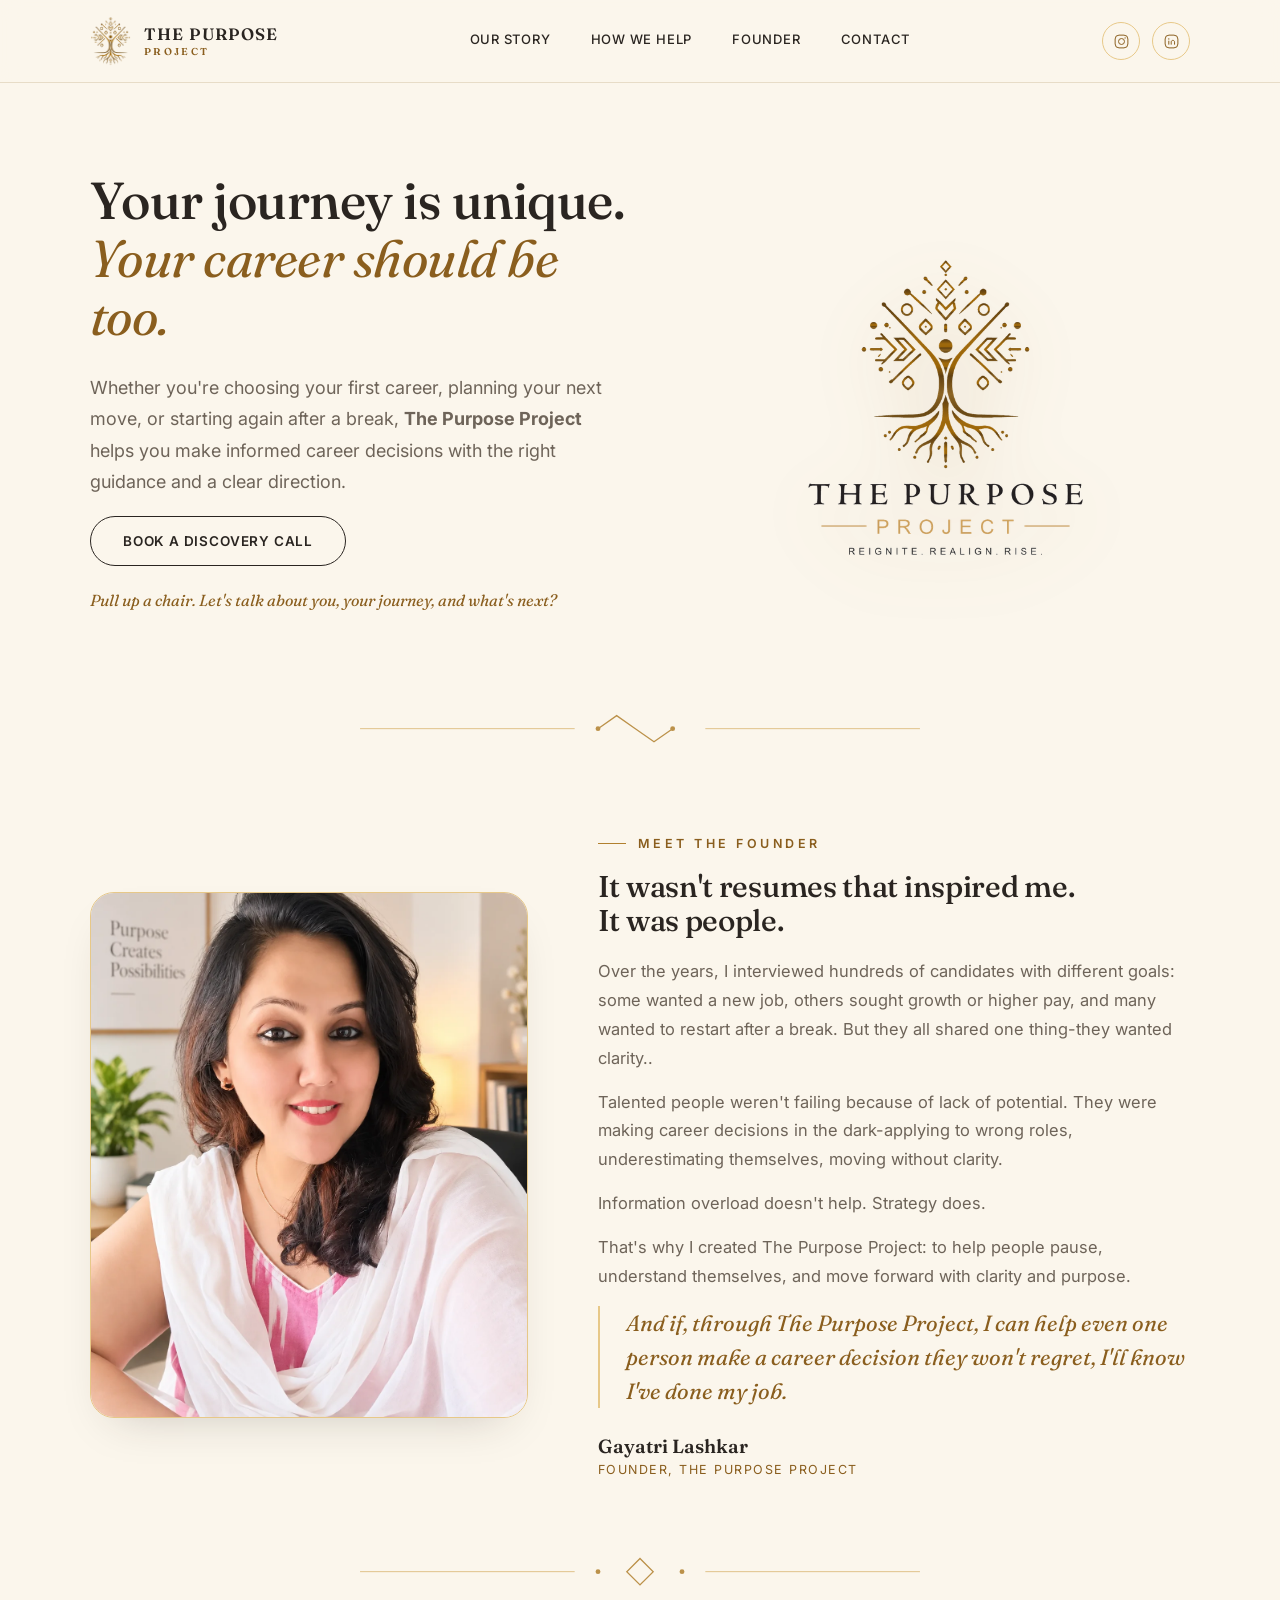
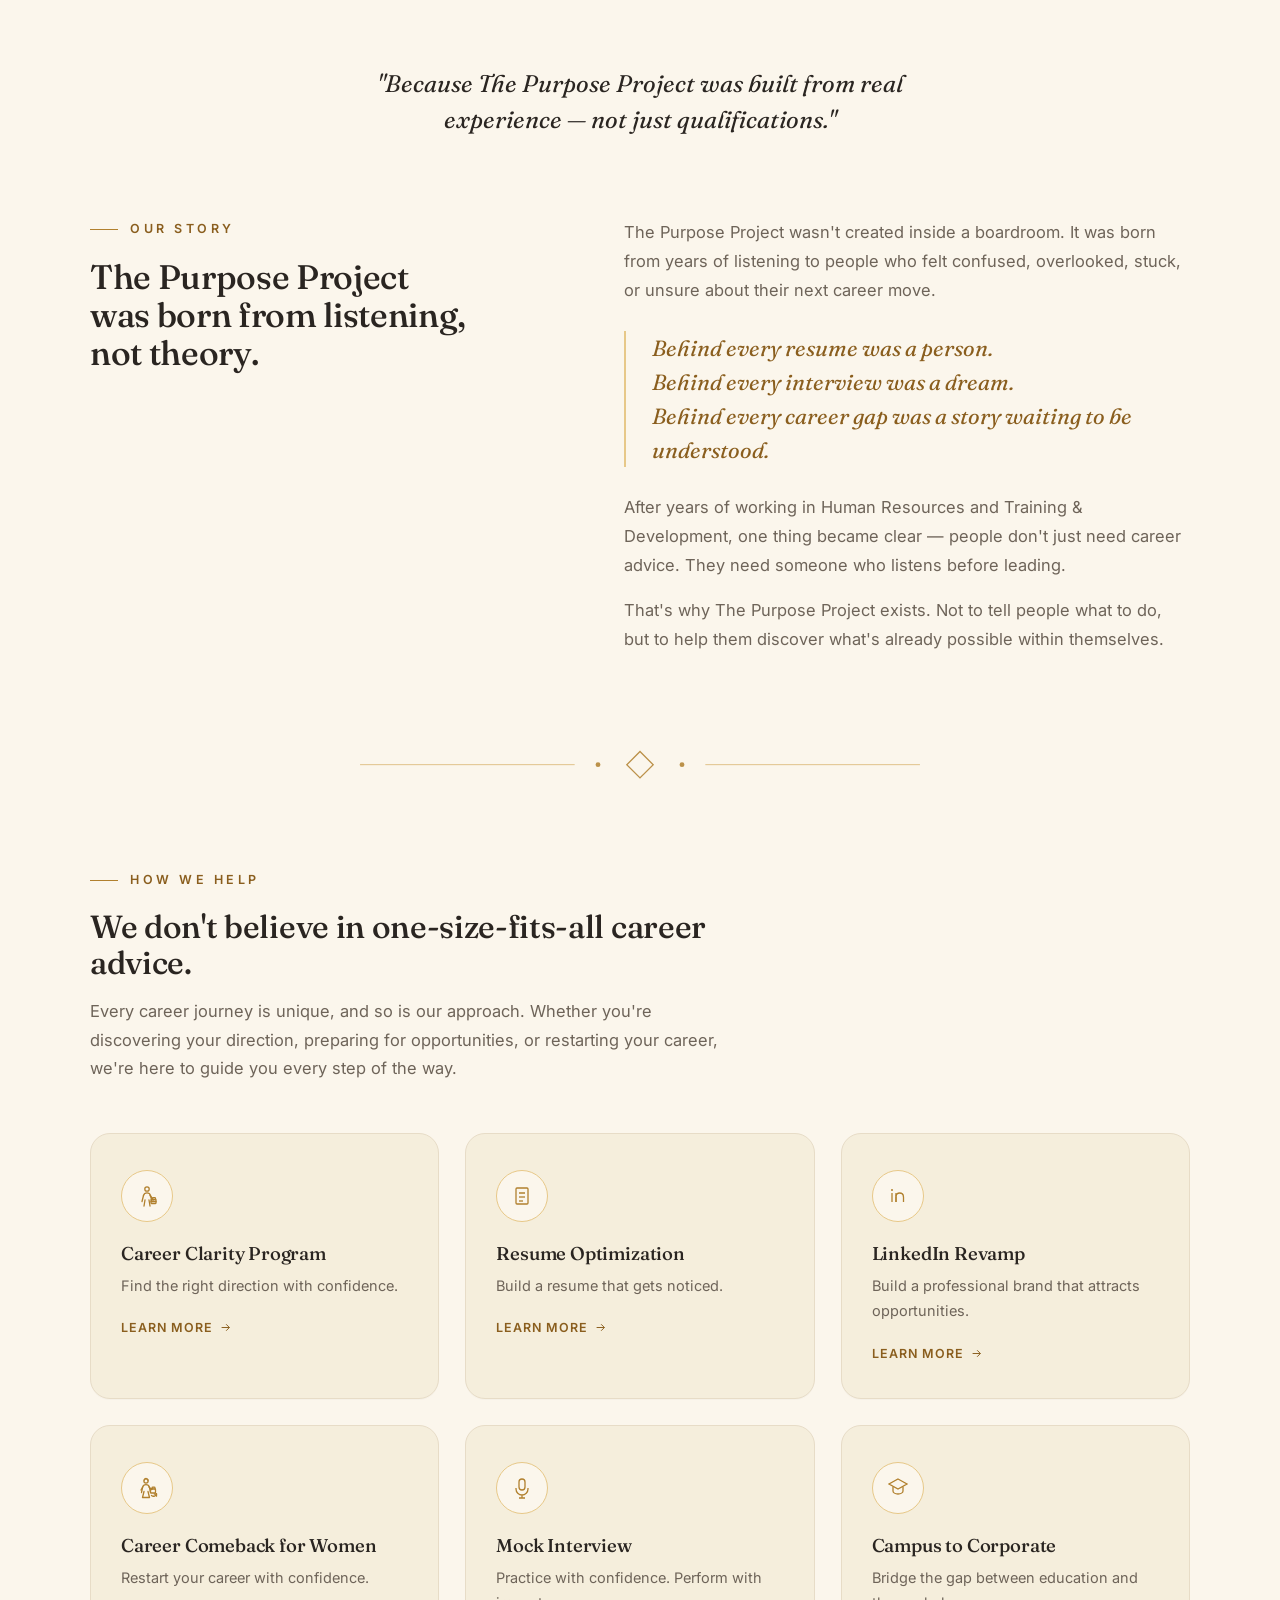
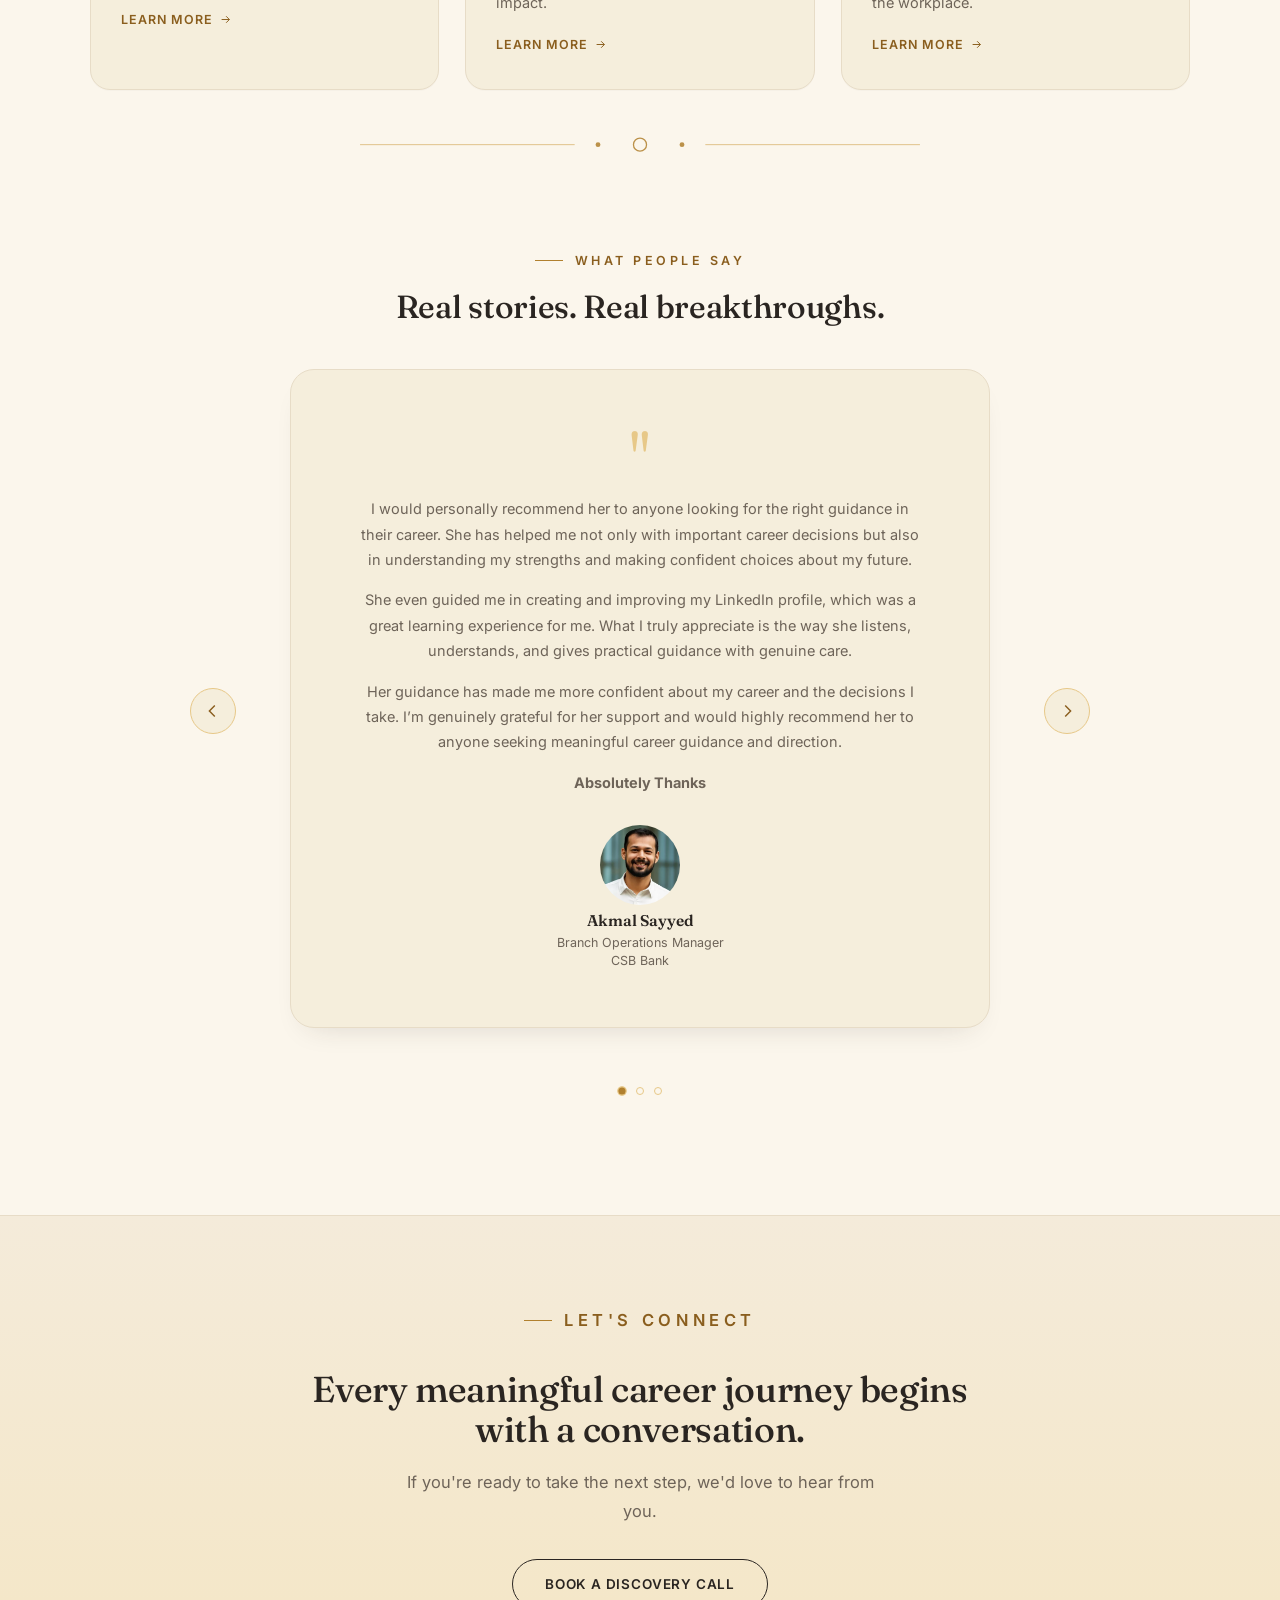
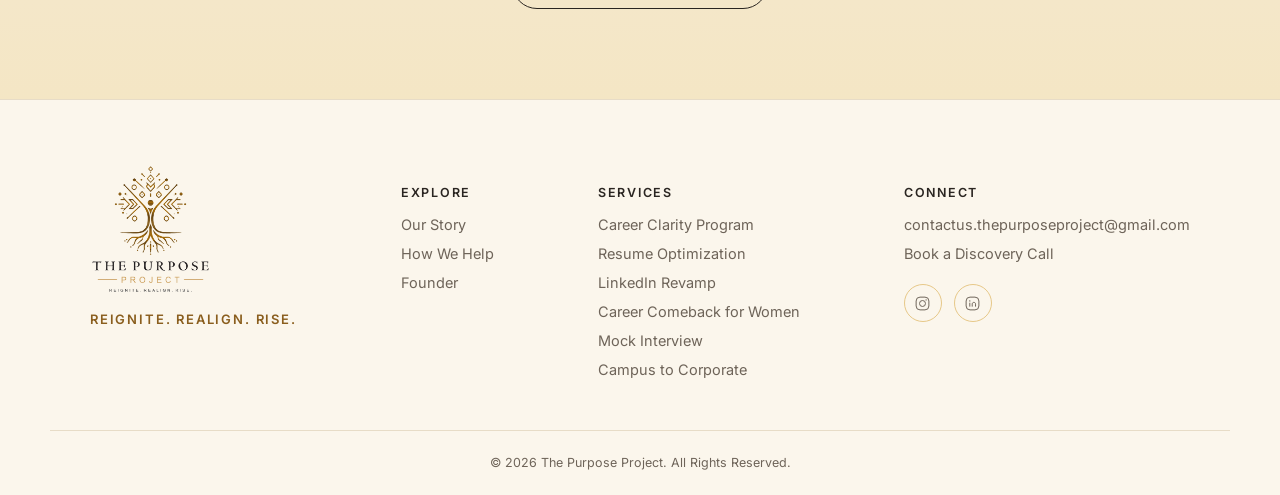
<file: index.html>
<!DOCTYPE html>
<html lang="en">
<head>
<meta charset="UTF-8" />
<meta name="viewport" content="width=device-width, initial-scale=1.0" />
<title>The Purpose Project - Homepage Concept</title>
<link rel="icon" type="image/x-icon" href="./images/favicon.ico">
<link rel="preconnect" href="https://fonts.googleapis.com">
<link rel="preconnect" href="https://fonts.gstatic.com" crossorigin>
<link href="https://fonts.googleapis.com/css2?family=Fraunces:ital,opsz,wght@0,9..144,300;0,9..144,400;0,9..144,500;0,9..144,600;1,9..144,400;1,9..144,500&family=Inter:wght@400;500;600;700&display=swap" rel="stylesheet">
<link rel="stylesheet" href="css/style.css">
</head>
<body>

<header>
  <nav class="wrap">
    <a href="./index.html" class="brand">
        <img src="images/logo-icon.png" alt="The Purpose Project mark" />
        <div class="brand-text"><b>THE PURPOSE</b><span>PROJECT</span></div>
    </a>
    <div class="navlinks" id="navlinks">
      <a href="./index.html#story">Our Story</a>
      <a href="./index.html#help">How We Help</a>
      <a href="./index.html#founder">Founder</a>
      <a href="./index.html#connect">Contact</a>
    </div>
    <div class="nav-social">
      <a class="social-icon" href="https://www.instagram.com/the_purpose.project?igsi=Y3A2YWVzZHJoMDlv" target="_blank" rel="noopener noreferrer" aria-label="The Purpose Project on Instagram"><svg viewBox="0 0 24 24" fill="none" stroke="currentColor" stroke-width="1.4"><rect x="3" y="3" width="18" height="18" rx="5.5"/><circle cx="12" cy="12" r="4.2"/><circle cx="17.1" cy="6.9" r="0.9" fill="currentColor" stroke="none"/></svg></a>
      <a class="social-icon" href="https://www.linkedin.com/in/gayatri-lashkar-7b5557208" target="_blank" rel="noopener noreferrer" aria-label="The Purpose Project on LinkedIn"><svg viewBox="0 0 24 24" fill="none" stroke="currentColor" stroke-width="1.4"><rect x="3" y="3" width="18" height="18" rx="5.5"/><circle cx="8.2" cy="8.3" r="1" fill="currentColor" stroke="none"/><line x1="8.2" y1="10.9" x2="8.2" y2="16.4"/><path d="M11.6 16.4v-3.5c0-1.55 1.05-2.5 2.4-2.5s2.3 0.95 2.3 2.5v3.5"/></svg></a>
    </div>
    <button class="menu-toggle" id="menuToggle" type="button" aria-label="Open menu" aria-expanded="false" aria-controls="mobileMenu">
      <span></span><span></span><span></span>
    </button>
  </nav>
  <div class="mobile-menu" id="mobileMenu">
    <a href="./index.html#story">Our Story</a>
    <a href="./index.html#help">How We Help</a>
    <a href="./index.html#founder">Founder</a>
    <a href="./index.html#connect">Contact</a>
    <div class="mobile-social">
      <a class="social-icon" href="https://www.instagram.com/the_purpose.project?igsi=Y3A2YWVzZHJoMDlv" target="_blank" rel="noopener noreferrer" aria-label="The Purpose Project on Instagram"><svg viewBox="0 0 24 24" fill="none" stroke="currentColor" stroke-width="1.4"><rect x="3" y="3" width="18" height="18" rx="5.5"/><circle cx="12" cy="12" r="4.2"/><circle cx="17.1" cy="6.9" r="0.9" fill="currentColor" stroke="none"/></svg></a>
      <a class="social-icon" href="https://www.linkedin.com/in/gayatri-lashkar-7b5557208" target="_blank" rel="noopener noreferrer" aria-label="The Purpose Project on LinkedIn"><svg viewBox="0 0 24 24" fill="none" stroke="currentColor" stroke-width="1.4"><rect x="3" y="3" width="18" height="18" rx="5.5"/><circle cx="8.2" cy="8.3" r="1" fill="currentColor" stroke="none"/><line x1="8.2" y1="10.9" x2="8.2" y2="16.4"/><path d="M11.6 16.4v-3.5c0-1.55 1.05-2.5 2.4-2.5s2.3 0.95 2.3 2.5v3.5"/></svg></a>
    </div>
  </div>
</header>

<section class="hero">
  <div class="wrap">
    <div class="hero-copy reveal">
      <!-- <p class="eyebrow">Reignite &nbsp;·&nbsp; Realign &nbsp;·&nbsp; Rise</p> -->
      <h1>Your journey is unique. <em>Your career should be too.</em></h1>
      <p class="lead">Whether you're choosing your first career, planning your next move, or starting again after a break, <strong>The Purpose Project</strong> helps you make informed career decisions with the right guidance and a clear direction.</p>
      <div class="hero-cta">
        <a class="btn btn-secondary" href="./book-a-career-conversation.html">Book a Discovery Call</a>
        <!-- <a class="btn btn-secondary" href="#connect">Chat on WhatsApp</a> -->
      </div>
      <p class="hero-note">Pull up a chair. Let's talk about you, your journey, and what's next?</p>
    </div>
    <div class="hero-visual">
      <div class="brand-emblem reveal">
        <!-- <span class="emblem-dot" style="width:6px;height:6px; top:4%; left:18%;"></span>
        <span class="emblem-dot" style="width:4px;height:4px; top:10%; right:12%; opacity:0.7;"></span>
        <span class="emblem-diamond" style="width:9px;height:9px; bottom:8%; left:8%;"></span>
        <span class="emblem-dot" style="width:5px;height:5px; bottom:4%; right:16%; opacity:0.8;"></span> -->
        <img src="images/logo-full.png" alt="The Purpose Project" />
      </div>
    </div>
  </div>
</section>

<div class="divider">
  <svg viewBox="0 0 600 40" xmlns="http://www.w3.org/2000/svg">
    <line x1="0" y1="20" x2="230" y2="20" stroke="#D9B570" stroke-width="1"/>
    <line x1="370" y1="20" x2="600" y2="20" stroke="#D9B570" stroke-width="1"/>
    <path d="M255 20 L275 6 L295 20 L315 34 L335 20" stroke="#B1802E" stroke-width="1.4" fill="none"/>
    <circle cx="255" cy="20" r="2.6" fill="#B1802E"/>
    <circle cx="335" cy="20" r="2.6" fill="#B1802E"/>
  </svg>
</div>


<section class="founder" id="founder">
  <div class="wrap">
    <div class="founder-photo reveal">
      <img src="images/gayatri-lashkar.webp" alt="Founder of The Purpose Project" />
    </div>
    <div class="founder-copy reveal">
      <p class="eyebrow">Meet the Founder</p>
      <h2>It wasn't resumes that inspired me. It was people.</h2>
      <p>Over the years, I interviewed hundreds of candidates with different goals: some wanted a new job, others sought growth or higher pay, and many wanted to restart after a break. But they all shared one thing-they wanted clarity..</p>
      <p>Talented people weren't failing because of lack of potential. They were making career decisions in the dark-applying to wrong roles, underestimating themselves, moving without clarity.</p>
      <p>Information overload doesn't help. Strategy does.</p>
      <p>That's why I created The Purpose Project: to help people pause, understand themselves, and move forward with clarity and purpose.</p>
      <div class="pull-quote" style="margin-top:8px;">And if, through The Purpose Project, I can help even one person make a career decision they won't regret, I'll know I've done my job.</div>
      <div class="founder-name">
        <div class="fn">Gayatri Lashkar</div>
        <div class="ft">Founder, The Purpose Project</div>
      </div>
    </div>
  </div>
</section>


<!-- <section class="vm">
  <div class="wrap">
    <div class="grid">
      <div class="vm-card reveal">
        <svg class="mark" viewBox="0 0 34 34" fill="none" stroke="#B1802E" stroke-width="1.2"><path d="M17 4L27 17L17 30L7 17Z"/><circle cx="17" cy="17" r="2.4" fill="#B1802E" stroke="none"/></svg>
        <p class="eyebrow" style="margin-bottom:10px;">Our Vision</p>
        <h3>We envision a world where every individual makes career decisions with confidence, clarity, and purpose.</h3>
        <p>We believe careers should never be built on confusion, fear, or pressure. Every individual deserves the confidence to choose a path that aligns with their strengths, aspirations, and potential.</p>
      </div>
      <div class="vm-card reveal">
        <svg class="mark" viewBox="0 0 34 34" fill="none" stroke="#B1802E" stroke-width="1.2"><circle cx="17" cy="17" r="13"/><circle cx="17" cy="17" r="3" fill="#B1802E" stroke="none"/></svg>
        <p class="eyebrow" style="margin-bottom:10px;">Our Mission</p>
        <h3>To empower individuals with the guidance, tools, and confidence to build careers they are proud of.</h3>
        <p>We combine practical career strategies with personalised guidance to help people make informed decisions, build confidence, and take meaningful action towards their goals.</p>
      </div>
    </div>
  </div>
</section> -->

<div class="divider divider-middle">
  <svg viewBox="0 0 600 40" xmlns="http://www.w3.org/2000/svg">
    <line x1="0" y1="20" x2="230" y2="20" stroke="#D9B570" stroke-width="1"/>
    <line x1="370" y1="20" x2="600" y2="20" stroke="#D9B570" stroke-width="1"/>
    <rect x="290" y="10" width="20" height="20" transform="rotate(45 300 20)" fill="none" stroke="#B1802E" stroke-width="1.4"/>
    <circle cx="255" cy="20" r="2.6" fill="#B1802E"/>
    <circle cx="345" cy="20" r="2.6" fill="#B1802E"/>
  </svg>
</div>


<section class="bridge">
  <div class="wrap">
    <p>"Because The Purpose Project was built from real experience — not just qualifications."</p>
  </div>
</section>

<section class="story" id="story">
  <div class="wrap">
    <div class="reveal">
      <p class="eyebrow">Our Story</p>
      <h2>The Purpose Project<br>was born from listening,<br>not theory.</h2>
    </div>
    <div class="story-copy reveal">
      <p>The Purpose Project wasn't created inside a boardroom. It was born from years of listening to people who felt confused, overlooked, stuck, or unsure about their next career move.</p>
      <div class="pull-quote">Behind every resume was a person.<br>Behind every interview was a dream.<br>Behind every career gap was a story waiting to be understood.</div>
      <p>After years of working in Human Resources and Training &amp; Development, one thing became clear — people don't just need career advice. They need someone who listens before leading.</p>
      <p>That's why The Purpose Project exists. Not to tell people what to do, but to help them discover what's already possible within themselves.</p>
    </div>
  </div>
</section>

<div class="divider divider-middle">
  <svg viewBox="0 0 600 40" xmlns="http://www.w3.org/2000/svg">
    <line x1="0" y1="20" x2="230" y2="20" stroke="#D9B570" stroke-width="1"/>
    <line x1="370" y1="20" x2="600" y2="20" stroke="#D9B570" stroke-width="1"/>
    <rect x="290" y="10" width="20" height="20" transform="rotate(45 300 20)" fill="none" stroke="#B1802E" stroke-width="1.4"/>
    <circle cx="255" cy="20" r="2.6" fill="#B1802E"/>
    <circle cx="345" cy="20" r="2.6" fill="#B1802E"/>
  </svg>
</div>


<section class="help" id="help">
  <div class="wrap">
    <div class="help-head">
      <p class="eyebrow">How We Help</p>
      <h2>We don't believe in one-size-fits-all career advice.</h2>
      <p>Every career journey is unique, and so is our approach. Whether you're discovering your direction, preparing for opportunities, or restarting your career, we're here to guide you every step of the way.</p>
    </div>
    <div class="services-grid">

      <div class="service-card reveal">
        <div class="icon"><svg viewBox="0 0 24 24" fill="none" stroke="currentColor" stroke-width="1.3" stroke-linecap="round" stroke-linejoin="round">
         <!-- Head -->
        <circle cx="12" cy="5" r="2.2"/>

        <!-- Body -->
        <path d="M8.5 11.5C9 9.8 10 8.8 12 8.8C14 8.8 15 9.8 15.5 11.5L17 17.5"/>
        <path d="M8.5 11.5L7 17.5"/>

        <!-- Legs -->
        <path d="M10 16L9 22"/>
        <path d="M14 16L15 22"/>

        <!-- Arm holding bag -->
        <path d="M15 11.5L17.5 14.5L18.5 16"/>

        <!-- Office / briefcase bag -->
        <rect x="16" y="15.5" width="5" height="4" rx=".5"/>
        <path d="M17.5 15.5V14.5C17.5 14 17.9 13.7 18.4 13.7H19.6C20.1 13.7 20.5 14 20.5 14.5V15.5"/>
        <path d="M16 17.5H21"/>
      </svg></div>
        <h4>Career Clarity Program</h4>
        <p>Find the right direction with confidence.</p>
        <a class="learn" href="./career-clarity-program.html">Learn More <svg viewBox="0 0 20 20" fill="none" stroke="#8A5E1E" stroke-width="1.5"><path d="M4 10h12M11 5l5 5-5 5"/></svg></a>
      </div>

      <div class="service-card reveal">
        <div class="icon"><svg viewBox="0 0 24 24" fill="none" stroke="currentColor" stroke-width="1.3"><rect x="6" y="4" width="12" height="16" rx="1"/><line x1="9" y1="9" x2="15" y2="9"/><line x1="9" y1="13" x2="15" y2="13"/><line x1="9" y1="17" x2="13" y2="17"/></svg></div>
        <h4>Resume Optimization</h4>
        <p>Build a resume that gets noticed.</p>
        <a class="learn" href="./resume-optimization.html">Learn More <svg viewBox="0 0 20 20" fill="none" stroke="#8A5E1E" stroke-width="1.5"><path d="M4 10h12M11 5l5 5-5 5"/></svg></a>
      </div>

      <div class="service-card reveal">
        <div class="icon"><svg viewBox="0 0 24 24" fill="none" stroke="currentColor" stroke-width="1.3">
    <path d="M6 9V18"/>
    <path d="M6 6.5V6.6"/>
    <path d="M10 18V9"/>
    <path d="M10 12.8C10 10.6 11.4 9 13.7 9C16 9 17.5 10.5 17.5 13.2V18"/>
    <path d="M10 13V18"/>
    <circle cx="6" cy="6" r="1" fill="currentColor" stroke="none"/>
</svg></div>
        <h4>LinkedIn Revamp</h4>
        <p>Build a professional brand that attracts opportunities.</p>
        <a class="learn" href="./linkedin-revamp.html">Learn More <svg viewBox="0 0 20 20" fill="none" stroke="#8A5E1E" stroke-width="1.5"><path d="M4 10h12M11 5l5 5-5 5"/></svg></a>
      </div>

      <div class="service-card reveal">
        <div class="icon">
          <svg viewBox="0 0 24 24" fill="none" stroke="currentColor" stroke-width="1.3" stroke-linecap="round" stroke-linejoin="round">
            <!-- Head -->
            <circle cx="11" cy="5" r="2.1"/>

            <!-- Hair -->
            <path d="M9.2 4.2C9.5 2.9 10.4 2.3 11.5 2.6C12.5 2.8 13.1 3.6 13 4.6"/>

            <!-- Body -->
            <path d="M7.5 11.5C8 9.7 9.2 8.7 11 8.7C12.8 8.7 14 9.7 14.5 11.5L15.5 16.5"/>
            <path d="M7.5 11.5L6.5 16.5"/>

            <!-- Arms -->
            <path d="M14 11L16.5 13.5L18 12"/>
            <path d="M7.5 11.5L6 14"/>

            <!-- Skirt / lower body -->
            <path d="M9 15.5L7.5 21.5H14.5L13 15.5"/>

            <!-- Briefcase -->
            <rect x="15.5" y="13" width="5" height="4" rx=".5"/>
            <path d="M17 13V12C17 11.5 17.4 11.2 17.9 11.2H19.1C19.6 11.2 20 11.5 20 12V13"/>

            <!-- Comeback / upward arrow -->
            <path d="M16.5 19.5C18.5 21 21 20 21.5 18"/>
            <path d="M21.5 18V20.2"/>
            <path d="M21.5 18H19.3"/>
          </svg>
        </div>
        <h4>Career Comeback for Women</h4>
        <p>Restart your career with confidence.</p>
        <a class="learn" href="./career-comeback-for-women.html">Learn More <svg viewBox="0 0 20 20" fill="none" stroke="#8A5E1E" stroke-width="1.5"><path d="M4 10h12M11 5l5 5-5 5"/></svg></a>
      </div>

      <div class="service-card reveal">
        <div class="icon"><svg viewBox="0 0 24 24" fill="none" stroke="currentColor" stroke-width="1.3"><rect x="9" y="3" width="6" height="11" rx="3"/><path d="M6 12v1a6 6 0 0012 0v-1M12 19v3M9 22h6"/></svg></div>
        <h4>Mock Interview</h4>
        <p>Practice with confidence. Perform with impact.</p>
        <a class="learn" href="./mock-interview.html">Learn More <svg viewBox="0 0 20 20" fill="none" stroke="#8A5E1E" stroke-width="1.5"><path d="M4 10h12M11 5l5 5-5 5"/></svg></a>
      </div>

      <div class="service-card reveal">
        <div class="icon"><svg viewBox="0 0 24 24" fill="none" stroke="currentColor" stroke-width="1.3"><path d="M12 3L21 8L12 13L3 8Z"/><path d="M7 10.5V15C7 16.5 9 18 12 18C15 18 17 16.5 17 15V10.5"/></svg></div>
        <h4>Campus to Corporate</h4>
        <p>Bridge the gap between education and the workplace.</p>
        <a class="learn" href="./campus-to-corporate.html">Learn More <svg viewBox="0 0 20 20" fill="none" stroke="#8A5E1E" stroke-width="1.5"><path d="M4 10h12M11 5l5 5-5 5"/></svg></a>
      </div>

    </div>
  </div>
</section>

<div class="divider">
  <svg viewBox="0 0 600 40" xmlns="http://www.w3.org/2000/svg">
    <line x1="0" y1="20" x2="230" y2="20" stroke="#D9B570" stroke-width="1"/>
    <line x1="370" y1="20" x2="600" y2="20" stroke="#D9B570" stroke-width="1"/>
    <circle cx="300" cy="20" r="7" fill="none" stroke="#B1802E" stroke-width="1.4"/>
    <circle cx="255" cy="20" r="2.6" fill="#B1802E"/>
    <circle cx="345" cy="20" r="2.6" fill="#B1802E"/>
  </svg>
</div>

<!-- Dummy testimonials — replace with real client testimonials when available -->
<section class="testimonials" id="testimonials">
  <div class="wrap">
    <p class="eyebrow" style="justify-content:center;">What People Say</p>
    <h2 style="text-align:center; font-size:32px; margin-bottom:40px;">Real stories. Real breakthroughs.</h2>
    <div class="ts-slider">
      <button class="ts-arrow ts-prev" id="tsPrev" type="button" aria-label="Previous testimonial">
        <svg viewBox="0 0 20 20" fill="none" stroke="currentColor" stroke-width="1.6"><path d="M12 4l-6 6 6 6"/></svg>
      </button>
      <div class="ts-viewport">
        <div class="ts-track" id="tsTrack">
          <div class="ts-slide">
            <div class="testimonial-card">
              <div class="quote-mark">"</div>
              <div class="testmonialMessage">
                <p>I would personally recommend her to anyone looking for the right guidance in their career. She has helped me not only with important career decisions but also in understanding my strengths and making confident choices about my future.</p>
                <p>She even guided me in creating and improving my LinkedIn profile, which was a great learning experience for me. What I truly appreciate is the way she listens, understands, and gives practical guidance with genuine care.</p>
                <p>Her guidance has made me more confident about my career and the decisions I take. I’m genuinely grateful for her support and would highly recommend her to anyone seeking meaningful career guidance and direction.</p>
                <p><strong>Absolutely Thanks</strong></p>
              </div>
              <div class="testimonial-author">
                <div>
                  <div class="ts-avatar"><img src="./images/avatar1.webp" alt="Akmal Sayyed"></div>
                  <div class="ta-name">Akmal Sayyed</div>
                  <div class="ta-role">Branch Operations Manager</div>
                  <div class="ta-role">CSB Bank</div>
                </div>
              </div>
            </div>
          </div>
          <div class="ts-slide">
            <div class="testimonial-card">
              <div class="quote-mark">"</div>
              <div class="testmonialMessage">
                <p>I consulted Gayatri Ma'am for a review of my LinkedIn profile and resume. Her insights on structuring the About section and highlighting technical skills were practical and effective. Shortly after implementing the changes, my profile engagement saw a significant uptick. She is very approachable and gives clear, actionable feedback for students looking to improve their digital presence.</p>
                <p><strong>Best Regards</strong></p>
              </div>
              <div class="testimonial-author">
                <div>
                  <div class="ts-avatar"><img src="./images/avatar2.webp" alt="Soham Kalgutkar"></div>
                  <div class="ta-name">Soham Kalgutkar </div>
                  <div class="ta-role">AI/ML Researcher | Full Stack Developver</div>
                  <div class="ta-role">Final Year Engineering Student.</div>
                </div>
              </div>
            </div>
          </div>
            <div class="ts-slide">
            <div class="testimonial-card">
              <div class="quote-mark">"</div>
              <div class="testmonialMessage">
                <p>I highly recommend Gayatri! Having worked alongside her at FSS, I can confidently attest to her dedication, vocal support, and genuine desire to help others succeed.</p>
                <p>When I re-entered the job market after a career break, I reached out to her about my situation and concerns. Gayatri was all ears—an exceptionally active, empathetic listener who truly understands the nuances of career transitions. She thoroughly reviewed my CV and LinkedIn profile, providing actionable recommendations to ensure my background gained maximum visibility among top corporate recruiters. Beyond profile optimization, she provided invaluable interview preparation, giving honest, constructive feedback to pinpoint areas for improvement.</p>
                <p>Gayatri's guidance, expertise, and encouragement make her an incredible asset to any candidate navigating their career journey.</p>
              </div>
              <div class="testimonial-author">
                <div>
                  <div class="ts-avatar"><img src="./images/avatar3.webp" alt="Malarvizhi Natarajan"></div>
                  <div class="ta-name">Malarvizhi Natarajan</div>
                </div>
              </div>
            </div>
          </div>
        </div>
      </div>
      <button class="ts-arrow ts-next" id="tsNext" type="button" aria-label="Next testimonial">
        <svg viewBox="0 0 20 20" fill="none" stroke="currentColor" stroke-width="1.6"><path d="M8 4l6 6-6 6"/></svg>
      </button>
    </div>
    <div class="ts-dots" id="tsDots">
      <button class="ts-dot is-active" type="button" data-index="0" aria-label="Testimonial 1"></button>
      <button class="ts-dot" type="button" data-index="1" aria-label="Testimonial 2"></button>
      <button class="ts-dot" type="button" data-index="2" aria-label="Testimonial 3"></button>
    </div>
  </div>
</section>

<section class="connect" id="connect">
  <div class="wrap">
    <p class="eyebrow" style="justify-content:center;">Let's Connect</p>
    <h2>Every meaningful career journey begins with a conversation.</h2>
    <p>If you're ready to take the next step, we'd love to hear from you.</p>
    <div class="connect-cta reveal">
      <a class="btn btn-secondary" href="./book-a-career-conversation.html">Book a Discovery Call</a>
      <!-- <a class="btn btn-secondary" href="#">Chat with us on WhatsApp</a> -->
    </div>
  </div>
</section>

<footer>
  <div class="wrap">
    <div class="foot-brand">
      <a href="./index.html"><img src="images/logo-full.png" alt="The Purpose Project" /></a>
      <p>Reignite. Realign. Rise.</p>
    </div>
    <div class="foot-col">
      <h5>Explore</h5>
      <a href="#story">Our Story</a>
      <a href="#help">How We Help</a>
      <a href="#founder">Founder</a>
    </div>
    <div class="foot-col">
      <h5>Services</h5>
      <a href="./career-clarity-program.html">Career Clarity Program</a>
      <a href="./resume-optimization.html">Resume Optimization</a>
      <a href="./linkedin-revamp.html">LinkedIn Revamp</a>
      <a href="./career-comeback-for-women.html">Career Comeback for Women</a>
      <a href="./mock-interview.html">Mock Interview</a>
      <a href="./campus-to-corporate.html">Campus to Corporate</a>
    </div>
    <div class="foot-col">
      <h5>Connect</h5>
      <a href="mailto:contactus.thepurposeproject@gmail.com">contactus.thepurposeproject@gmail.com</a>
      <!-- <a href="#">Chat on WhatsApp</a> -->
      <a href="./book-a-career-conversation.html">Book a Discovery Call</a>
      <div class="foot-social">
        <a class="social-icon" href="https://www.instagram.com/the_purpose.project?igsi=Y3A2YWVzZHJoMDlv" target="_blank" rel="noopener noreferrer" aria-label="The Purpose Project on Instagram"><svg viewBox="0 0 24 24" fill="none" stroke="currentColor" stroke-width="1.4"><rect x="3" y="3" width="18" height="18" rx="5.5"/><circle cx="12" cy="12" r="4.2"/><circle cx="17.1" cy="6.9" r="0.9" fill="currentColor" stroke="none"/></svg></a>
        <a class="social-icon" href="https://www.linkedin.com/in/gayatri-lashkar-7b5557208" target="_blank" rel="noopener noreferrer" aria-label="The Purpose Project on LinkedIn"><svg viewBox="0 0 24 24" fill="none" stroke="currentColor" stroke-width="1.4"><rect x="3" y="3" width="18" height="18" rx="5.5"/><circle cx="8.2" cy="8.3" r="1" fill="currentColor" stroke="none"/><line x1="8.2" y1="10.9" x2="8.2" y2="16.4"/><path d="M11.6 16.4v-3.5c0-1.55 1.05-2.5 2.4-2.5s2.3 0.95 2.3 2.5v3.5"/></svg></a>
      </div>
    </div>
  </div>
  <div class="foot-bottom">
    <span>© 2026 The Purpose Project. All Rights Reserved.</span>
  </div>
</footer>

<script src="js/main.js"></script>
</body>
</html>
</file>
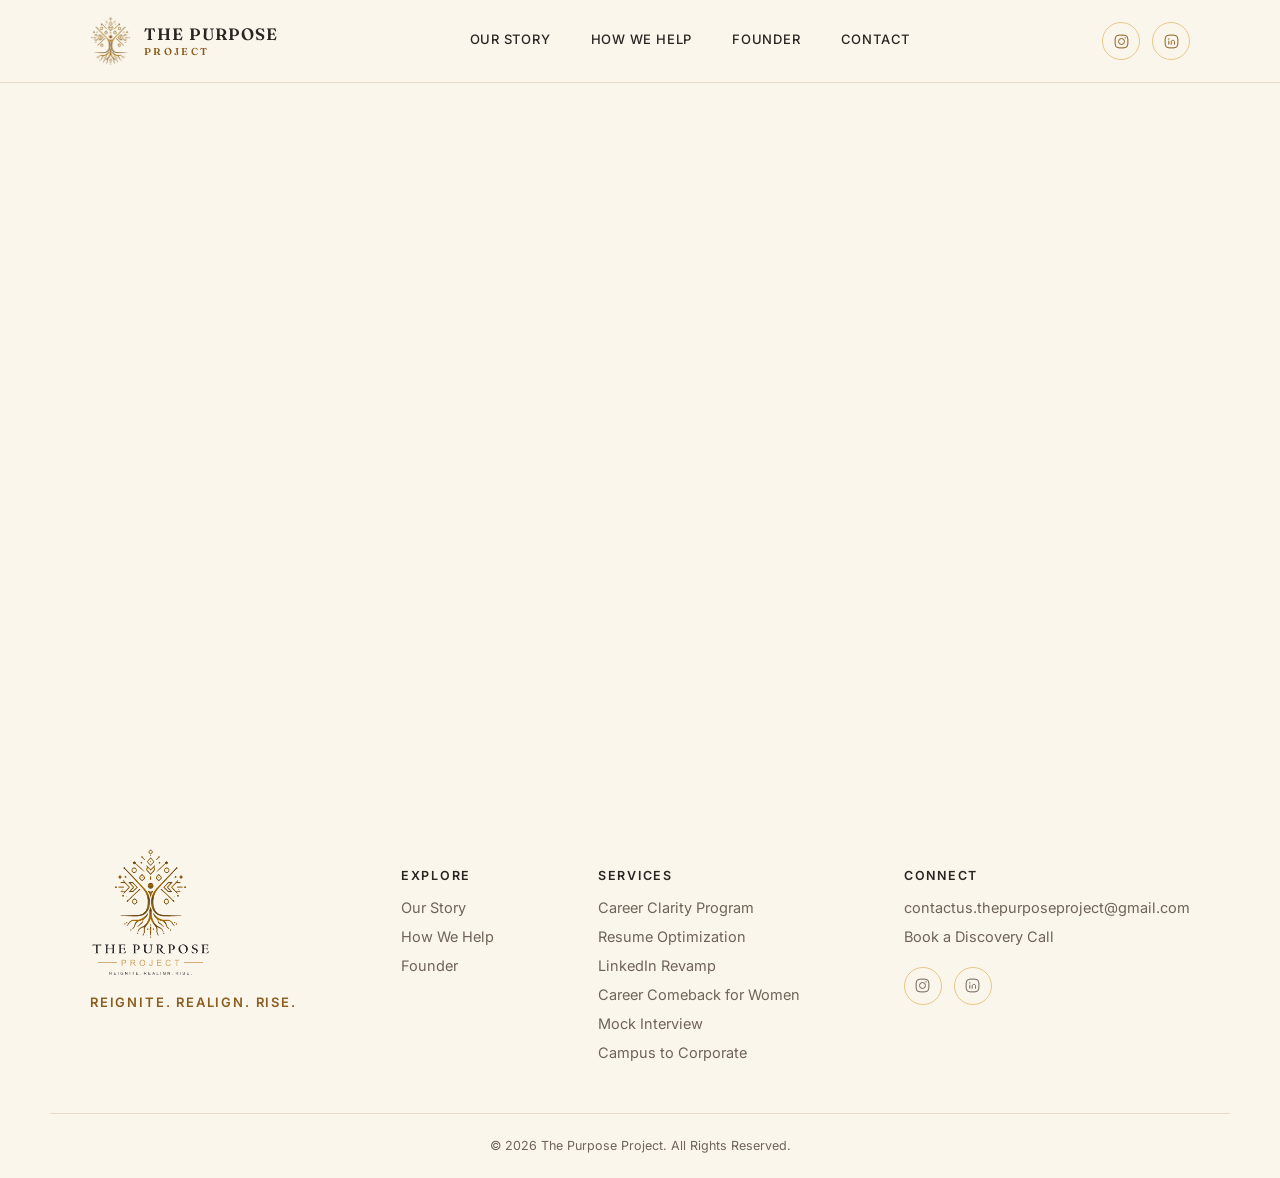
<file: book-a-career-conversation.html>
<!DOCTYPE html>
<html lang="en">
<head>
<meta charset="UTF-8" />
<meta name="viewport" content="width=device-width, initial-scale=1.0" />
<title>The Purpose Project - Homepage Concept</title>
<link rel="icon" type="image/x-icon" href="./images/favicon.ico">
<link rel="preconnect" href="https://fonts.googleapis.com">
<link rel="preconnect" href="https://fonts.gstatic.com" crossorigin>
<link href="https://fonts.googleapis.com/css2?family=Fraunces:ital,opsz,wght@0,9..144,300;0,9..144,400;0,9..144,500;0,9..144,600;1,9..144,400;1,9..144,500&family=Inter:wght@400;500;600;700&display=swap" rel="stylesheet">
<link rel="stylesheet" href="css/style.css">
</head>
<body>

<header>
  <nav class="wrap">
    <a href="./index.html" class="brand">
        <img src="images/logo-icon.png" alt="The Purpose Project mark" />
        <div class="brand-text"><b>THE PURPOSE</b><span>PROJECT</span></div>
    </a>
    <div class="navlinks" id="navlinks">
    <a href="./index.html#story">Our Story</a>
    <a href="./index.html#help">How We Help</a>
    <a href="./index.html#founder">Founder</a>
    <a href="./index.html#connect">Contact</a>
    </div>
    <div class="nav-social">
      <a class="social-icon" href="https://www.instagram.com/the_purpose.project?igsi=Y3A2YWVzZHJoMDlv" target="_blank" rel="noopener noreferrer" aria-label="The Purpose Project on Instagram"><svg viewBox="0 0 24 24" fill="none" stroke="currentColor" stroke-width="1.4"><rect x="3" y="3" width="18" height="18" rx="5.5"/><circle cx="12" cy="12" r="4.2"/><circle cx="17.1" cy="6.9" r="0.9" fill="currentColor" stroke="none"/></svg></a>
      <a class="social-icon" href="https://www.linkedin.com/in/gayatri-lashkar-7b5557208" target="_blank" rel="noopener noreferrer" aria-label="The Purpose Project on LinkedIn"><svg viewBox="0 0 24 24" fill="none" stroke="currentColor" stroke-width="1.4"><rect x="3" y="3" width="18" height="18" rx="5.5"/><circle cx="8.2" cy="8.3" r="1" fill="currentColor" stroke="none"/><line x1="8.2" y1="10.9" x2="8.2" y2="16.4"/><path d="M11.6 16.4v-3.5c0-1.55 1.05-2.5 2.4-2.5s2.3 0.95 2.3 2.5v3.5"/></svg></a>
    </div>
    <button class="menu-toggle" id="menuToggle" type="button" aria-label="Open menu" aria-expanded="false" aria-controls="mobileMenu">
      <span></span><span></span><span></span>
    </button>
  </nav>
  <div class="mobile-menu" id="mobileMenu">
    <a href="#story">Our Story</a>
    <a href="#help">How We Help</a>
    <a href="#founder">Founder</a>
    <a href="#connect">Contact</a>
    <div class="mobile-social">
      <a class="social-icon" href="https://www.instagram.com/the_purpose.project?igsi=Y3A2YWVzZHJoMDlv" target="_blank" rel="noopener noreferrer" aria-label="The Purpose Project on Instagram"><svg viewBox="0 0 24 24" fill="none" stroke="currentColor" stroke-width="1.4"><rect x="3" y="3" width="18" height="18" rx="5.5"/><circle cx="12" cy="12" r="4.2"/><circle cx="17.1" cy="6.9" r="0.9" fill="currentColor" stroke="none"/></svg></a>
      <a class="social-icon" href="https://www.linkedin.com/in/gayatri-lashkar-7b5557208" target="_blank" rel="noopener noreferrer" aria-label="The Purpose Project on LinkedIn"><svg viewBox="0 0 24 24" fill="none" stroke="currentColor" stroke-width="1.4"><rect x="3" y="3" width="18" height="18" rx="5.5"/><circle cx="8.2" cy="8.3" r="1" fill="currentColor" stroke="none"/><line x1="8.2" y1="10.9" x2="8.2" y2="16.4"/><path d="M11.6 16.4v-3.5c0-1.55 1.05-2.5 2.4-2.5s2.3 0.95 2.3 2.5v3.5"/></svg></a>
    </div>
  </div>
</header>

<div class="calendlyWrap">
  <!-- Calendly inline widget begin -->
  <div class="calendly-inline-widget" data-url="https://calendly.com/contactus-thepurposeproject/discovery-call" style="min-width:320px;height:700px;"></div>
  <script type="text/javascript" src="https://assets.calendly.com/assets/external/widget.js" async></script>
  <!-- Calendly inline widget end -->
</div>

<footer>
  <div class="wrap">
    <div class="foot-brand">
      <a href="./index.html"><img src="images/logo-full.png" alt="The Purpose Project" /></a>
      <p>Reignite. Realign. Rise.</p>
    </div>
    <div class="foot-col">
      <h5>Explore</h5>
      <a href="#story">Our Story</a>
      <a href="#help">How We Help</a>
      <a href="#founder">Founder</a>
    </div>
    <div class="foot-col">
      <h5>Services</h5>
      <a href="./career-clarity-program.html">Career Clarity Program</a>
      <a href="./resume-optimization.html">Resume Optimization</a>
      <a href="./linkedin-revamp.html">LinkedIn Revamp</a>
      <a href="./career-comeback-for-women.html">Career Comeback for Women</a>
      <a href="./mock-interview.html">Mock Interview</a>
      <a href="./campus-to-corporate.html">Campus to Corporate</a>
    </div>
    <div class="foot-col">
      <h5>Connect</h5>
      <a href="mailto:contactus.thepurposeproject@gmail.com">contactus.thepurposeproject@gmail.com</a>
      <!-- <a href="#">Chat on WhatsApp</a> -->
      <a href="./book-a-career-conversation.html">Book a Discovery Call</a>
      <div class="foot-social">
        <a class="social-icon" href="https://www.instagram.com/the_purpose.project?igsi=Y3A2YWVzZHJoMDlv" target="_blank" rel="noopener noreferrer" aria-label="The Purpose Project on Instagram"><svg viewBox="0 0 24 24" fill="none" stroke="currentColor" stroke-width="1.4"><rect x="3" y="3" width="18" height="18" rx="5.5"/><circle cx="12" cy="12" r="4.2"/><circle cx="17.1" cy="6.9" r="0.9" fill="currentColor" stroke="none"/></svg></a>
        <a class="social-icon" href="https://www.linkedin.com/in/gayatri-lashkar-7b5557208" target="_blank" rel="noopener noreferrer" aria-label="The Purpose Project on LinkedIn"><svg viewBox="0 0 24 24" fill="none" stroke="currentColor" stroke-width="1.4"><rect x="3" y="3" width="18" height="18" rx="5.5"/><circle cx="8.2" cy="8.3" r="1" fill="currentColor" stroke="none"/><line x1="8.2" y1="10.9" x2="8.2" y2="16.4"/><path d="M11.6 16.4v-3.5c0-1.55 1.05-2.5 2.4-2.5s2.3 0.95 2.3 2.5v3.5"/></svg></a>
      </div>
    </div>
  </div>
  <div class="foot-bottom">
    <span>© 2026 The Purpose Project. All Rights Reserved.</span>
  </div>
</footer>

<script src="js/main.js"></script>
</body>
</html>
</file>
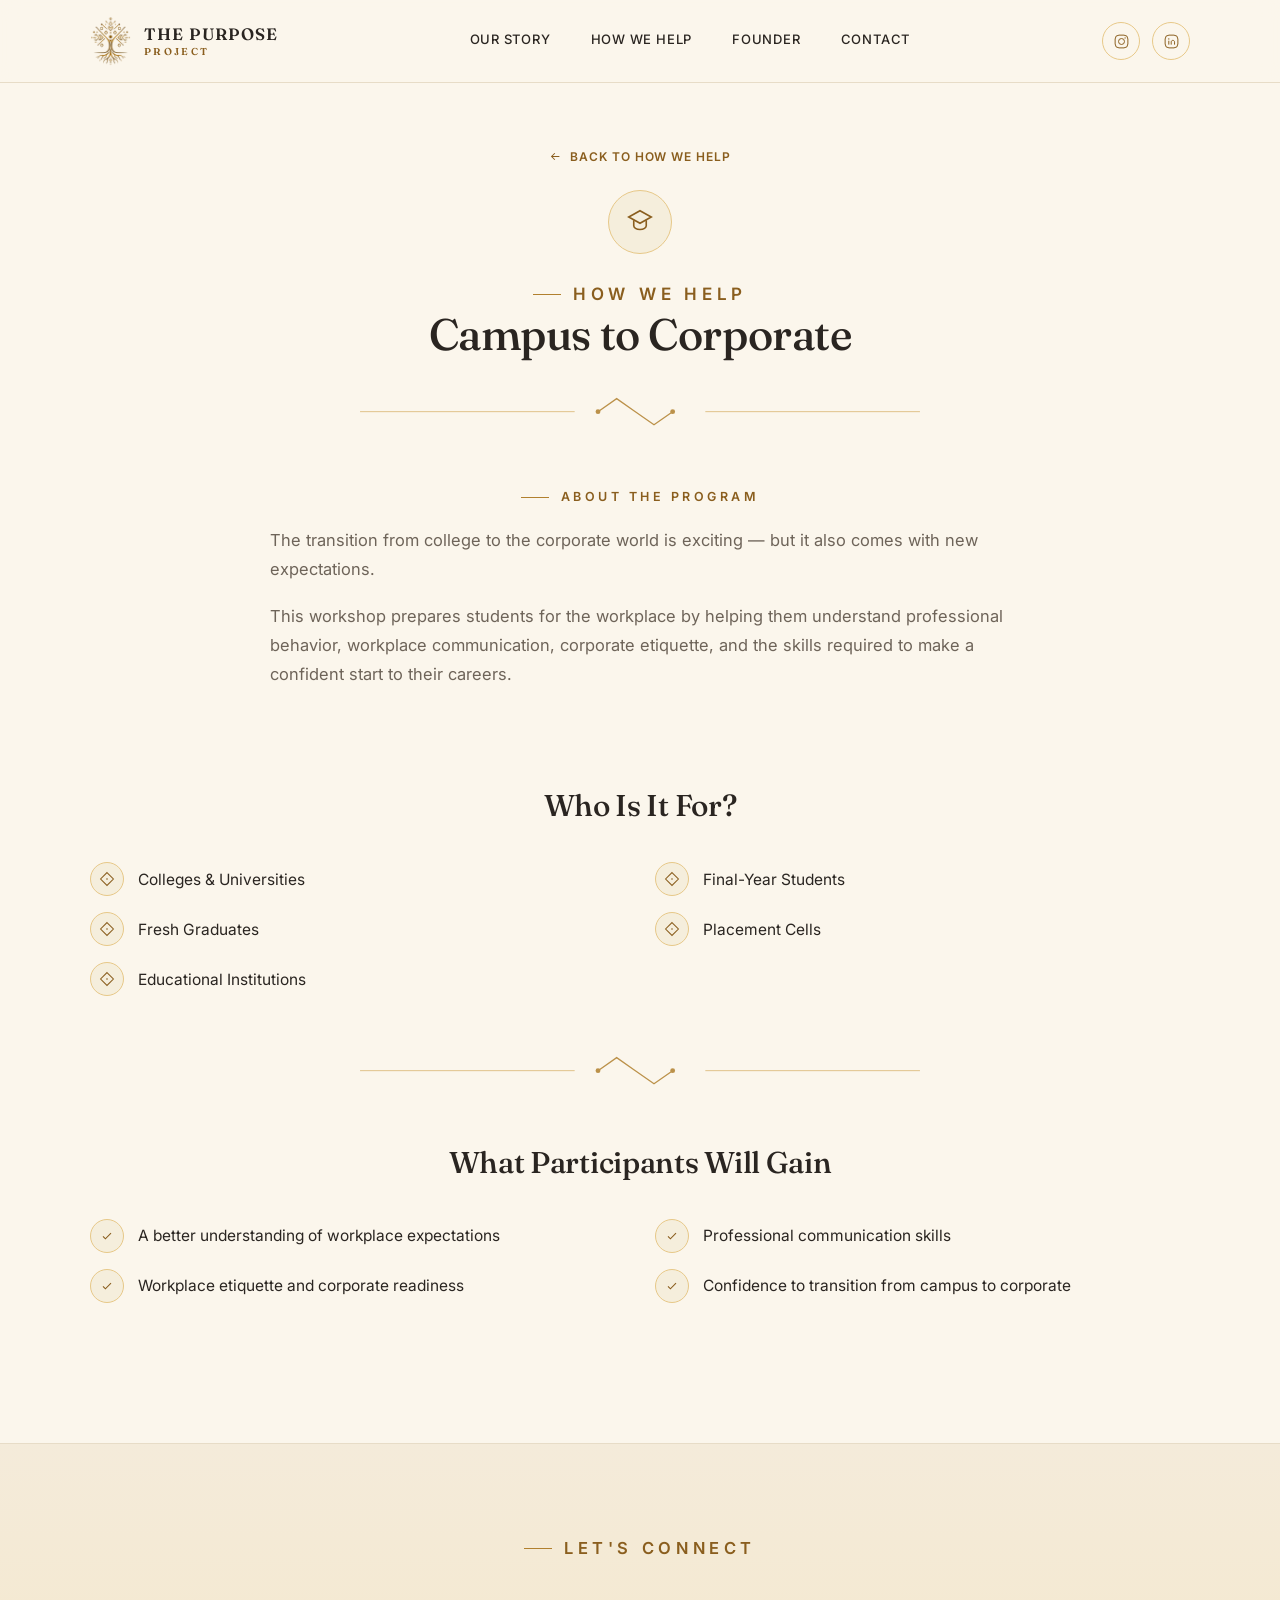
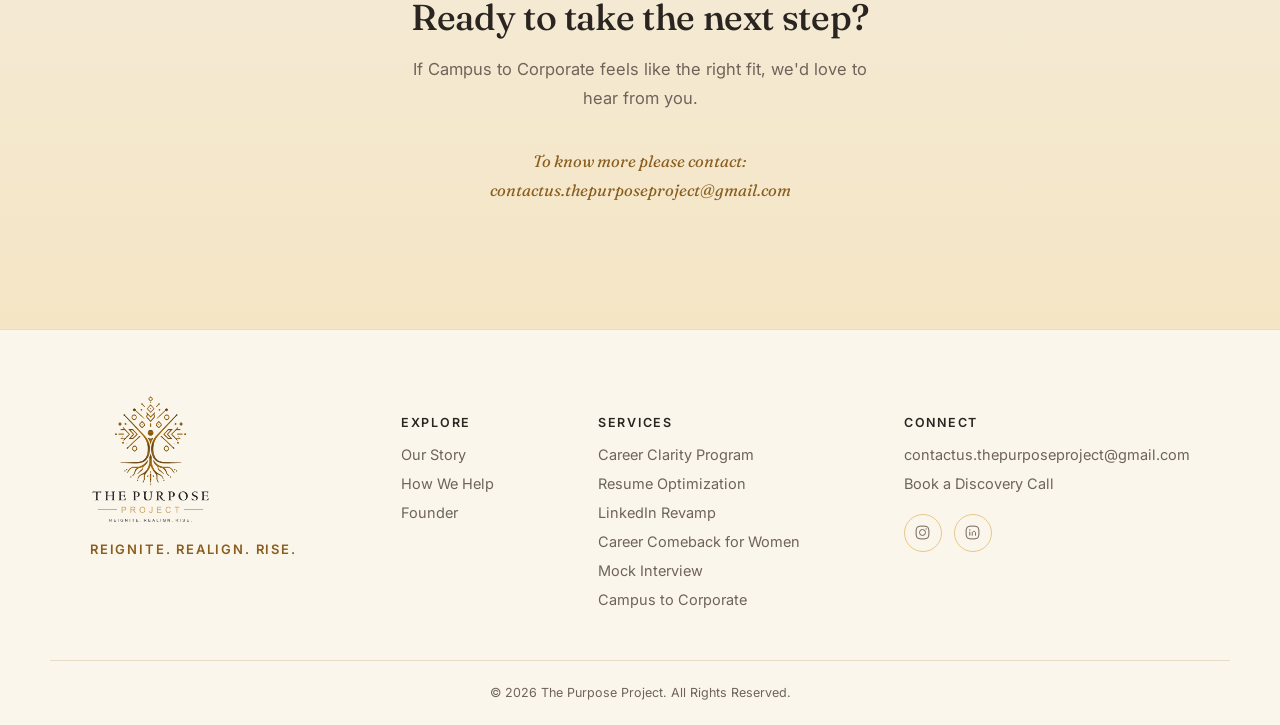
<file: campus-to-corporate.html>
<!DOCTYPE html>
<html lang="en">
<head>
<meta charset="UTF-8" />
<meta name="viewport" content="width=device-width, initial-scale=1.0" />
<title>Campus to Corporate - The Purpose Project</title>
<link rel="icon" type="image/x-icon" href="./images/favicon.ico">
<link rel="preconnect" href="https://fonts.googleapis.com">
<link rel="preconnect" href="https://fonts.gstatic.com" crossorigin>
<link href="https://fonts.googleapis.com/css2?family=Fraunces:ital,opsz,wght@0,9..144,300;0,9..144,400;0,9..144,500;0,9..144,600;1,9..144,400;1,9..144,500&family=Inter:wght@400;500;600;700&display=swap" rel="stylesheet">
<link rel="stylesheet" href="css/style.css">
</head>
<body>

<header>
  <nav class="wrap">
    <a href="./index.html" class="brand">
        <img src="images/logo-icon.png" alt="The Purpose Project mark" />
        <div class="brand-text"><b>THE PURPOSE</b><span>PROJECT</span></div>
    </a>
    <div class="navlinks" id="navlinks">
      <a href="./index.html#story">Our Story</a>
      <a href="./index.html#help">How We Help</a>
      <a href="./index.html#founder">Founder</a>
      <a href="./index.html#connect">Contact</a>
    </div>
    <div class="nav-social">
      <a class="social-icon" href="https://www.instagram.com/the_purpose.project?igsi=Y3A2YWVzZHJoMDlv" target="_blank" rel="noopener noreferrer" aria-label="The Purpose Project on Instagram"><svg viewBox="0 0 24 24" fill="none" stroke="currentColor" stroke-width="1.4"><rect x="3" y="3" width="18" height="18" rx="5.5"/><circle cx="12" cy="12" r="4.2"/><circle cx="17.1" cy="6.9" r="0.9" fill="currentColor" stroke="none"/></svg></a>
      <a class="social-icon" href="https://www.linkedin.com/in/gayatri-lashkar-7b5557208" target="_blank" rel="noopener noreferrer" aria-label="The Purpose Project on LinkedIn"><svg viewBox="0 0 24 24" fill="none" stroke="currentColor" stroke-width="1.4"><rect x="3" y="3" width="18" height="18" rx="5.5"/><circle cx="8.2" cy="8.3" r="1" fill="currentColor" stroke="none"/><line x1="8.2" y1="10.9" x2="8.2" y2="16.4"/><path d="M11.6 16.4v-3.5c0-1.55 1.05-2.5 2.4-2.5s2.3 0.95 2.3 2.5v3.5"/></svg></a>
    </div>
    <button class="menu-toggle" id="menuToggle" type="button" aria-label="Open menu" aria-expanded="false" aria-controls="mobileMenu">
      <span></span><span></span><span></span>
    </button>
  </nav>
  <div class="mobile-menu" id="mobileMenu">
    <a href="./index.html#story">Our Story</a>
    <a href="./index.html#help">How We Help</a>
    <a href="./index.html#founder">Founder</a>
    <a href="./index.html#connect">Contact</a>
    <div class="mobile-social">
      <a class="social-icon" href="https://www.instagram.com/the_purpose.project?igsi=Y3A2YWVzZHJoMDlv" target="_blank" rel="noopener noreferrer" aria-label="The Purpose Project on Instagram"><svg viewBox="0 0 24 24" fill="none" stroke="currentColor" stroke-width="1.4"><rect x="3" y="3" width="18" height="18" rx="5.5"/><circle cx="12" cy="12" r="4.2"/><circle cx="17.1" cy="6.9" r="0.9" fill="currentColor" stroke="none"/></svg></a>
      <a class="social-icon" href="https://www.linkedin.com/in/gayatri-lashkar-7b5557208" target="_blank" rel="noopener noreferrer" aria-label="The Purpose Project on LinkedIn"><svg viewBox="0 0 24 24" fill="none" stroke="currentColor" stroke-width="1.4"><rect x="3" y="3" width="18" height="18" rx="5.5"/><circle cx="8.2" cy="8.3" r="1" fill="currentColor" stroke="none"/><line x1="8.2" y1="10.9" x2="8.2" y2="16.4"/><path d="M11.6 16.4v-3.5c0-1.55 1.05-2.5 2.4-2.5s2.3 0.95 2.3 2.5v3.5"/></svg></a>
    </div>
  </div>
</header>

<section class="page-hero">
  <div class="wrap">
    <a class="back-link" href="./index.html#help"><svg viewBox="0 0 20 20" fill="none" stroke="currentColor" stroke-width="1.6"><path d="M4 10h12M11 5l5 5-5 5"/></svg> Back to How We Help</a><br>
    <div class="icon-lg">
      <svg viewBox="0 0 24 24" fill="none" stroke="currentColor" stroke-width="1.3"><path d="M12 3L21 8L12 13L3 8Z"></path><path d="M7 10.5V15C7 16.5 9 18 12 18C15 18 17 16.5 17 15V10.5"></path></svg>
    </div>
    <p class="eyebrow">How We Help</p>
    <h1>Campus to Corporate</h1>
  </div>
</section>

<div class="divider">
  <svg viewBox="0 0 600 40" xmlns="http://www.w3.org/2000/svg">
    <line x1="0" y1="20" x2="230" y2="20" stroke="#D9B570" stroke-width="1"/>
    <line x1="370" y1="20" x2="600" y2="20" stroke="#D9B570" stroke-width="1"/>
    <path d="M255 20 L275 6 L295 20 L315 34 L335 20" stroke="#B1802E" stroke-width="1.4" fill="none"/>
    <circle cx="255" cy="20" r="2.6" fill="#B1802E"/>
    <circle cx="335" cy="20" r="2.6" fill="#B1802E"/>
  </svg>
</div>


<section class="section-block">
  <div class="wrap">
    <p class="eyebrow">About the Program</p>
    <div class="prose">
      <p>The transition from college to the corporate world is exciting — but it also comes with new expectations.</p>
      <p>This workshop prepares students for the workplace by helping them understand professional behavior, workplace communication, corporate etiquette, and the skills required to make a confident start to their careers.</p>
    </div>
  </div>
</section>

<section class="section-block">
  <div class="wrap">
    <h2>Who Is It For?</h2>
    <div class="check-grid">
      <div class="check-item reveal"><span class="oicon"><svg viewBox="0 0 20 20" fill="none" stroke="currentColor" stroke-width="1.3"><path d="M10 2L18 10L10 18L2 10Z"/><circle cx="10" cy="10" r="1" fill="currentColor" stroke="none"/></svg></span><span class="label">Colleges &amp; Universities</span></div>
      <div class="check-item reveal"><span class="oicon"><svg viewBox="0 0 20 20" fill="none" stroke="currentColor" stroke-width="1.3"><path d="M10 2L18 10L10 18L2 10Z"/><circle cx="10" cy="10" r="1" fill="currentColor" stroke="none"/></svg></span><span class="label">Final-Year Students</span></div>
      <div class="check-item reveal"><span class="oicon"><svg viewBox="0 0 20 20" fill="none" stroke="currentColor" stroke-width="1.3"><path d="M10 2L18 10L10 18L2 10Z"/><circle cx="10" cy="10" r="1" fill="currentColor" stroke="none"/></svg></span><span class="label">Fresh Graduates</span></div>
      <div class="check-item reveal"><span class="oicon"><svg viewBox="0 0 20 20" fill="none" stroke="currentColor" stroke-width="1.3"><path d="M10 2L18 10L10 18L2 10Z"/><circle cx="10" cy="10" r="1" fill="currentColor" stroke="none"/></svg></span><span class="label">Placement Cells</span></div>
      <div class="check-item reveal"><span class="oicon"><svg viewBox="0 0 20 20" fill="none" stroke="currentColor" stroke-width="1.3"><path d="M10 2L18 10L10 18L2 10Z"/><circle cx="10" cy="10" r="1" fill="currentColor" stroke="none"/></svg></span><span class="label">Educational Institutions</span></div>
    </div>
  </div>
</section>

<div class="divider">
  <svg viewBox="0 0 600 40" xmlns="http://www.w3.org/2000/svg">
    <line x1="0" y1="20" x2="230" y2="20" stroke="#D9B570" stroke-width="1"/>
    <line x1="370" y1="20" x2="600" y2="20" stroke="#D9B570" stroke-width="1"/>
    <path d="M255 20 L275 6 L295 20 L315 34 L335 20" stroke="#B1802E" stroke-width="1.4" fill="none"/>
    <circle cx="255" cy="20" r="2.6" fill="#B1802E"/>
    <circle cx="335" cy="20" r="2.6" fill="#B1802E"/>
  </svg>
</div>


<section class="section-block">
  <div class="wrap">
    <h2>What Participants Will Gain</h2>
    <div class="check-grid">
      <div class="check-item reveal"><span class="oicon"><svg viewBox="0 0 20 20" fill="none" stroke="currentColor" stroke-width="1.4"><path d="M5 10.5l3 3 7-7"/></svg></span><span class="label">A better understanding of workplace expectations</span></div>
      <div class="check-item reveal"><span class="oicon"><svg viewBox="0 0 20 20" fill="none" stroke="currentColor" stroke-width="1.4"><path d="M5 10.5l3 3 7-7"/></svg></span><span class="label">Professional communication skills</span></div>
      <div class="check-item reveal"><span class="oicon"><svg viewBox="0 0 20 20" fill="none" stroke="currentColor" stroke-width="1.4"><path d="M5 10.5l3 3 7-7"/></svg></span><span class="label">Workplace etiquette and corporate readiness</span></div>
      <div class="check-item reveal"><span class="oicon"><svg viewBox="0 0 20 20" fill="none" stroke="currentColor" stroke-width="1.4"><path d="M5 10.5l3 3 7-7"/></svg></span><span class="label">Confidence to transition from campus to corporate</span></div>
    </div>
  </div>
</section>

<section class="connect" id="connect">
  <div class="wrap">
    <p class="eyebrow" style="justify-content:center;">Let's Connect</p>
    <h2>Ready to take the next step?</h2>
    <p>If Campus to Corporate feels like the right fit, we'd love to hear from you.</p>
    <div class="connect-cta">
      <p class="hero-note">To know more please contact: <a href="mailto:contactus.thepurposeproject@gmail.com">contactus.thepurposeproject@gmail.com</a></p>
    </div>
  </div>
</section>

<footer>
  <div class="wrap">
    <div class="foot-brand">
      <a href="./index.html"><img src="images/logo-full.png" alt="The Purpose Project" /></a>
      <p>Reignite. Realign. Rise.</p>
    </div>
    <div class="foot-col">
      <h5>Explore</h5>
      <a href="./index.html#story">Our Story</a>
      <a href="./index.html#help">How We Help</a>
      <a href="./index.html#founder">Founder</a>
    </div>
    <div class="foot-col">
      <h5>Services</h5>
      <a href="./career-clarity-program.html">Career Clarity Program</a>
      <a href="./resume-optimization.html">Resume Optimization</a>
      <a href="./linkedin-revamp.html">LinkedIn Revamp</a>
      <a href="./career-comeback-for-women.html">Career Comeback for Women</a>
      <a href="./mock-interview.html">Mock Interview</a>
      <a href="./campus-to-corporate.html">Campus to Corporate</a>
    </div>
    <div class="foot-col">
      <h5>Connect</h5>
      <a href="mailto:contactus.thepurposeproject@gmail.com">contactus.thepurposeproject@gmail.com</a>
      <!-- <a href="#">Chat on WhatsApp</a> -->
      <a href="./book-a-career-conversation.html">Book a Discovery Call</a>
      <div class="foot-social">
        <a class="social-icon" href="https://www.instagram.com/the_purpose.project?igsi=Y3A2YWVzZHJoMDlv" target="_blank" rel="noopener noreferrer" aria-label="The Purpose Project on Instagram"><svg viewBox="0 0 24 24" fill="none" stroke="currentColor" stroke-width="1.4"><rect x="3" y="3" width="18" height="18" rx="5.5"/><circle cx="12" cy="12" r="4.2"/><circle cx="17.1" cy="6.9" r="0.9" fill="currentColor" stroke="none"/></svg></a>
        <a class="social-icon" href="https://www.linkedin.com/in/gayatri-lashkar-7b5557208" target="_blank" rel="noopener noreferrer" aria-label="The Purpose Project on LinkedIn"><svg viewBox="0 0 24 24" fill="none" stroke="currentColor" stroke-width="1.4"><rect x="3" y="3" width="18" height="18" rx="5.5"/><circle cx="8.2" cy="8.3" r="1" fill="currentColor" stroke="none"/><line x1="8.2" y1="10.9" x2="8.2" y2="16.4"/><path d="M11.6 16.4v-3.5c0-1.55 1.05-2.5 2.4-2.5s2.3 0.95 2.3 2.5v3.5"/></svg></a>
      </div>
    </div>
  </div>
  <div class="foot-bottom">
    <span>© 2026 The Purpose Project. All Rights Reserved.</span>
  </div>
</footer>

<script src="js/main.js"></script>
</body>
</html>
</file>
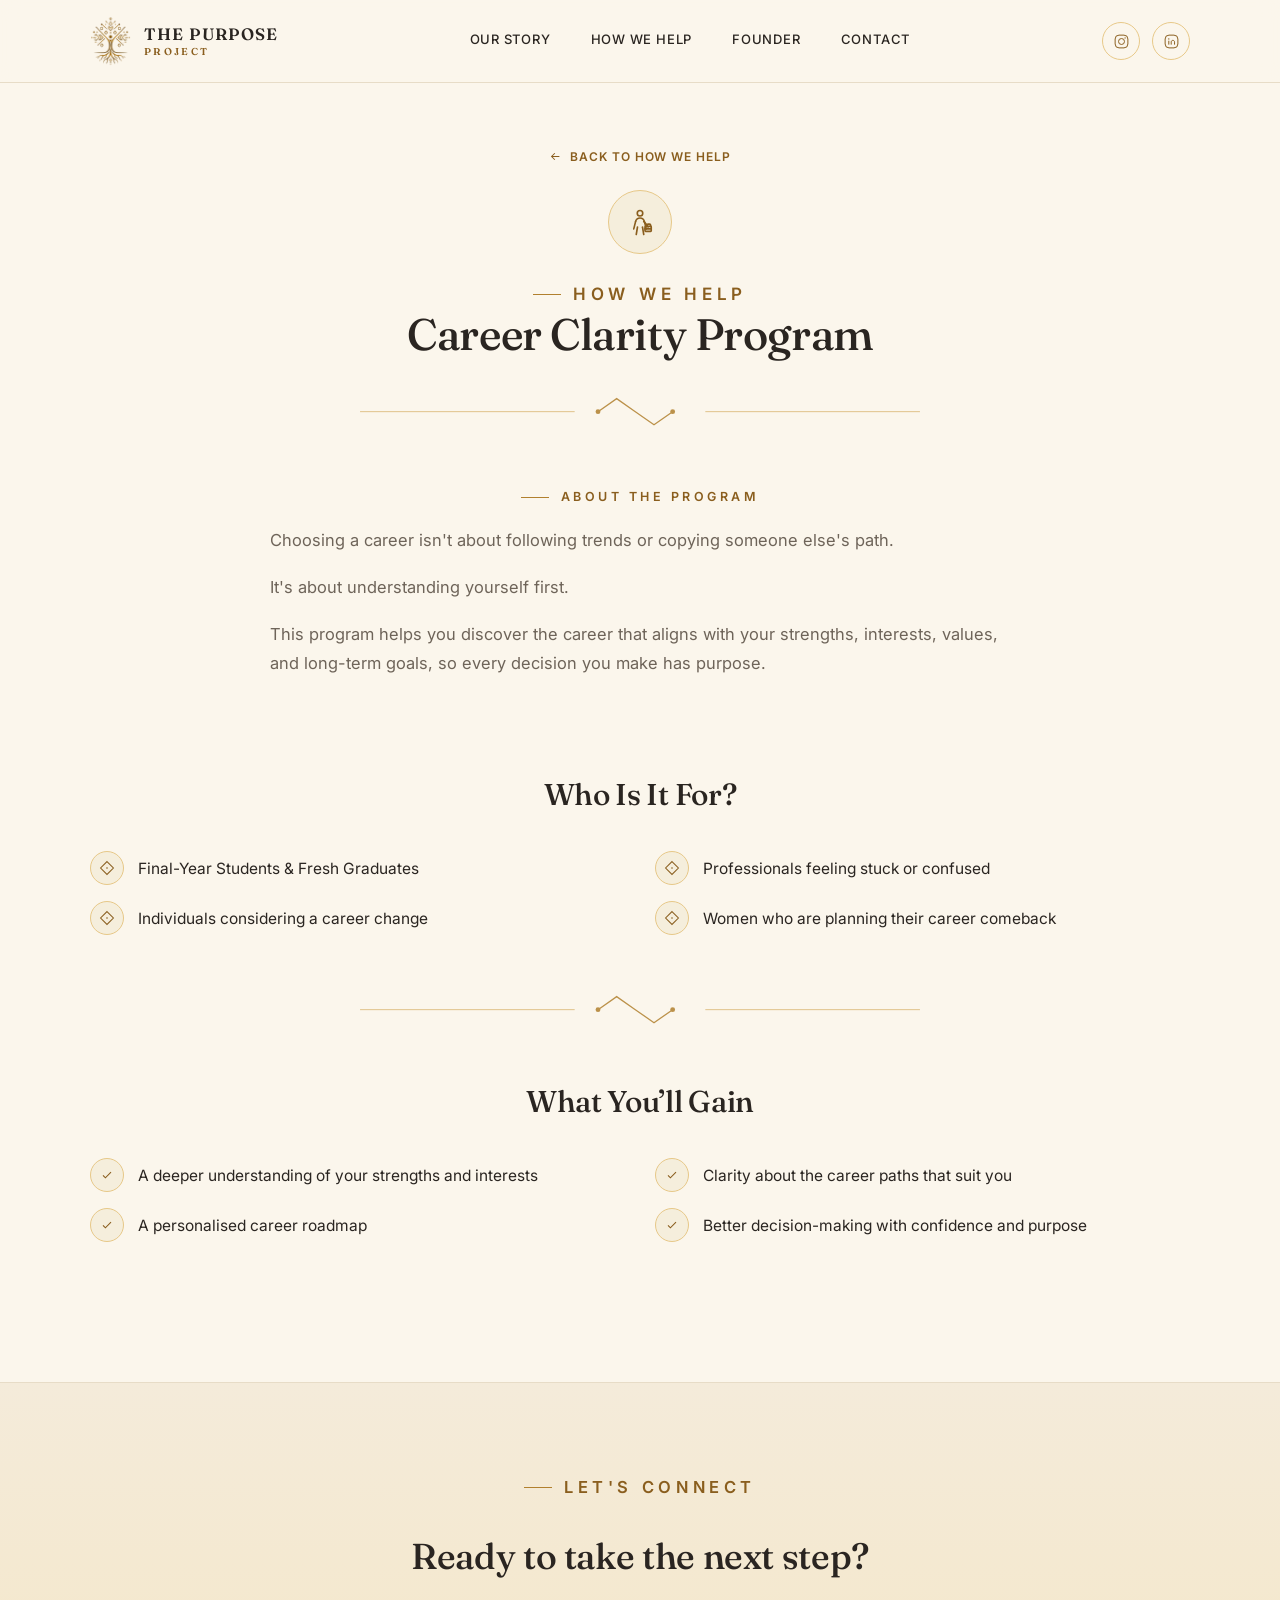
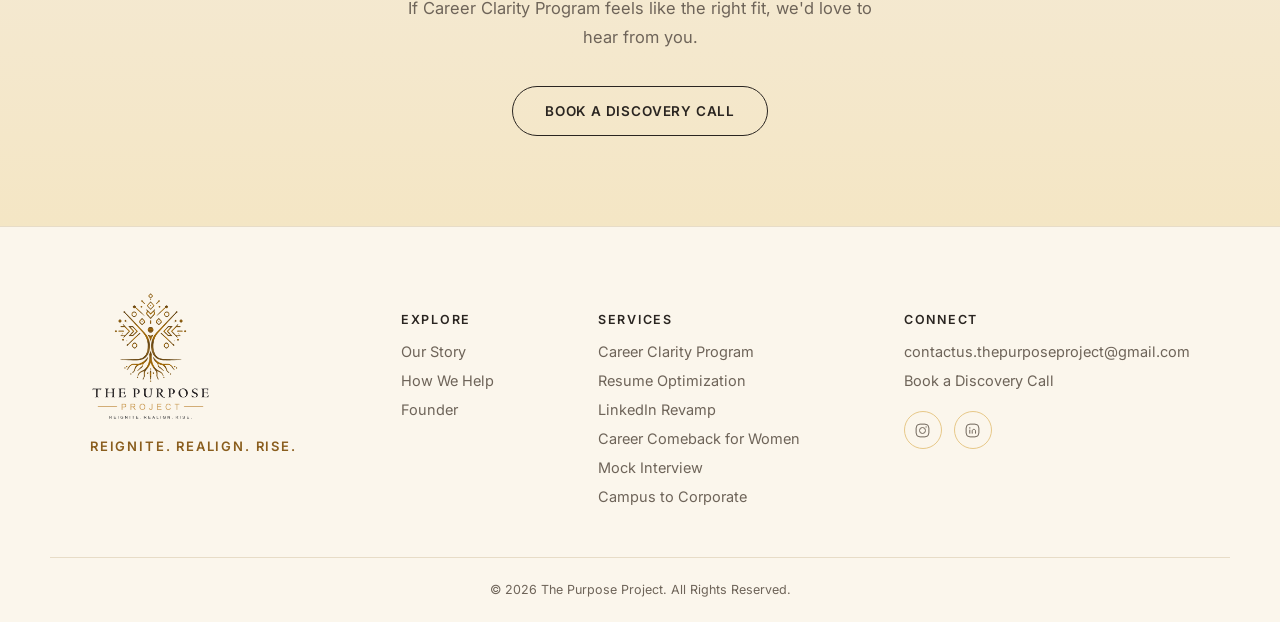
<file: career-clarity-program.html>
<!DOCTYPE html>
<html lang="en">
<head>
<meta charset="UTF-8" />
<meta name="viewport" content="width=device-width, initial-scale=1.0" />
<title>Career Clarity Program - The Purpose Project</title>
<link rel="icon" type="image/x-icon" href="./images/favicon.ico">
<link rel="preconnect" href="https://fonts.googleapis.com">
<link rel="preconnect" href="https://fonts.gstatic.com" crossorigin>
<link href="https://fonts.googleapis.com/css2?family=Fraunces:ital,opsz,wght@0,9..144,300;0,9..144,400;0,9..144,500;0,9..144,600;1,9..144,400;1,9..144,500&family=Inter:wght@400;500;600;700&display=swap" rel="stylesheet">
<link rel="stylesheet" href="css/style.css">
</head>
<body>

<header>
  <nav class="wrap">
    <a href="./index.html" class="brand">
        <img src="images/logo-icon.png" alt="The Purpose Project mark" />
        <div class="brand-text"><b>THE PURPOSE</b><span>PROJECT</span></div>
    </a>
    <div class="navlinks" id="navlinks">
      <a href="./index.html#story">Our Story</a>
      <a href="./index.html#help">How We Help</a>
      <a href="./index.html#founder">Founder</a>
      <a href="./index.html#connect">Contact</a>
    </div>
    <div class="nav-social">
      <a class="social-icon" href="https://www.instagram.com/the_purpose.project?igsi=Y3A2YWVzZHJoMDlv" target="_blank" rel="noopener noreferrer" aria-label="The Purpose Project on Instagram"><svg viewBox="0 0 24 24" fill="none" stroke="currentColor" stroke-width="1.4"><rect x="3" y="3" width="18" height="18" rx="5.5"/><circle cx="12" cy="12" r="4.2"/><circle cx="17.1" cy="6.9" r="0.9" fill="currentColor" stroke="none"/></svg></a>
      <a class="social-icon" href="https://www.linkedin.com/in/gayatri-lashkar-7b5557208" target="_blank" rel="noopener noreferrer" aria-label="The Purpose Project on LinkedIn"><svg viewBox="0 0 24 24" fill="none" stroke="currentColor" stroke-width="1.4"><rect x="3" y="3" width="18" height="18" rx="5.5"/><circle cx="8.2" cy="8.3" r="1" fill="currentColor" stroke="none"/><line x1="8.2" y1="10.9" x2="8.2" y2="16.4"/><path d="M11.6 16.4v-3.5c0-1.55 1.05-2.5 2.4-2.5s2.3 0.95 2.3 2.5v3.5"/></svg></a>
    </div>
    <button class="menu-toggle" id="menuToggle" type="button" aria-label="Open menu" aria-expanded="false" aria-controls="mobileMenu">
      <span></span><span></span><span></span>
    </button>
  </nav>
  <div class="mobile-menu" id="mobileMenu">
    <a href="./index.html#story">Our Story</a>
    <a href="./index.html#help">How We Help</a>
    <a href="./index.html#founder">Founder</a>
    <a href="./index.html#connect">Contact</a>
    <div class="mobile-social">
      <a class="social-icon" href="https://www.instagram.com/the_purpose.project?igsi=Y3A2YWVzZHJoMDlv" target="_blank" rel="noopener noreferrer" aria-label="The Purpose Project on Instagram"><svg viewBox="0 0 24 24" fill="none" stroke="currentColor" stroke-width="1.4"><rect x="3" y="3" width="18" height="18" rx="5.5"/><circle cx="12" cy="12" r="4.2"/><circle cx="17.1" cy="6.9" r="0.9" fill="currentColor" stroke="none"/></svg></a>
      <a class="social-icon" href="https://www.linkedin.com/in/gayatri-lashkar-7b5557208" target="_blank" rel="noopener noreferrer" aria-label="The Purpose Project on LinkedIn"><svg viewBox="0 0 24 24" fill="none" stroke="currentColor" stroke-width="1.4"><rect x="3" y="3" width="18" height="18" rx="5.5"/><circle cx="8.2" cy="8.3" r="1" fill="currentColor" stroke="none"/><line x1="8.2" y1="10.9" x2="8.2" y2="16.4"/><path d="M11.6 16.4v-3.5c0-1.55 1.05-2.5 2.4-2.5s2.3 0.95 2.3 2.5v3.5"/></svg></a>
    </div>
  </div>
</header>

<section class="page-hero">
  <div class="wrap">
    <a class="back-link" href="./index.html#help"><svg viewBox="0 0 20 20" fill="none" stroke="currentColor" stroke-width="1.6"><path d="M4 10h12M11 5l5 5-5 5"/></svg> Back to How We Help</a><br>
    <div class="icon-lg"><svg viewBox="0 0 24 24" fill="none" stroke="currentColor" stroke-width="1.3" stroke-linecap="round" stroke-linejoin="round">
         <!-- Head -->
        <circle cx="12" cy="5" r="2.2"></circle>

        <!-- Body -->
        <path d="M8.5 11.5C9 9.8 10 8.8 12 8.8C14 8.8 15 9.8 15.5 11.5L17 17.5"></path>
        <path d="M8.5 11.5L7 17.5"></path>

        <!-- Legs -->
        <path d="M10 16L9 22"></path>
        <path d="M14 16L15 22"></path>

        <!-- Arm holding bag -->
        <path d="M15 11.5L17.5 14.5L18.5 16"></path>

        <!-- Office / briefcase bag -->
        <rect x="16" y="15.5" width="5" height="4" rx=".5"></rect>
        <path d="M17.5 15.5V14.5C17.5 14 17.9 13.7 18.4 13.7H19.6C20.1 13.7 20.5 14 20.5 14.5V15.5"></path>
        <path d="M16 17.5H21"></path>
      </svg></div>
    <p class="eyebrow">How We Help</p>
    <h1>Career Clarity Program</h1>
  </div>
</section>

<div class="divider">
  <svg viewBox="0 0 600 40" xmlns="http://www.w3.org/2000/svg">
    <line x1="0" y1="20" x2="230" y2="20" stroke="#D9B570" stroke-width="1"/>
    <line x1="370" y1="20" x2="600" y2="20" stroke="#D9B570" stroke-width="1"/>
    <path d="M255 20 L275 6 L295 20 L315 34 L335 20" stroke="#B1802E" stroke-width="1.4" fill="none"/>
    <circle cx="255" cy="20" r="2.6" fill="#B1802E"/>
    <circle cx="335" cy="20" r="2.6" fill="#B1802E"/>
  </svg>
</div>


<section class="section-block">
  <div class="wrap">
    <p class="eyebrow">About the Program</p>
    <div class="prose">
      <p>Choosing a career isn't about following trends or copying someone else's path.</p>
      <p>It's about understanding yourself first.</p>
      <p>This program helps you discover the career that aligns with your strengths, interests, values, and long-term goals, so every decision you make has purpose.</p>
    </div>
  </div>
</section>

<section class="section-block">
  <div class="wrap">
    <h2>Who Is It For?</h2>
    <div class="check-grid">
      <div class="check-item reveal"><span class="oicon"><svg viewBox="0 0 20 20" fill="none" stroke="currentColor" stroke-width="1.3"><path d="M10 2L18 10L10 18L2 10Z"/><circle cx="10" cy="10" r="1" fill="currentColor" stroke="none"/></svg></span><span class="label">Final-Year Students &amp; Fresh Graduates</span></div>
      <div class="check-item reveal"><span class="oicon"><svg viewBox="0 0 20 20" fill="none" stroke="currentColor" stroke-width="1.3"><path d="M10 2L18 10L10 18L2 10Z"/><circle cx="10" cy="10" r="1" fill="currentColor" stroke="none"/></svg></span><span class="label">Professionals feeling stuck or confused</span></div>
      <div class="check-item reveal"><span class="oicon"><svg viewBox="0 0 20 20" fill="none" stroke="currentColor" stroke-width="1.3"><path d="M10 2L18 10L10 18L2 10Z"/><circle cx="10" cy="10" r="1" fill="currentColor" stroke="none"/></svg></span><span class="label">Individuals considering a career change</span></div>
      <div class="check-item reveal"><span class="oicon"><svg viewBox="0 0 20 20" fill="none" stroke="currentColor" stroke-width="1.3"><path d="M10 2L18 10L10 18L2 10Z"/><circle cx="10" cy="10" r="1" fill="currentColor" stroke="none"/></svg></span><span class="label">Women who are planning their career comeback</span></div>
    </div>
  </div>
</section>

<div class="divider">
  <svg viewBox="0 0 600 40" xmlns="http://www.w3.org/2000/svg">
    <line x1="0" y1="20" x2="230" y2="20" stroke="#D9B570" stroke-width="1"/>
    <line x1="370" y1="20" x2="600" y2="20" stroke="#D9B570" stroke-width="1"/>
    <path d="M255 20 L275 6 L295 20 L315 34 L335 20" stroke="#B1802E" stroke-width="1.4" fill="none"/>
    <circle cx="255" cy="20" r="2.6" fill="#B1802E"/>
    <circle cx="335" cy="20" r="2.6" fill="#B1802E"/>
  </svg>
</div>


<section class="section-block">
  <div class="wrap">
    <h2>What You&rsquo;ll Gain</h2>
    <div class="check-grid">
      <div class="check-item reveal"><span class="oicon"><svg viewBox="0 0 20 20" fill="none" stroke="currentColor" stroke-width="1.4"><path d="M5 10.5l3 3 7-7"/></svg></span><span class="label">A deeper understanding of your strengths and interests</span></div>
      <div class="check-item reveal"><span class="oicon"><svg viewBox="0 0 20 20" fill="none" stroke="currentColor" stroke-width="1.4"><path d="M5 10.5l3 3 7-7"/></svg></span><span class="label">Clarity about the career paths that suit you</span></div>
      <div class="check-item reveal"><span class="oicon"><svg viewBox="0 0 20 20" fill="none" stroke="currentColor" stroke-width="1.4"><path d="M5 10.5l3 3 7-7"/></svg></span><span class="label">A personalised career roadmap</span></div>
      <div class="check-item reveal"><span class="oicon"><svg viewBox="0 0 20 20" fill="none" stroke="currentColor" stroke-width="1.4"><path d="M5 10.5l3 3 7-7"/></svg></span><span class="label">Better decision-making with confidence and purpose</span></div>
    </div>
  </div>
</section>

<section class="connect" id="connect">
  <div class="wrap">
    <p class="eyebrow" style="justify-content:center;">Let's Connect</p>
    <h2>Ready to take the next step?</h2>
    <p>If Career Clarity Program feels like the right fit, we'd love to hear from you.</p>
    <div class="connect-cta">
      <a class="btn btn-secondary" href="./book-a-career-conversation.html">Book a Discovery Call</a>
    </div>
  </div>
</section>

<footer>
  <div class="wrap">
    <div class="foot-brand">
      <a href="./index.html"><img src="images/logo-full.png" alt="The Purpose Project" /></a>
      <p>Reignite. Realign. Rise.</p>
    </div>
    <div class="foot-col">
      <h5>Explore</h5>
      <a href="./index.html#story">Our Story</a>
      <a href="./index.html#help">How We Help</a>
      <a href="./index.html#founder">Founder</a>
    </div>
    <div class="foot-col">
      <h5>Services</h5>
      <a href="./career-clarity-program.html">Career Clarity Program</a>
      <a href="./resume-optimization.html">Resume Optimization</a>
      <a href="./linkedin-revamp.html">LinkedIn Revamp</a>
      <a href="./career-comeback-for-women.html">Career Comeback for Women</a>
      <a href="./mock-interview.html">Mock Interview</a>
      <a href="./campus-to-corporate.html">Campus to Corporate</a>
    </div>
    <div class="foot-col">
      <h5>Connect</h5>
      <a href="mailto:contactus.thepurposeproject@gmail.com">contactus.thepurposeproject@gmail.com</a>
      <!-- <a href="#">Chat on WhatsApp</a> -->
      <a href="./book-a-career-conversation.html">Book a Discovery Call</a>
      <div class="foot-social">
        <a class="social-icon" href="https://www.instagram.com/the_purpose.project?igsi=Y3A2YWVzZHJoMDlv" target="_blank" rel="noopener noreferrer" aria-label="The Purpose Project on Instagram"><svg viewBox="0 0 24 24" fill="none" stroke="currentColor" stroke-width="1.4"><rect x="3" y="3" width="18" height="18" rx="5.5"/><circle cx="12" cy="12" r="4.2"/><circle cx="17.1" cy="6.9" r="0.9" fill="currentColor" stroke="none"/></svg></a>
        <a class="social-icon" href="https://www.linkedin.com/in/gayatri-lashkar-7b5557208" target="_blank" rel="noopener noreferrer" aria-label="The Purpose Project on LinkedIn"><svg viewBox="0 0 24 24" fill="none" stroke="currentColor" stroke-width="1.4"><rect x="3" y="3" width="18" height="18" rx="5.5"/><circle cx="8.2" cy="8.3" r="1" fill="currentColor" stroke="none"/><line x1="8.2" y1="10.9" x2="8.2" y2="16.4"/><path d="M11.6 16.4v-3.5c0-1.55 1.05-2.5 2.4-2.5s2.3 0.95 2.3 2.5v3.5"/></svg></a>
      </div>
    </div>
  </div>
  <div class="foot-bottom">
    <span>© 2026 The Purpose Project. All Rights Reserved.</span>
  </div>
</footer>

<script src="js/main.js"></script>
</body>
</html>
</file>
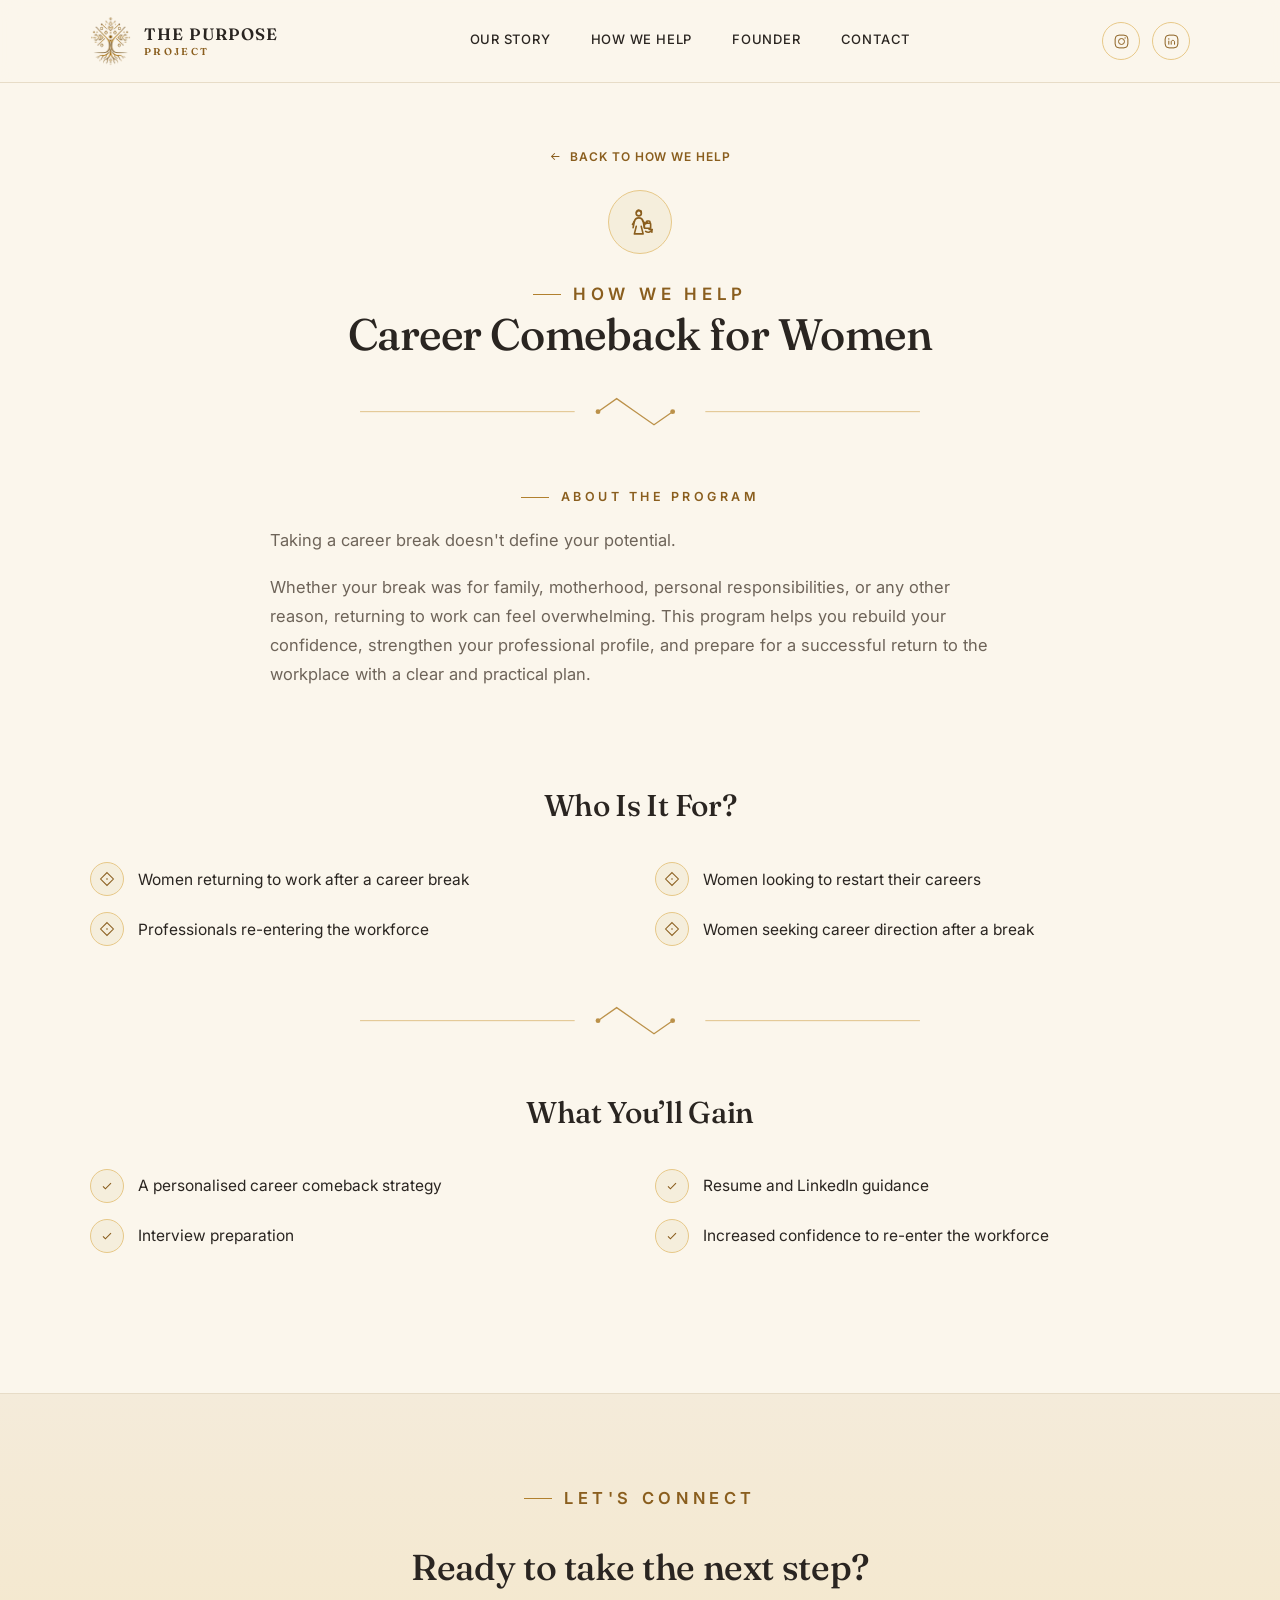
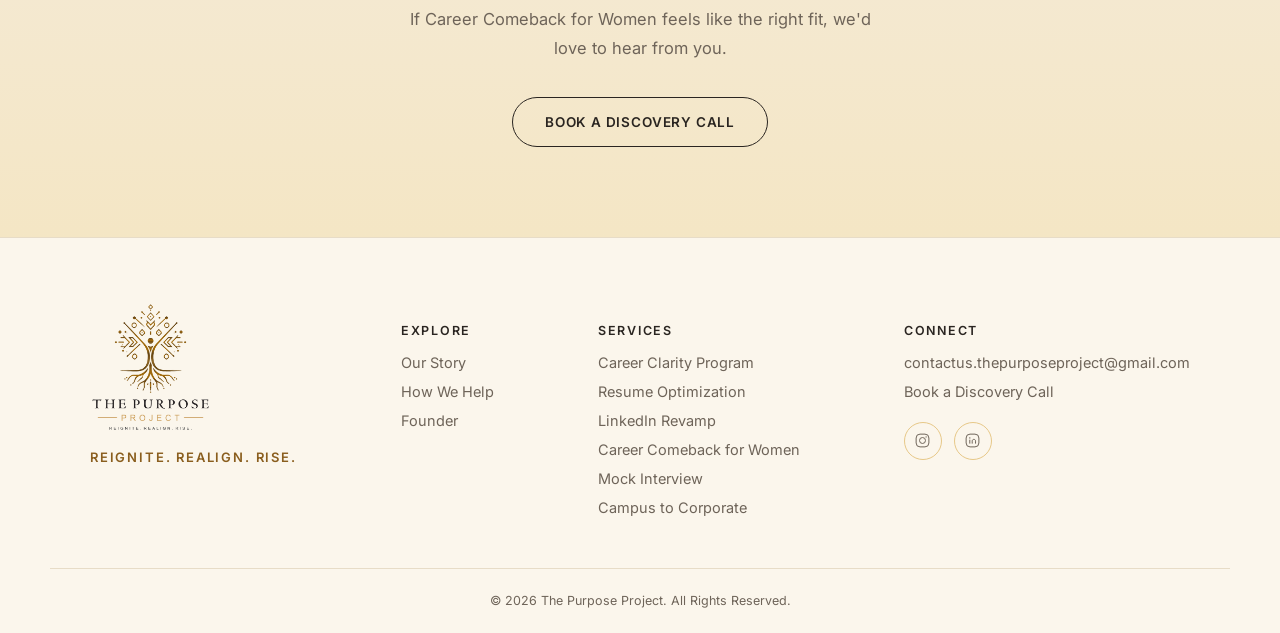
<file: career-comeback-for-women.html>
<!DOCTYPE html>
<html lang="en">
<head>
<meta charset="UTF-8" />
<meta name="viewport" content="width=device-width, initial-scale=1.0" />
<title>Career Comeback for Women - The Purpose Project</title>
<link rel="icon" type="image/x-icon" href="./images/favicon.ico">
<link rel="preconnect" href="https://fonts.googleapis.com">
<link rel="preconnect" href="https://fonts.gstatic.com" crossorigin>
<link href="https://fonts.googleapis.com/css2?family=Fraunces:ital,opsz,wght@0,9..144,300;0,9..144,400;0,9..144,500;0,9..144,600;1,9..144,400;1,9..144,500&family=Inter:wght@400;500;600;700&display=swap" rel="stylesheet">
<link rel="stylesheet" href="css/style.css">
</head>
<body>

<header>
  <nav class="wrap">
    <a href="./index.html" class="brand">
        <img src="images/logo-icon.png" alt="The Purpose Project mark" />
        <div class="brand-text"><b>THE PURPOSE</b><span>PROJECT</span></div>
    </a>
    <div class="navlinks" id="navlinks">
      <a href="./index.html#story">Our Story</a>
      <a href="./index.html#help">How We Help</a>
      <a href="./index.html#founder">Founder</a>
      <a href="./index.html#connect">Contact</a>
    </div>
    <div class="nav-social">
      <a class="social-icon" href="https://www.instagram.com/the_purpose.project?igsi=Y3A2YWVzZHJoMDlv" target="_blank" rel="noopener noreferrer" aria-label="The Purpose Project on Instagram"><svg viewBox="0 0 24 24" fill="none" stroke="currentColor" stroke-width="1.4"><rect x="3" y="3" width="18" height="18" rx="5.5"/><circle cx="12" cy="12" r="4.2"/><circle cx="17.1" cy="6.9" r="0.9" fill="currentColor" stroke="none"/></svg></a>
      <a class="social-icon" href="https://www.linkedin.com/in/gayatri-lashkar-7b5557208" target="_blank" rel="noopener noreferrer" aria-label="The Purpose Project on LinkedIn"><svg viewBox="0 0 24 24" fill="none" stroke="currentColor" stroke-width="1.4"><rect x="3" y="3" width="18" height="18" rx="5.5"/><circle cx="8.2" cy="8.3" r="1" fill="currentColor" stroke="none"/><line x1="8.2" y1="10.9" x2="8.2" y2="16.4"/><path d="M11.6 16.4v-3.5c0-1.55 1.05-2.5 2.4-2.5s2.3 0.95 2.3 2.5v3.5"/></svg></a>
    </div>
    <button class="menu-toggle" id="menuToggle" type="button" aria-label="Open menu" aria-expanded="false" aria-controls="mobileMenu">
      <span></span><span></span><span></span>
    </button>
  </nav>
  <div class="mobile-menu" id="mobileMenu">
    <a href="./index.html#story">Our Story</a>
    <a href="./index.html#help">How We Help</a>
    <a href="./index.html#founder">Founder</a>
    <a href="./index.html#connect">Contact</a>
    <div class="mobile-social">
      <a class="social-icon" href="https://www.instagram.com/the_purpose.project?igsi=Y3A2YWVzZHJoMDlv" target="_blank" rel="noopener noreferrer" aria-label="The Purpose Project on Instagram"><svg viewBox="0 0 24 24" fill="none" stroke="currentColor" stroke-width="1.4"><rect x="3" y="3" width="18" height="18" rx="5.5"/><circle cx="12" cy="12" r="4.2"/><circle cx="17.1" cy="6.9" r="0.9" fill="currentColor" stroke="none"/></svg></a>
      <a class="social-icon" href="https://www.linkedin.com/in/gayatri-lashkar-7b5557208" target="_blank" rel="noopener noreferrer" aria-label="The Purpose Project on LinkedIn"><svg viewBox="0 0 24 24" fill="none" stroke="currentColor" stroke-width="1.4"><rect x="3" y="3" width="18" height="18" rx="5.5"/><circle cx="8.2" cy="8.3" r="1" fill="currentColor" stroke="none"/><line x1="8.2" y1="10.9" x2="8.2" y2="16.4"/><path d="M11.6 16.4v-3.5c0-1.55 1.05-2.5 2.4-2.5s2.3 0.95 2.3 2.5v3.5"/></svg></a>
    </div>
  </div>
</header>

<section class="page-hero">
  <div class="wrap">
    <a class="back-link" href="./index.html#help"><svg viewBox="0 0 20 20" fill="none" stroke="currentColor" stroke-width="1.6"><path d="M4 10h12M11 5l5 5-5 5"/></svg> Back to How We Help</a><br>
    <div class="icon-lg">
      <svg viewBox="0 0 24 24" fill="none" stroke="currentColor" stroke-width="1.3" stroke-linecap="round" stroke-linejoin="round">
            <!-- Head -->
            <circle cx="11" cy="5" r="2.1"></circle>

            <!-- Hair -->
            <path d="M9.2 4.2C9.5 2.9 10.4 2.3 11.5 2.6C12.5 2.8 13.1 3.6 13 4.6"></path>

            <!-- Body -->
            <path d="M7.5 11.5C8 9.7 9.2 8.7 11 8.7C12.8 8.7 14 9.7 14.5 11.5L15.5 16.5"></path>
            <path d="M7.5 11.5L6.5 16.5"></path>

            <!-- Arms -->
            <path d="M14 11L16.5 13.5L18 12"></path>
            <path d="M7.5 11.5L6 14"></path>

            <!-- Skirt / lower body -->
            <path d="M9 15.5L7.5 21.5H14.5L13 15.5"></path>

            <!-- Briefcase -->
            <rect x="15.5" y="13" width="5" height="4" rx=".5"></rect>
            <path d="M17 13V12C17 11.5 17.4 11.2 17.9 11.2H19.1C19.6 11.2 20 11.5 20 12V13"></path>

            <!-- Comeback / upward arrow -->
            <path d="M16.5 19.5C18.5 21 21 20 21.5 18"></path>
            <path d="M21.5 18V20.2"></path>
            <path d="M21.5 18H19.3"></path>
          </svg>
    </div>
    <p class="eyebrow">How We Help</p>
    <h1>Career Comeback for Women</h1>
  </div>
</section>

<div class="divider">
  <svg viewBox="0 0 600 40" xmlns="http://www.w3.org/2000/svg">
    <line x1="0" y1="20" x2="230" y2="20" stroke="#D9B570" stroke-width="1"/>
    <line x1="370" y1="20" x2="600" y2="20" stroke="#D9B570" stroke-width="1"/>
    <path d="M255 20 L275 6 L295 20 L315 34 L335 20" stroke="#B1802E" stroke-width="1.4" fill="none"/>
    <circle cx="255" cy="20" r="2.6" fill="#B1802E"/>
    <circle cx="335" cy="20" r="2.6" fill="#B1802E"/>
  </svg>
</div>


<section class="section-block">
  <div class="wrap">
    <p class="eyebrow">About the Program</p>
    <div class="prose">
      <p>Taking a career break doesn't define your potential.</p>
      <p>Whether your break was for family, motherhood, personal responsibilities, or any other reason, returning to work can feel overwhelming. This program helps you rebuild your confidence, strengthen your professional profile, and prepare for a successful return to the workplace with a clear and practical plan.</p>
    </div>
  </div>
</section>

<section class="section-block">
  <div class="wrap">
    <h2>Who Is It For?</h2>
    <div class="check-grid">
      <div class="check-item reveal"><span class="oicon"><svg viewBox="0 0 20 20" fill="none" stroke="currentColor" stroke-width="1.3"><path d="M10 2L18 10L10 18L2 10Z"/><circle cx="10" cy="10" r="1" fill="currentColor" stroke="none"/></svg></span><span class="label">Women returning to work after a career break</span></div>
      <div class="check-item reveal"><span class="oicon"><svg viewBox="0 0 20 20" fill="none" stroke="currentColor" stroke-width="1.3"><path d="M10 2L18 10L10 18L2 10Z"/><circle cx="10" cy="10" r="1" fill="currentColor" stroke="none"/></svg></span><span class="label">Women looking to restart their careers</span></div>
      <div class="check-item reveal"><span class="oicon"><svg viewBox="0 0 20 20" fill="none" stroke="currentColor" stroke-width="1.3"><path d="M10 2L18 10L10 18L2 10Z"/><circle cx="10" cy="10" r="1" fill="currentColor" stroke="none"/></svg></span><span class="label">Professionals re-entering the workforce</span></div>
      <div class="check-item reveal"><span class="oicon"><svg viewBox="0 0 20 20" fill="none" stroke="currentColor" stroke-width="1.3"><path d="M10 2L18 10L10 18L2 10Z"/><circle cx="10" cy="10" r="1" fill="currentColor" stroke="none"/></svg></span><span class="label">Women seeking career direction after a break</span></div>
    </div>
  </div>
</section>

<div class="divider">
  <svg viewBox="0 0 600 40" xmlns="http://www.w3.org/2000/svg">
    <line x1="0" y1="20" x2="230" y2="20" stroke="#D9B570" stroke-width="1"/>
    <line x1="370" y1="20" x2="600" y2="20" stroke="#D9B570" stroke-width="1"/>
    <path d="M255 20 L275 6 L295 20 L315 34 L335 20" stroke="#B1802E" stroke-width="1.4" fill="none"/>
    <circle cx="255" cy="20" r="2.6" fill="#B1802E"/>
    <circle cx="335" cy="20" r="2.6" fill="#B1802E"/>
  </svg>
</div>


<section class="section-block">
  <div class="wrap">
    <h2>What You&rsquo;ll Gain</h2>
    <div class="check-grid">
      <div class="check-item reveal"><span class="oicon"><svg viewBox="0 0 20 20" fill="none" stroke="currentColor" stroke-width="1.4"><path d="M5 10.5l3 3 7-7"/></svg></span><span class="label">A personalised career comeback strategy</span></div>
      <div class="check-item reveal"><span class="oicon"><svg viewBox="0 0 20 20" fill="none" stroke="currentColor" stroke-width="1.4"><path d="M5 10.5l3 3 7-7"/></svg></span><span class="label">Resume and LinkedIn guidance</span></div>
      <div class="check-item reveal"><span class="oicon"><svg viewBox="0 0 20 20" fill="none" stroke="currentColor" stroke-width="1.4"><path d="M5 10.5l3 3 7-7"/></svg></span><span class="label">Interview preparation</span></div>
      <div class="check-item reveal"><span class="oicon"><svg viewBox="0 0 20 20" fill="none" stroke="currentColor" stroke-width="1.4"><path d="M5 10.5l3 3 7-7"/></svg></span><span class="label">Increased confidence to re-enter the workforce</span></div>
    </div>
  </div>
</section>

<section class="connect" id="connect">
  <div class="wrap">
    <p class="eyebrow" style="justify-content:center;">Let's Connect</p>
    <h2>Ready to take the next step?</h2>
    <p>If Career Comeback for Women feels like the right fit, we'd love to hear from you.</p>
    <div class="connect-cta">
      <a class="btn btn-secondary" href="./book-a-career-conversation.html">Book a Discovery Call</a>
    </div>
  </div>
</section>

<footer>
  <div class="wrap">
    <div class="foot-brand">
      <a href="./index.html"><img src="images/logo-full.png" alt="The Purpose Project" /></a>
      <p>Reignite. Realign. Rise.</p>
    </div>
    <div class="foot-col">
      <h5>Explore</h5>
      <a href="./index.html#story">Our Story</a>
      <a href="./index.html#help">How We Help</a>
      <a href="./index.html#founder">Founder</a>
    </div>
    <div class="foot-col">
      <h5>Services</h5>
      <a href="./career-clarity-program.html">Career Clarity Program</a>
      <a href="./resume-optimization.html">Resume Optimization</a>
      <a href="./linkedin-revamp.html">LinkedIn Revamp</a>
      <a href="./career-comeback-for-women.html">Career Comeback for Women</a>
      <a href="./mock-interview.html">Mock Interview</a>
      <a href="./campus-to-corporate.html">Campus to Corporate</a>
    </div>
    <div class="foot-col">
      <h5>Connect</h5>
      <a href="mailto:contactus.thepurposeproject@gmail.com">contactus.thepurposeproject@gmail.com</a>
      <!-- <a href="#">Chat on WhatsApp</a> -->
      <a href="./book-a-career-conversation.html">Book a Discovery Call</a>
      <div class="foot-social">
        <a class="social-icon" href="https://www.instagram.com/the_purpose.project?igsi=Y3A2YWVzZHJoMDlv" target="_blank" rel="noopener noreferrer" aria-label="The Purpose Project on Instagram"><svg viewBox="0 0 24 24" fill="none" stroke="currentColor" stroke-width="1.4"><rect x="3" y="3" width="18" height="18" rx="5.5"/><circle cx="12" cy="12" r="4.2"/><circle cx="17.1" cy="6.9" r="0.9" fill="currentColor" stroke="none"/></svg></a>
        <a class="social-icon" href="https://www.linkedin.com/in/gayatri-lashkar-7b5557208" target="_blank" rel="noopener noreferrer" aria-label="The Purpose Project on LinkedIn"><svg viewBox="0 0 24 24" fill="none" stroke="currentColor" stroke-width="1.4"><rect x="3" y="3" width="18" height="18" rx="5.5"/><circle cx="8.2" cy="8.3" r="1" fill="currentColor" stroke="none"/><line x1="8.2" y1="10.9" x2="8.2" y2="16.4"/><path d="M11.6 16.4v-3.5c0-1.55 1.05-2.5 2.4-2.5s2.3 0.95 2.3 2.5v3.5"/></svg></a>
      </div>
    </div>
  </div>
  <div class="foot-bottom">
    <span>© 2026 The Purpose Project. All Rights Reserved.</span>
  </div>
</footer>

<script src="js/main.js"></script>
</body>
</html>
</file>
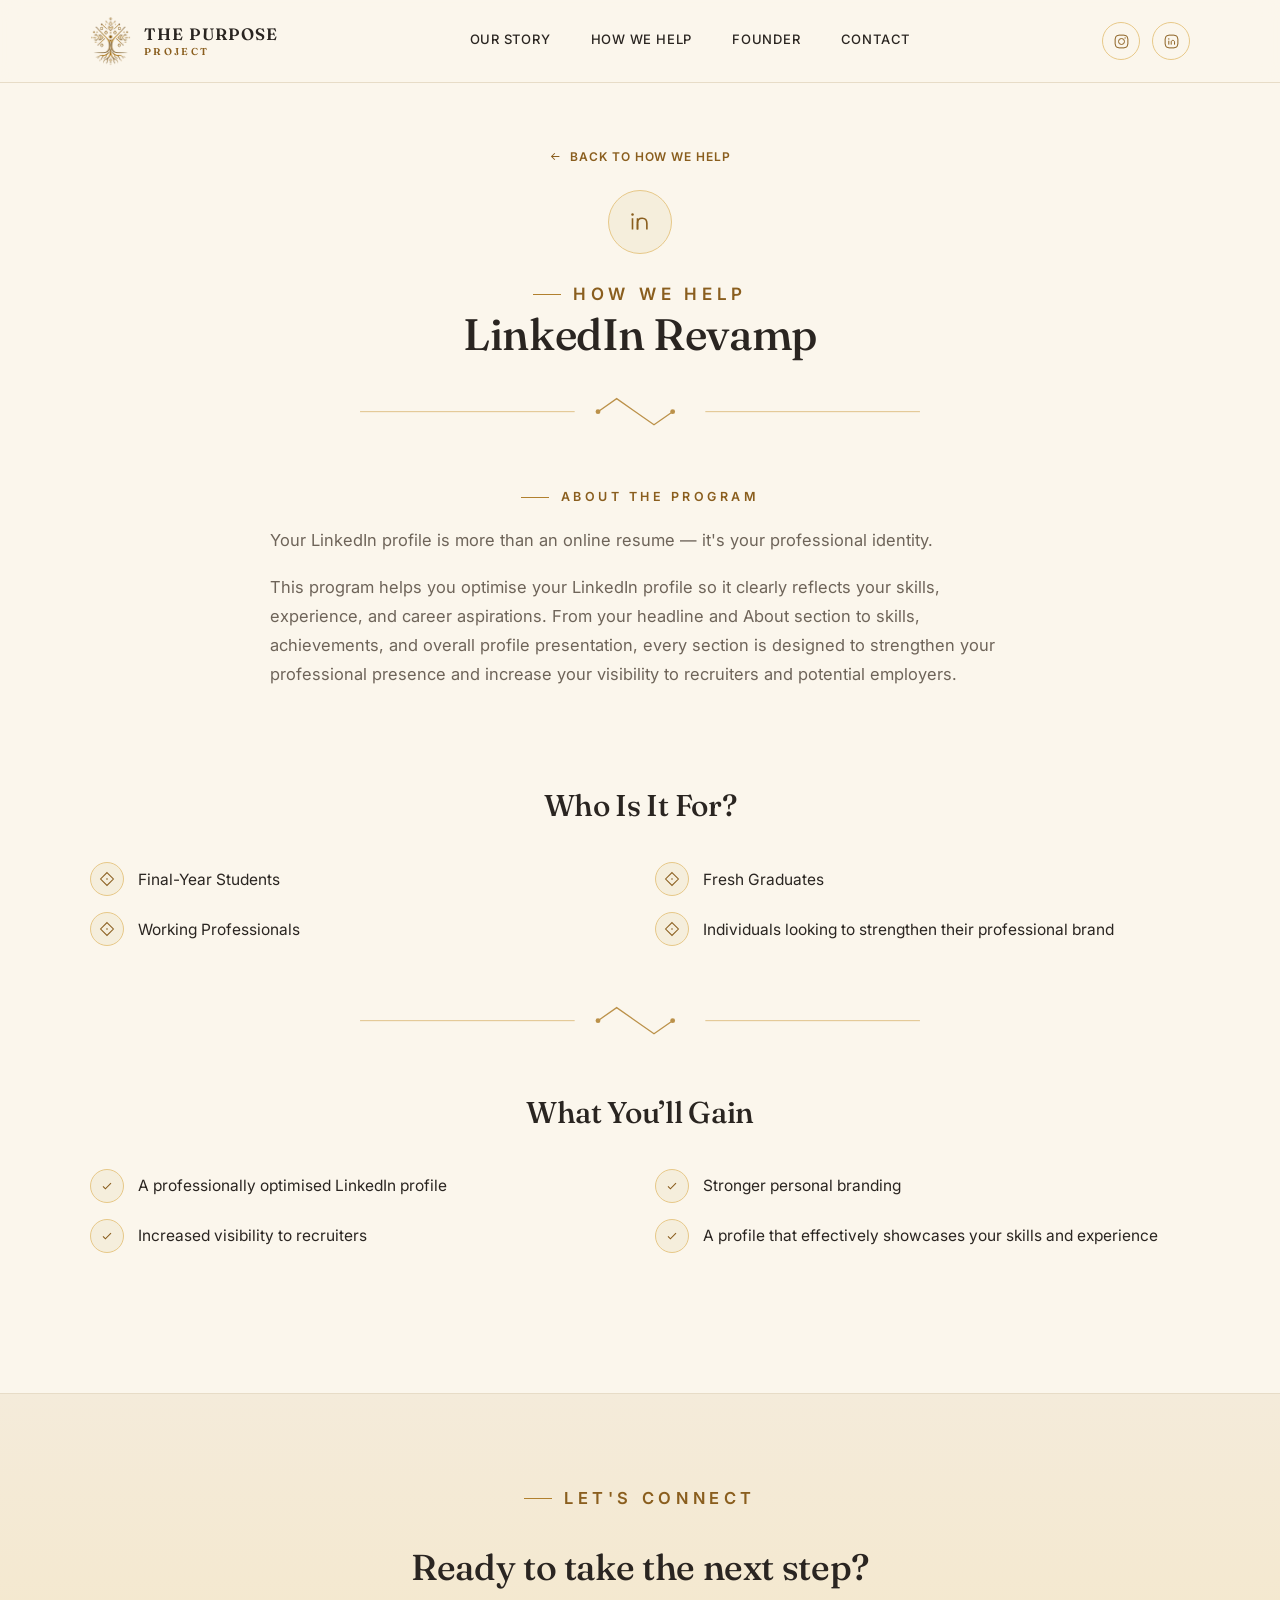
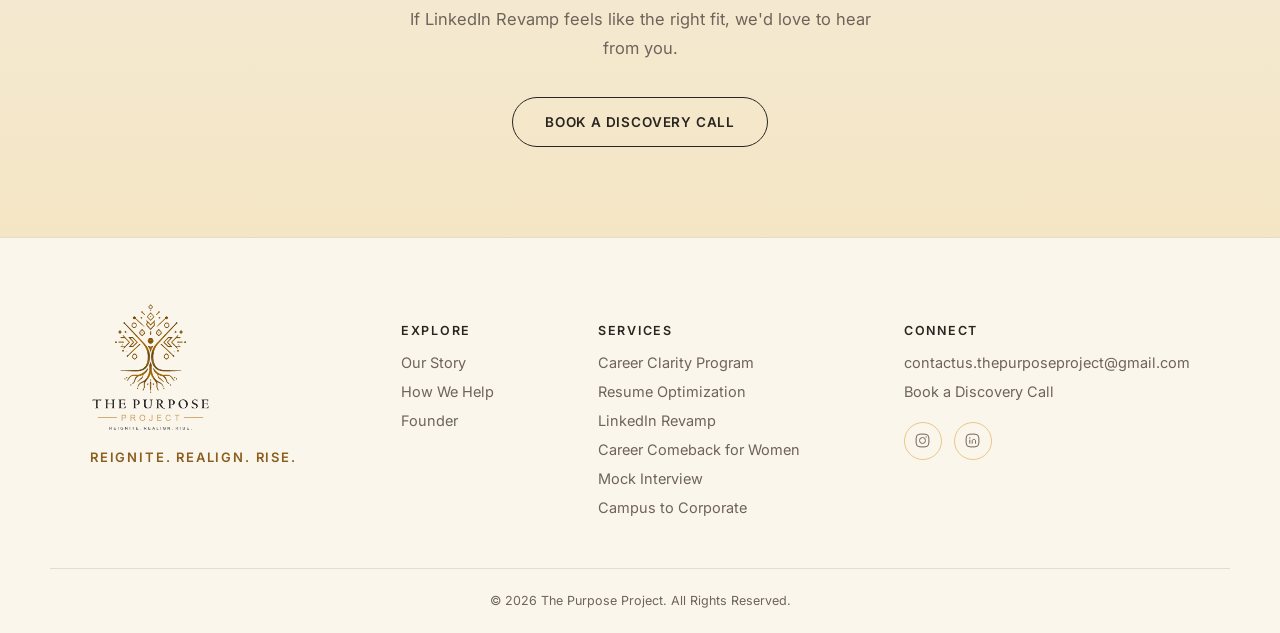
<file: linkedin-revamp.html>
<!DOCTYPE html>
<html lang="en">
<head>
<meta charset="UTF-8" />
<meta name="viewport" content="width=device-width, initial-scale=1.0" />
<title>LinkedIn Revamp - The Purpose Project</title>
<link rel="icon" type="image/x-icon" href="./images/favicon.ico">
<link rel="preconnect" href="https://fonts.googleapis.com">
<link rel="preconnect" href="https://fonts.gstatic.com" crossorigin>
<link href="https://fonts.googleapis.com/css2?family=Fraunces:ital,opsz,wght@0,9..144,300;0,9..144,400;0,9..144,500;0,9..144,600;1,9..144,400;1,9..144,500&family=Inter:wght@400;500;600;700&display=swap" rel="stylesheet">
<link rel="stylesheet" href="css/style.css">
</head>
<body>

<header>
  <nav class="wrap">
    <a href="./index.html" class="brand">
        <img src="images/logo-icon.png" alt="The Purpose Project mark" />
        <div class="brand-text"><b>THE PURPOSE</b><span>PROJECT</span></div>
    </a>
    <div class="navlinks" id="navlinks">
      <a href="./index.html#story">Our Story</a>
      <a href="./index.html#help">How We Help</a>
      <a href="./index.html#founder">Founder</a>
      <a href="./index.html#connect">Contact</a>
    </div>
    <div class="nav-social">
      <a class="social-icon" href="https://www.instagram.com/the_purpose.project?igsi=Y3A2YWVzZHJoMDlv" target="_blank" rel="noopener noreferrer" aria-label="The Purpose Project on Instagram"><svg viewBox="0 0 24 24" fill="none" stroke="currentColor" stroke-width="1.4"><rect x="3" y="3" width="18" height="18" rx="5.5"/><circle cx="12" cy="12" r="4.2"/><circle cx="17.1" cy="6.9" r="0.9" fill="currentColor" stroke="none"/></svg></a>
      <a class="social-icon" href="https://www.linkedin.com/in/gayatri-lashkar-7b5557208" target="_blank" rel="noopener noreferrer" aria-label="The Purpose Project on LinkedIn"><svg viewBox="0 0 24 24" fill="none" stroke="currentColor" stroke-width="1.4"><rect x="3" y="3" width="18" height="18" rx="5.5"/><circle cx="8.2" cy="8.3" r="1" fill="currentColor" stroke="none"/><line x1="8.2" y1="10.9" x2="8.2" y2="16.4"/><path d="M11.6 16.4v-3.5c0-1.55 1.05-2.5 2.4-2.5s2.3 0.95 2.3 2.5v3.5"/></svg></a>
    </div>
    <button class="menu-toggle" id="menuToggle" type="button" aria-label="Open menu" aria-expanded="false" aria-controls="mobileMenu">
      <span></span><span></span><span></span>
    </button>
  </nav>
  <div class="mobile-menu" id="mobileMenu">
    <a href="./index.html#story">Our Story</a>
    <a href="./index.html#help">How We Help</a>
    <a href="./index.html#founder">Founder</a>
    <a href="./index.html#connect">Contact</a>
    <div class="mobile-social">
      <a class="social-icon" href="https://www.instagram.com/the_purpose.project?igsi=Y3A2YWVzZHJoMDlv" target="_blank" rel="noopener noreferrer" aria-label="The Purpose Project on Instagram"><svg viewBox="0 0 24 24" fill="none" stroke="currentColor" stroke-width="1.4"><rect x="3" y="3" width="18" height="18" rx="5.5"/><circle cx="12" cy="12" r="4.2"/><circle cx="17.1" cy="6.9" r="0.9" fill="currentColor" stroke="none"/></svg></a>
      <a class="social-icon" href="https://www.linkedin.com/in/gayatri-lashkar-7b5557208" target="_blank" rel="noopener noreferrer" aria-label="The Purpose Project on LinkedIn"><svg viewBox="0 0 24 24" fill="none" stroke="currentColor" stroke-width="1.4"><rect x="3" y="3" width="18" height="18" rx="5.5"/><circle cx="8.2" cy="8.3" r="1" fill="currentColor" stroke="none"/><line x1="8.2" y1="10.9" x2="8.2" y2="16.4"/><path d="M11.6 16.4v-3.5c0-1.55 1.05-2.5 2.4-2.5s2.3 0.95 2.3 2.5v3.5"/></svg></a>
    </div>
  </div>
</header>

<section class="page-hero">
  <div class="wrap">
    <a class="back-link" href="./index.html#help"><svg viewBox="0 0 20 20" fill="none" stroke="currentColor" stroke-width="1.6"><path d="M4 10h12M11 5l5 5-5 5"/></svg> Back to How We Help</a><br>
    <div class="icon-lg">
      <svg viewBox="0 0 24 24" fill="none" stroke="currentColor" stroke-width="1.3">
    <path d="M6 9V18"></path>
    <path d="M6 6.5V6.6"></path>
    <path d="M10 18V9"></path>
    <path d="M10 12.8C10 10.6 11.4 9 13.7 9C16 9 17.5 10.5 17.5 13.2V18"></path>
    <path d="M10 13V18"></path>
    <circle cx="6" cy="6" r="1" fill="currentColor" stroke="none"></circle>
</svg>
    </div>
    <p class="eyebrow">How We Help</p>
    <h1>LinkedIn Revamp</h1>
  </div>
</section>

<div class="divider">
  <svg viewBox="0 0 600 40" xmlns="http://www.w3.org/2000/svg">
    <line x1="0" y1="20" x2="230" y2="20" stroke="#D9B570" stroke-width="1"/>
    <line x1="370" y1="20" x2="600" y2="20" stroke="#D9B570" stroke-width="1"/>
    <path d="M255 20 L275 6 L295 20 L315 34 L335 20" stroke="#B1802E" stroke-width="1.4" fill="none"/>
    <circle cx="255" cy="20" r="2.6" fill="#B1802E"/>
    <circle cx="335" cy="20" r="2.6" fill="#B1802E"/>
  </svg>
</div>


<section class="section-block">
  <div class="wrap">
    <p class="eyebrow">About the Program</p>
    <div class="prose">
      <p>Your LinkedIn profile is more than an online resume — it's your professional identity.</p>
      <p>This program helps you optimise your LinkedIn profile so it clearly reflects your skills, experience, and career aspirations. From your headline and About section to skills, achievements, and overall profile presentation, every section is designed to strengthen your professional presence and increase your visibility to recruiters and potential employers.</p>
    </div>
  </div>
</section>

<section class="section-block">
  <div class="wrap">
    <h2>Who Is It For?</h2>
    <div class="check-grid">
      <div class="check-item reveal"><span class="oicon"><svg viewBox="0 0 20 20" fill="none" stroke="currentColor" stroke-width="1.3"><path d="M10 2L18 10L10 18L2 10Z"/><circle cx="10" cy="10" r="1" fill="currentColor" stroke="none"/></svg></span><span class="label">Final-Year Students</span></div>
      <div class="check-item reveal"><span class="oicon"><svg viewBox="0 0 20 20" fill="none" stroke="currentColor" stroke-width="1.3"><path d="M10 2L18 10L10 18L2 10Z"/><circle cx="10" cy="10" r="1" fill="currentColor" stroke="none"/></svg></span><span class="label">Fresh Graduates</span></div>
      <div class="check-item reveal"><span class="oicon"><svg viewBox="0 0 20 20" fill="none" stroke="currentColor" stroke-width="1.3"><path d="M10 2L18 10L10 18L2 10Z"/><circle cx="10" cy="10" r="1" fill="currentColor" stroke="none"/></svg></span><span class="label">Working Professionals</span></div>
      <div class="check-item reveal"><span class="oicon"><svg viewBox="0 0 20 20" fill="none" stroke="currentColor" stroke-width="1.3"><path d="M10 2L18 10L10 18L2 10Z"/><circle cx="10" cy="10" r="1" fill="currentColor" stroke="none"/></svg></span><span class="label">Individuals looking to strengthen their professional brand</span></div>
    </div>
  </div>
</section>

<div class="divider">
  <svg viewBox="0 0 600 40" xmlns="http://www.w3.org/2000/svg">
    <line x1="0" y1="20" x2="230" y2="20" stroke="#D9B570" stroke-width="1"/>
    <line x1="370" y1="20" x2="600" y2="20" stroke="#D9B570" stroke-width="1"/>
    <path d="M255 20 L275 6 L295 20 L315 34 L335 20" stroke="#B1802E" stroke-width="1.4" fill="none"/>
    <circle cx="255" cy="20" r="2.6" fill="#B1802E"/>
    <circle cx="335" cy="20" r="2.6" fill="#B1802E"/>
  </svg>
</div>


<section class="section-block">
  <div class="wrap">
    <h2>What You&rsquo;ll Gain</h2>
    <div class="check-grid">
      <div class="check-item reveal"><span class="oicon"><svg viewBox="0 0 20 20" fill="none" stroke="currentColor" stroke-width="1.4"><path d="M5 10.5l3 3 7-7"/></svg></span><span class="label">A professionally optimised LinkedIn profile</span></div>
      <div class="check-item reveal"><span class="oicon"><svg viewBox="0 0 20 20" fill="none" stroke="currentColor" stroke-width="1.4"><path d="M5 10.5l3 3 7-7"/></svg></span><span class="label">Stronger personal branding</span></div>
      <div class="check-item reveal"><span class="oicon"><svg viewBox="0 0 20 20" fill="none" stroke="currentColor" stroke-width="1.4"><path d="M5 10.5l3 3 7-7"/></svg></span><span class="label">Increased visibility to recruiters</span></div>
      <div class="check-item reveal"><span class="oicon"><svg viewBox="0 0 20 20" fill="none" stroke="currentColor" stroke-width="1.4"><path d="M5 10.5l3 3 7-7"/></svg></span><span class="label">A profile that effectively showcases your skills and experience</span></div>
    </div>
  </div>
</section>

<section class="connect" id="connect">
  <div class="wrap">
    <p class="eyebrow" style="justify-content:center;">Let's Connect</p>
    <h2>Ready to take the next step?</h2>
    <p>If LinkedIn Revamp feels like the right fit, we'd love to hear from you.</p>
    <div class="connect-cta">
      <a class="btn btn-secondary" href="./book-a-career-conversation.html">Book a Discovery Call</a>
    </div>
  </div>
</section>

<footer>
  <div class="wrap">
    <div class="foot-brand">
      <a href="./index.html"><img src="images/logo-full.png" alt="The Purpose Project" /></a>
      <p>Reignite. Realign. Rise.</p>
    </div>
    <div class="foot-col">
      <h5>Explore</h5>
      <a href="./index.html#story">Our Story</a>
      <a href="./index.html#help">How We Help</a>
      <a href="./index.html#founder">Founder</a>
    </div>
    <div class="foot-col">
      <h5>Services</h5>
      <a href="./career-clarity-program.html">Career Clarity Program</a>
      <a href="./resume-optimization.html">Resume Optimization</a>
      <a href="./linkedin-revamp.html">LinkedIn Revamp</a>
      <a href="./career-comeback-for-women.html">Career Comeback for Women</a>
      <a href="./mock-interview.html">Mock Interview</a>
      <a href="./campus-to-corporate.html">Campus to Corporate</a>
    </div>
    <div class="foot-col">
      <h5>Connect</h5>
      <a href="mailto:contactus.thepurposeproject@gmail.com">contactus.thepurposeproject@gmail.com</a>
      <!-- <a href="#">Chat on WhatsApp</a> -->
      <a href="./book-a-career-conversation.html">Book a Discovery Call</a>
      <div class="foot-social">
        <a class="social-icon" href="https://www.instagram.com/the_purpose.project?igsi=Y3A2YWVzZHJoMDlv" target="_blank" rel="noopener noreferrer" aria-label="The Purpose Project on Instagram"><svg viewBox="0 0 24 24" fill="none" stroke="currentColor" stroke-width="1.4"><rect x="3" y="3" width="18" height="18" rx="5.5"/><circle cx="12" cy="12" r="4.2"/><circle cx="17.1" cy="6.9" r="0.9" fill="currentColor" stroke="none"/></svg></a>
        <a class="social-icon" href="https://www.linkedin.com/in/gayatri-lashkar-7b5557208" target="_blank" rel="noopener noreferrer" aria-label="The Purpose Project on LinkedIn"><svg viewBox="0 0 24 24" fill="none" stroke="currentColor" stroke-width="1.4"><rect x="3" y="3" width="18" height="18" rx="5.5"/><circle cx="8.2" cy="8.3" r="1" fill="currentColor" stroke="none"/><line x1="8.2" y1="10.9" x2="8.2" y2="16.4"/><path d="M11.6 16.4v-3.5c0-1.55 1.05-2.5 2.4-2.5s2.3 0.95 2.3 2.5v3.5"/></svg></a>
      </div>
    </div>
  </div>
  <div class="foot-bottom">
    <span>© 2026 The Purpose Project. All Rights Reserved.</span>
  </div>
</footer>

<script src="js/main.js"></script>
</body>
</html>
</file>
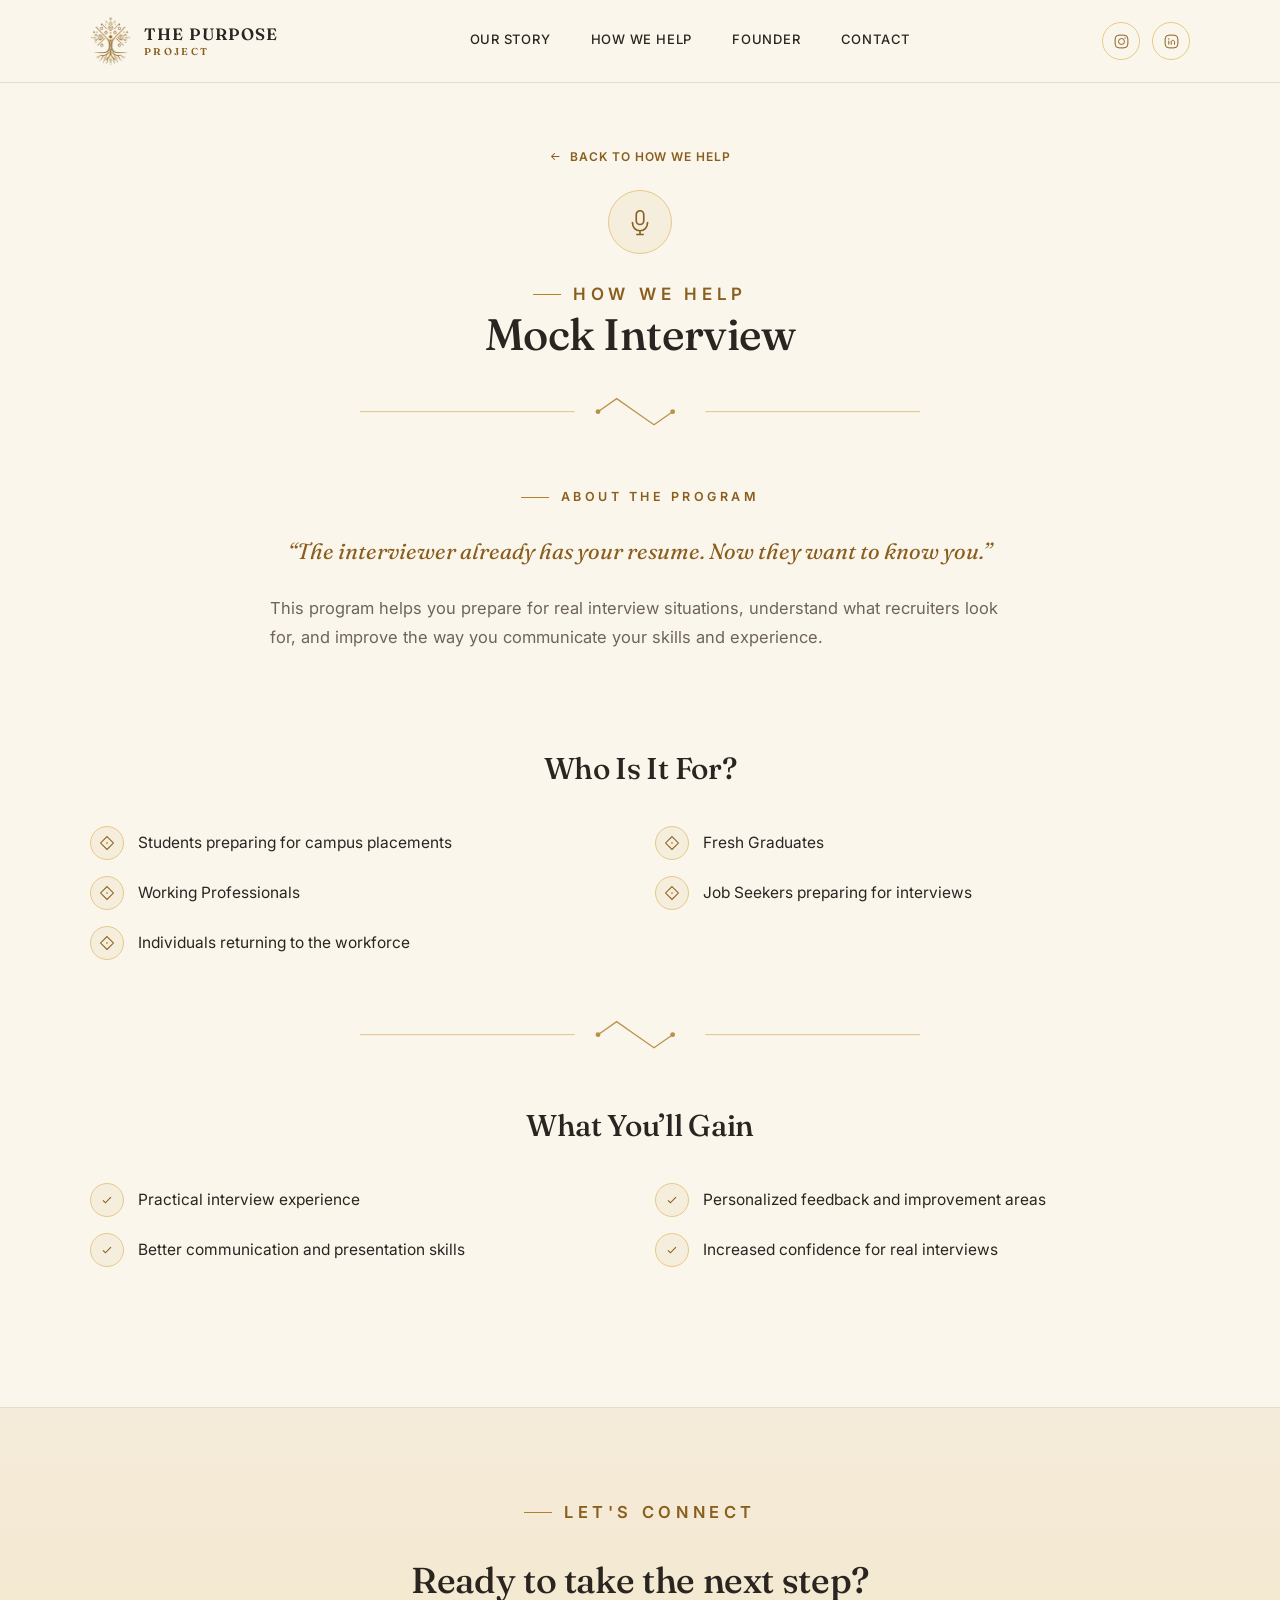
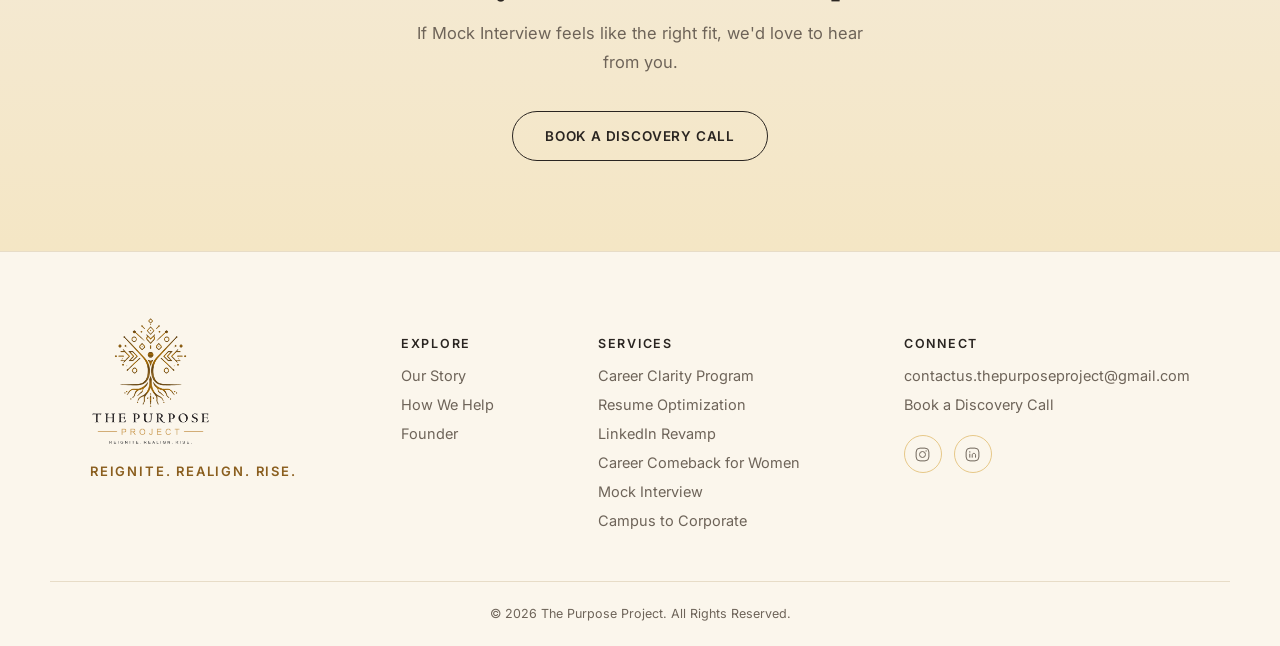
<file: mock-interview.html>
<!DOCTYPE html>
<html lang="en">
<head>
<meta charset="UTF-8" />
<meta name="viewport" content="width=device-width, initial-scale=1.0" />
<title>Mock Interview - The Purpose Project</title>
<link rel="icon" type="image/x-icon" href="./images/favicon.ico">
<link rel="preconnect" href="https://fonts.googleapis.com">
<link rel="preconnect" href="https://fonts.gstatic.com" crossorigin>
<link href="https://fonts.googleapis.com/css2?family=Fraunces:ital,opsz,wght@0,9..144,300;0,9..144,400;0,9..144,500;0,9..144,600;1,9..144,400;1,9..144,500&family=Inter:wght@400;500;600;700&display=swap" rel="stylesheet">
<link rel="stylesheet" href="css/style.css">
</head>
<body>

<header>
  <nav class="wrap">
    <a href="./index.html" class="brand">
        <img src="images/logo-icon.png" alt="The Purpose Project mark" />
        <div class="brand-text"><b>THE PURPOSE</b><span>PROJECT</span></div>
    </a>
    <div class="navlinks" id="navlinks">
      <a href="./index.html#story">Our Story</a>
      <a href="./index.html#help">How We Help</a>
      <a href="./index.html#founder">Founder</a>
      <a href="./index.html#connect">Contact</a>
    </div>
    <div class="nav-social">
      <a class="social-icon" href="https://www.instagram.com/the_purpose.project?igsi=Y3A2YWVzZHJoMDlv" target="_blank" rel="noopener noreferrer" aria-label="The Purpose Project on Instagram"><svg viewBox="0 0 24 24" fill="none" stroke="currentColor" stroke-width="1.4"><rect x="3" y="3" width="18" height="18" rx="5.5"/><circle cx="12" cy="12" r="4.2"/><circle cx="17.1" cy="6.9" r="0.9" fill="currentColor" stroke="none"/></svg></a>
      <a class="social-icon" href="https://www.linkedin.com/in/gayatri-lashkar-7b5557208" target="_blank" rel="noopener noreferrer" aria-label="The Purpose Project on LinkedIn"><svg viewBox="0 0 24 24" fill="none" stroke="currentColor" stroke-width="1.4"><rect x="3" y="3" width="18" height="18" rx="5.5"/><circle cx="8.2" cy="8.3" r="1" fill="currentColor" stroke="none"/><line x1="8.2" y1="10.9" x2="8.2" y2="16.4"/><path d="M11.6 16.4v-3.5c0-1.55 1.05-2.5 2.4-2.5s2.3 0.95 2.3 2.5v3.5"/></svg></a>
    </div>
    <button class="menu-toggle" id="menuToggle" type="button" aria-label="Open menu" aria-expanded="false" aria-controls="mobileMenu">
      <span></span><span></span><span></span>
    </button>
  </nav>
  <div class="mobile-menu" id="mobileMenu">
    <a href="./index.html#story">Our Story</a>
    <a href="./index.html#help">How We Help</a>
    <a href="./index.html#founder">Founder</a>
    <a href="./index.html#connect">Contact</a>
    <div class="mobile-social">
      <a class="social-icon" href="https://www.instagram.com/the_purpose.project?igsi=Y3A2YWVzZHJoMDlv" target="_blank" rel="noopener noreferrer" aria-label="The Purpose Project on Instagram"><svg viewBox="0 0 24 24" fill="none" stroke="currentColor" stroke-width="1.4"><rect x="3" y="3" width="18" height="18" rx="5.5"/><circle cx="12" cy="12" r="4.2"/><circle cx="17.1" cy="6.9" r="0.9" fill="currentColor" stroke="none"/></svg></a>
      <a class="social-icon" href="https://www.linkedin.com/in/gayatri-lashkar-7b5557208" target="_blank" rel="noopener noreferrer" aria-label="The Purpose Project on LinkedIn"><svg viewBox="0 0 24 24" fill="none" stroke="currentColor" stroke-width="1.4"><rect x="3" y="3" width="18" height="18" rx="5.5"/><circle cx="8.2" cy="8.3" r="1" fill="currentColor" stroke="none"/><line x1="8.2" y1="10.9" x2="8.2" y2="16.4"/><path d="M11.6 16.4v-3.5c0-1.55 1.05-2.5 2.4-2.5s2.3 0.95 2.3 2.5v3.5"/></svg></a>
    </div>
  </div>
</header>

<section class="page-hero">
  <div class="wrap">
    <a class="back-link" href="./index.html#help"><svg viewBox="0 0 20 20" fill="none" stroke="currentColor" stroke-width="1.6"><path d="M4 10h12M11 5l5 5-5 5"/></svg> Back to How We Help</a><br>
    <div class="icon-lg"><svg viewBox="0 0 24 24" fill="none" stroke="currentColor" stroke-width="1.3"><rect x="9" y="3" width="6" height="11" rx="3"/><path d="M6 12v1a6 6 0 0012 0v-1M12 19v3M9 22h6"/></svg></div>
    <p class="eyebrow">How We Help</p>
    <h1>Mock Interview</h1>
  </div>
</section>

<div class="divider">
  <svg viewBox="0 0 600 40" xmlns="http://www.w3.org/2000/svg">
    <line x1="0" y1="20" x2="230" y2="20" stroke="#D9B570" stroke-width="1"/>
    <line x1="370" y1="20" x2="600" y2="20" stroke="#D9B570" stroke-width="1"/>
    <path d="M255 20 L275 6 L295 20 L315 34 L335 20" stroke="#B1802E" stroke-width="1.4" fill="none"/>
    <circle cx="255" cy="20" r="2.6" fill="#B1802E"/>
    <circle cx="335" cy="20" r="2.6" fill="#B1802E"/>
  </svg>
</div>


<section class="section-block">
  <div class="wrap">
    <p class="eyebrow">About the Program</p>
    <div class="prose">
            <div class="pull-quote" style="text-align:center; border-left:none; padding-left:0;">&ldquo;The interviewer already has your resume. Now they want to know you.&rdquo;</div>
      <p>This program helps you prepare for real interview situations, understand what recruiters look for, and improve the way you communicate your skills and experience.</p>
    </div>
  </div>
</section>

<section class="section-block">
  <div class="wrap">
    <h2>Who Is It For?</h2>
    <div class="check-grid">
      <div class="check-item reveal"><span class="oicon"><svg viewBox="0 0 20 20" fill="none" stroke="currentColor" stroke-width="1.3"><path d="M10 2L18 10L10 18L2 10Z"/><circle cx="10" cy="10" r="1" fill="currentColor" stroke="none"/></svg></span><span class="label">Students preparing for campus placements</span></div>
      <div class="check-item reveal"><span class="oicon"><svg viewBox="0 0 20 20" fill="none" stroke="currentColor" stroke-width="1.3"><path d="M10 2L18 10L10 18L2 10Z"/><circle cx="10" cy="10" r="1" fill="currentColor" stroke="none"/></svg></span><span class="label">Fresh Graduates</span></div>
      <div class="check-item reveal"><span class="oicon"><svg viewBox="0 0 20 20" fill="none" stroke="currentColor" stroke-width="1.3"><path d="M10 2L18 10L10 18L2 10Z"/><circle cx="10" cy="10" r="1" fill="currentColor" stroke="none"/></svg></span><span class="label">Working Professionals</span></div>
      <div class="check-item reveal"><span class="oicon"><svg viewBox="0 0 20 20" fill="none" stroke="currentColor" stroke-width="1.3"><path d="M10 2L18 10L10 18L2 10Z"/><circle cx="10" cy="10" r="1" fill="currentColor" stroke="none"/></svg></span><span class="label">Job Seekers preparing for interviews</span></div>
      <div class="check-item reveal"><span class="oicon"><svg viewBox="0 0 20 20" fill="none" stroke="currentColor" stroke-width="1.3"><path d="M10 2L18 10L10 18L2 10Z"/><circle cx="10" cy="10" r="1" fill="currentColor" stroke="none"/></svg></span><span class="label">Individuals returning to the workforce</span></div>
    </div>
  </div>
</section>

<div class="divider">
  <svg viewBox="0 0 600 40" xmlns="http://www.w3.org/2000/svg">
    <line x1="0" y1="20" x2="230" y2="20" stroke="#D9B570" stroke-width="1"/>
    <line x1="370" y1="20" x2="600" y2="20" stroke="#D9B570" stroke-width="1"/>
    <path d="M255 20 L275 6 L295 20 L315 34 L335 20" stroke="#B1802E" stroke-width="1.4" fill="none"/>
    <circle cx="255" cy="20" r="2.6" fill="#B1802E"/>
    <circle cx="335" cy="20" r="2.6" fill="#B1802E"/>
  </svg>
</div>


<section class="section-block">
  <div class="wrap">
    <h2>What You&rsquo;ll Gain</h2>
    <div class="check-grid">
      <div class="check-item reveal"><span class="oicon"><svg viewBox="0 0 20 20" fill="none" stroke="currentColor" stroke-width="1.4"><path d="M5 10.5l3 3 7-7"/></svg></span><span class="label">Practical interview experience</span></div>
      <div class="check-item reveal"><span class="oicon"><svg viewBox="0 0 20 20" fill="none" stroke="currentColor" stroke-width="1.4"><path d="M5 10.5l3 3 7-7"/></svg></span><span class="label">Personalized feedback and improvement areas</span></div>
      <div class="check-item reveal"><span class="oicon"><svg viewBox="0 0 20 20" fill="none" stroke="currentColor" stroke-width="1.4"><path d="M5 10.5l3 3 7-7"/></svg></span><span class="label">Better communication and presentation skills</span></div>
      <div class="check-item reveal"><span class="oicon"><svg viewBox="0 0 20 20" fill="none" stroke="currentColor" stroke-width="1.4"><path d="M5 10.5l3 3 7-7"/></svg></span><span class="label">Increased confidence for real interviews</span></div>
    </div>
  </div>
</section>

<section class="connect" id="connect">
  <div class="wrap">
    <p class="eyebrow" style="justify-content:center;">Let's Connect</p>
    <h2>Ready to take the next step?</h2>
    <p>If Mock Interview feels like the right fit, we'd love to hear from you.</p>
    <div class="connect-cta">
      <a class="btn btn-secondary" href="./book-a-career-conversation.html">Book a Discovery Call</a>
    </div>
  </div>
</section>

<footer>
  <div class="wrap">
    <div class="foot-brand">
      <a href="./index.html"><img src="images/logo-full.png" alt="The Purpose Project" /></a>
      <p>Reignite. Realign. Rise.</p>
    </div>
    <div class="foot-col">
      <h5>Explore</h5>
      <a href="./index.html#story">Our Story</a>
      <a href="./index.html#help">How We Help</a>
      <a href="./index.html#founder">Founder</a>
    </div>
    <div class="foot-col">
      <h5>Services</h5>
      <a href="./career-clarity-program.html">Career Clarity Program</a>
      <a href="./resume-optimization.html">Resume Optimization</a>
      <a href="./linkedin-revamp.html">LinkedIn Revamp</a>
      <a href="./career-comeback-for-women.html">Career Comeback for Women</a>
      <a href="./mock-interview.html">Mock Interview</a>
      <a href="./campus-to-corporate.html">Campus to Corporate</a>
    </div>
    <div class="foot-col">
      <h5>Connect</h5>
      <a href="mailto:contactus.thepurposeproject@gmail.com">contactus.thepurposeproject@gmail.com</a>
      <!-- <a href="#">Chat on WhatsApp</a> -->
      <a href="./book-a-career-conversation.html">Book a Discovery Call</a>
      <div class="foot-social">
        <a class="social-icon" href="https://www.instagram.com/the_purpose.project?igsi=Y3A2YWVzZHJoMDlv" target="_blank" rel="noopener noreferrer" aria-label="The Purpose Project on Instagram"><svg viewBox="0 0 24 24" fill="none" stroke="currentColor" stroke-width="1.4"><rect x="3" y="3" width="18" height="18" rx="5.5"/><circle cx="12" cy="12" r="4.2"/><circle cx="17.1" cy="6.9" r="0.9" fill="currentColor" stroke="none"/></svg></a>
        <a class="social-icon" href="https://www.linkedin.com/in/gayatri-lashkar-7b5557208" target="_blank" rel="noopener noreferrer" aria-label="The Purpose Project on LinkedIn"><svg viewBox="0 0 24 24" fill="none" stroke="currentColor" stroke-width="1.4"><rect x="3" y="3" width="18" height="18" rx="5.5"/><circle cx="8.2" cy="8.3" r="1" fill="currentColor" stroke="none"/><line x1="8.2" y1="10.9" x2="8.2" y2="16.4"/><path d="M11.6 16.4v-3.5c0-1.55 1.05-2.5 2.4-2.5s2.3 0.95 2.3 2.5v3.5"/></svg></a>
      </div>
    </div>
  </div>
  <div class="foot-bottom">
    <span>© 2026 The Purpose Project. All Rights Reserved.</span>
  </div>
</footer>

<script src="js/main.js"></script>
</body>
</html>
</file>
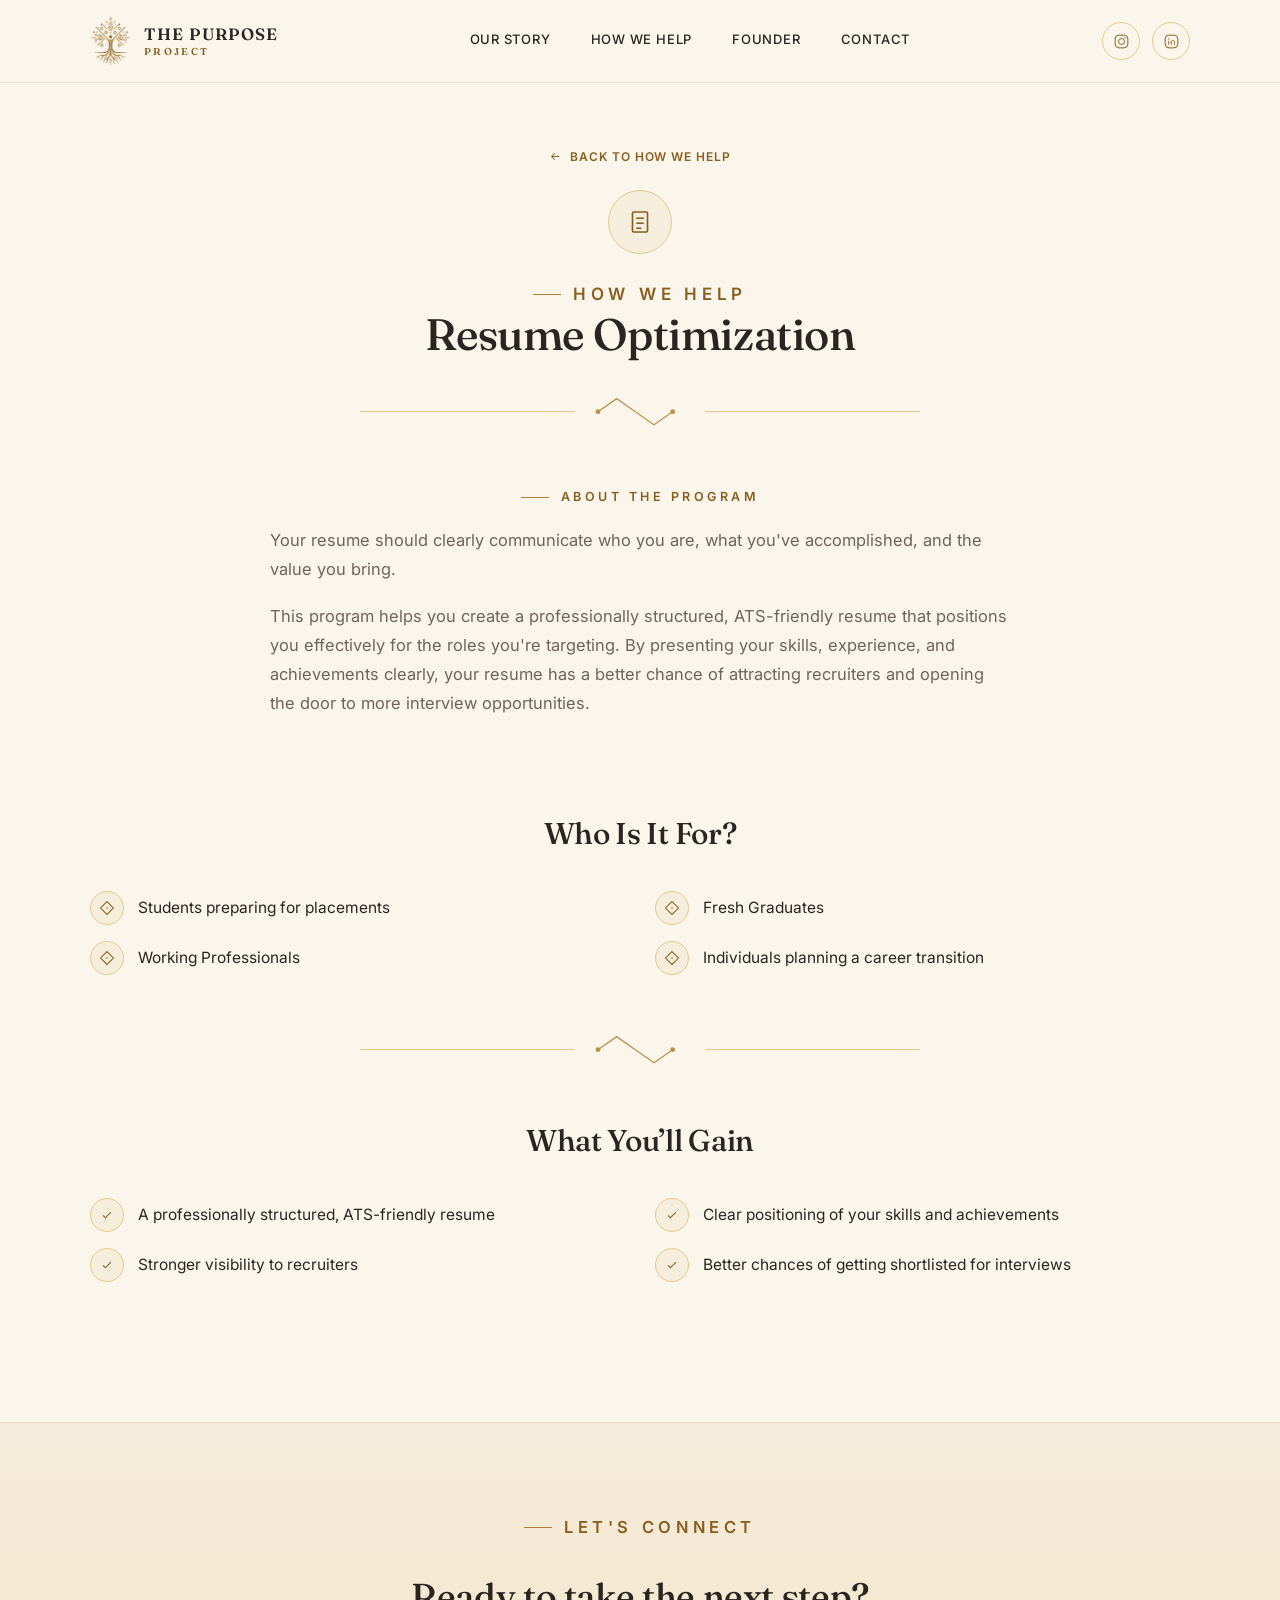
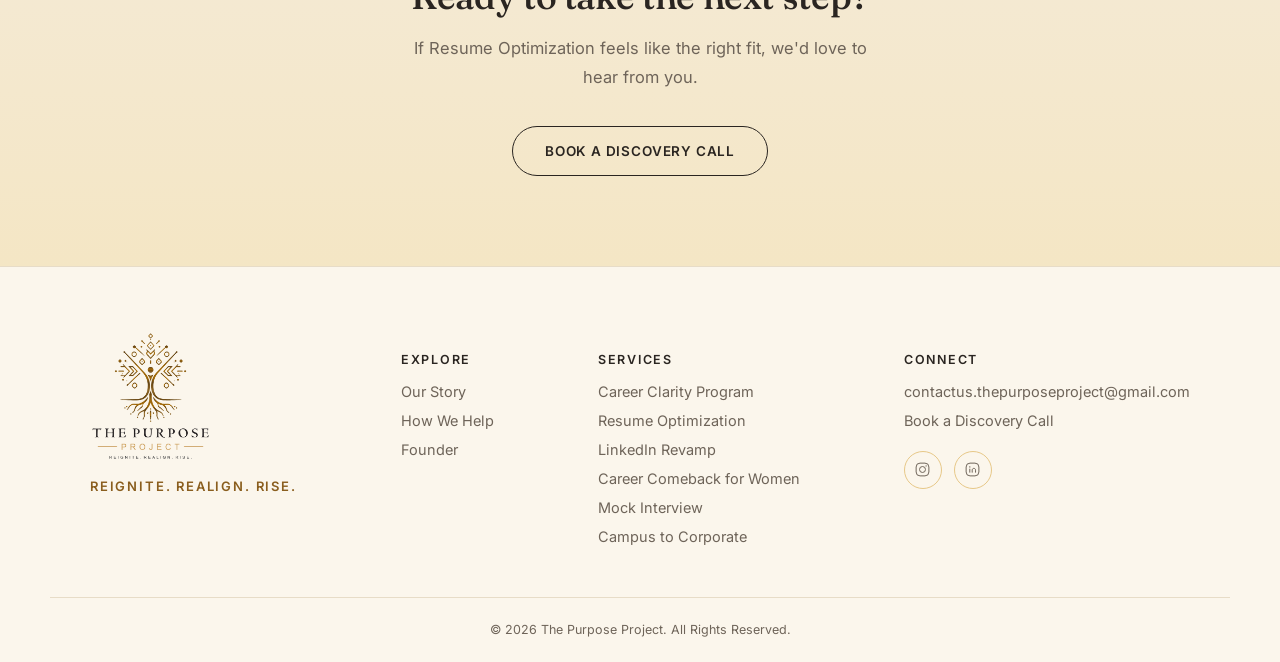
<file: resume-optimization.html>
<!DOCTYPE html>
<html lang="en">
<head>
<meta charset="UTF-8" />
<meta name="viewport" content="width=device-width, initial-scale=1.0" />
<title>Resume Optimization - The Purpose Project</title>
<link rel="icon" type="image/x-icon" href="./images/favicon.ico">
<link rel="preconnect" href="https://fonts.googleapis.com">
<link rel="preconnect" href="https://fonts.gstatic.com" crossorigin>
<link href="https://fonts.googleapis.com/css2?family=Fraunces:ital,opsz,wght@0,9..144,300;0,9..144,400;0,9..144,500;0,9..144,600;1,9..144,400;1,9..144,500&family=Inter:wght@400;500;600;700&display=swap" rel="stylesheet">
<link rel="stylesheet" href="css/style.css">
</head>
<body>

<header>
  <nav class="wrap">
    <a href="./index.html" class="brand">
        <img src="images/logo-icon.png" alt="The Purpose Project mark" />
        <div class="brand-text"><b>THE PURPOSE</b><span>PROJECT</span></div>
    </a>
    <div class="navlinks" id="navlinks">
      <a href="./index.html#story">Our Story</a>
      <a href="./index.html#help">How We Help</a>
      <a href="./index.html#founder">Founder</a>
      <a href="./index.html#connect">Contact</a>
    </div>
    <div class="nav-social">
      <a class="social-icon" href="https://www.instagram.com/the_purpose.project?igsi=Y3A2YWVzZHJoMDlv" target="_blank" rel="noopener noreferrer" aria-label="The Purpose Project on Instagram"><svg viewBox="0 0 24 24" fill="none" stroke="currentColor" stroke-width="1.4"><rect x="3" y="3" width="18" height="18" rx="5.5"/><circle cx="12" cy="12" r="4.2"/><circle cx="17.1" cy="6.9" r="0.9" fill="currentColor" stroke="none"/></svg></a>
      <a class="social-icon" href="https://www.linkedin.com/in/gayatri-lashkar-7b5557208" target="_blank" rel="noopener noreferrer" aria-label="The Purpose Project on LinkedIn"><svg viewBox="0 0 24 24" fill="none" stroke="currentColor" stroke-width="1.4"><rect x="3" y="3" width="18" height="18" rx="5.5"/><circle cx="8.2" cy="8.3" r="1" fill="currentColor" stroke="none"/><line x1="8.2" y1="10.9" x2="8.2" y2="16.4"/><path d="M11.6 16.4v-3.5c0-1.55 1.05-2.5 2.4-2.5s2.3 0.95 2.3 2.5v3.5"/></svg></a>
    </div>
    <button class="menu-toggle" id="menuToggle" type="button" aria-label="Open menu" aria-expanded="false" aria-controls="mobileMenu">
      <span></span><span></span><span></span>
    </button>
  </nav>
  <div class="mobile-menu" id="mobileMenu">
    <a href="./index.html#story">Our Story</a>
    <a href="./index.html#help">How We Help</a>
    <a href="./index.html#founder">Founder</a>
    <a href="./index.html#connect">Contact</a>
    <div class="mobile-social">
      <a class="social-icon" href="https://www.instagram.com/the_purpose.project?igsi=Y3A2YWVzZHJoMDlv" target="_blank" rel="noopener noreferrer" aria-label="The Purpose Project on Instagram"><svg viewBox="0 0 24 24" fill="none" stroke="currentColor" stroke-width="1.4"><rect x="3" y="3" width="18" height="18" rx="5.5"/><circle cx="12" cy="12" r="4.2"/><circle cx="17.1" cy="6.9" r="0.9" fill="currentColor" stroke="none"/></svg></a>
      <a class="social-icon" href="https://www.linkedin.com/in/gayatri-lashkar-7b5557208" target="_blank" rel="noopener noreferrer" aria-label="The Purpose Project on LinkedIn"><svg viewBox="0 0 24 24" fill="none" stroke="currentColor" stroke-width="1.4"><rect x="3" y="3" width="18" height="18" rx="5.5"/><circle cx="8.2" cy="8.3" r="1" fill="currentColor" stroke="none"/><line x1="8.2" y1="10.9" x2="8.2" y2="16.4"/><path d="M11.6 16.4v-3.5c0-1.55 1.05-2.5 2.4-2.5s2.3 0.95 2.3 2.5v3.5"/></svg></a>
    </div>
  </div>
</header>

<section class="page-hero">
  <div class="wrap">
    <a class="back-link" href="./index.html#help"><svg viewBox="0 0 20 20" fill="none" stroke="currentColor" stroke-width="1.6"><path d="M4 10h12M11 5l5 5-5 5"/></svg> Back to How We Help</a><br>
    <div class="icon-lg"><svg viewBox="0 0 24 24" fill="none" stroke="currentColor" stroke-width="1.3"><rect x="6" y="4" width="12" height="16" rx="1"/><line x1="9" y1="9" x2="15" y2="9"/><line x1="9" y1="13" x2="15" y2="13"/><line x1="9" y1="17" x2="13" y2="17"/></svg></div>
    <p class="eyebrow">How We Help</p>
    <h1>Resume Optimization</h1>
  </div>
</section>

<div class="divider">
  <svg viewBox="0 0 600 40" xmlns="http://www.w3.org/2000/svg">
    <line x1="0" y1="20" x2="230" y2="20" stroke="#D9B570" stroke-width="1"/>
    <line x1="370" y1="20" x2="600" y2="20" stroke="#D9B570" stroke-width="1"/>
    <path d="M255 20 L275 6 L295 20 L315 34 L335 20" stroke="#B1802E" stroke-width="1.4" fill="none"/>
    <circle cx="255" cy="20" r="2.6" fill="#B1802E"/>
    <circle cx="335" cy="20" r="2.6" fill="#B1802E"/>
  </svg>
</div>


<section class="section-block">
  <div class="wrap">
    <p class="eyebrow">About the Program</p>
    <div class="prose">
      <p>Your resume should clearly communicate who you are, what you've accomplished, and the value you bring.</p>
      <p>This program helps you create a professionally structured, ATS-friendly resume that positions you effectively for the roles you're targeting. By presenting your skills, experience, and achievements clearly, your resume has a better chance of attracting recruiters and opening the door to more interview opportunities.</p>
    </div>
  </div>
</section>

<section class="section-block">
  <div class="wrap">
    <h2>Who Is It For?</h2>
    <div class="check-grid">
      <div class="check-item reveal"><span class="oicon"><svg viewBox="0 0 20 20" fill="none" stroke="currentColor" stroke-width="1.3"><path d="M10 2L18 10L10 18L2 10Z"/><circle cx="10" cy="10" r="1" fill="currentColor" stroke="none"/></svg></span><span class="label">Students preparing for placements</span></div>
      <div class="check-item reveal"><span class="oicon"><svg viewBox="0 0 20 20" fill="none" stroke="currentColor" stroke-width="1.3"><path d="M10 2L18 10L10 18L2 10Z"/><circle cx="10" cy="10" r="1" fill="currentColor" stroke="none"/></svg></span><span class="label">Fresh Graduates</span></div>
      <div class="check-item reveal"><span class="oicon"><svg viewBox="0 0 20 20" fill="none" stroke="currentColor" stroke-width="1.3"><path d="M10 2L18 10L10 18L2 10Z"/><circle cx="10" cy="10" r="1" fill="currentColor" stroke="none"/></svg></span><span class="label">Working Professionals</span></div>
      <div class="check-item reveal"><span class="oicon"><svg viewBox="0 0 20 20" fill="none" stroke="currentColor" stroke-width="1.3"><path d="M10 2L18 10L10 18L2 10Z"/><circle cx="10" cy="10" r="1" fill="currentColor" stroke="none"/></svg></span><span class="label">Individuals planning a career transition</span></div>
    </div>
  </div>
</section>

<div class="divider">
  <svg viewBox="0 0 600 40" xmlns="http://www.w3.org/2000/svg">
    <line x1="0" y1="20" x2="230" y2="20" stroke="#D9B570" stroke-width="1"/>
    <line x1="370" y1="20" x2="600" y2="20" stroke="#D9B570" stroke-width="1"/>
    <path d="M255 20 L275 6 L295 20 L315 34 L335 20" stroke="#B1802E" stroke-width="1.4" fill="none"/>
    <circle cx="255" cy="20" r="2.6" fill="#B1802E"/>
    <circle cx="335" cy="20" r="2.6" fill="#B1802E"/>
  </svg>
</div>


<section class="section-block">
  <div class="wrap">
    <h2>What You&rsquo;ll Gain</h2>
    <div class="check-grid">
      <div class="check-item reveal"><span class="oicon"><svg viewBox="0 0 20 20" fill="none" stroke="currentColor" stroke-width="1.4"><path d="M5 10.5l3 3 7-7"/></svg></span><span class="label">A professionally structured, ATS-friendly resume</span></div>
      <div class="check-item reveal"><span class="oicon"><svg viewBox="0 0 20 20" fill="none" stroke="currentColor" stroke-width="1.4"><path d="M5 10.5l3 3 7-7"/></svg></span><span class="label">Clear positioning of your skills and achievements</span></div>
      <div class="check-item reveal"><span class="oicon"><svg viewBox="0 0 20 20" fill="none" stroke="currentColor" stroke-width="1.4"><path d="M5 10.5l3 3 7-7"/></svg></span><span class="label">Stronger visibility to recruiters</span></div>
      <div class="check-item reveal"><span class="oicon"><svg viewBox="0 0 20 20" fill="none" stroke="currentColor" stroke-width="1.4"><path d="M5 10.5l3 3 7-7"/></svg></span><span class="label">Better chances of getting shortlisted for interviews</span></div>
    </div>
  </div>
</section>

<section class="connect" id="connect">
  <div class="wrap">
    <p class="eyebrow" style="justify-content:center;">Let's Connect</p>
    <h2>Ready to take the next step?</h2>
    <p>If Resume Optimization feels like the right fit, we'd love to hear from you.</p>
    <div class="connect-cta">
      <a class="btn btn-secondary" href="./book-a-career-conversation.html">Book a Discovery Call</a>
    </div>
  </div>
</section>

<footer>
  <div class="wrap">
    <div class="foot-brand">
      <a href="./index.html"><img src="images/logo-full.png" alt="The Purpose Project" /></a>
      <p>Reignite. Realign. Rise.</p>
    </div>
    <div class="foot-col">
      <h5>Explore</h5>
      <a href="./index.html#story">Our Story</a>
      <a href="./index.html#help">How We Help</a>
      <a href="./index.html#founder">Founder</a>
    </div>
    <div class="foot-col">
      <h5>Services</h5>
      <a href="./career-clarity-program.html">Career Clarity Program</a>
      <a href="./resume-optimization.html">Resume Optimization</a>
      <a href="./linkedin-revamp.html">LinkedIn Revamp</a>
      <a href="./career-comeback-for-women.html">Career Comeback for Women</a>
      <a href="./mock-interview.html">Mock Interview</a>
      <a href="./campus-to-corporate.html">Campus to Corporate</a>
    </div>
    <div class="foot-col">
      <h5>Connect</h5>
      <a href="mailto:contactus.thepurposeproject@gmail.com">contactus.thepurposeproject@gmail.com</a>
      <!-- <a href="#">Chat on WhatsApp</a> -->
      <a href="./book-a-career-conversation.html">Book a Discovery Call</a>
      <div class="foot-social">
        <a class="social-icon" href="https://www.instagram.com/the_purpose.project?igsi=Y3A2YWVzZHJoMDlv" target="_blank" rel="noopener noreferrer" aria-label="The Purpose Project on Instagram"><svg viewBox="0 0 24 24" fill="none" stroke="currentColor" stroke-width="1.4"><rect x="3" y="3" width="18" height="18" rx="5.5"/><circle cx="12" cy="12" r="4.2"/><circle cx="17.1" cy="6.9" r="0.9" fill="currentColor" stroke="none"/></svg></a>
        <a class="social-icon" href="https://www.linkedin.com/in/gayatri-lashkar-7b5557208" target="_blank" rel="noopener noreferrer" aria-label="The Purpose Project on LinkedIn"><svg viewBox="0 0 24 24" fill="none" stroke="currentColor" stroke-width="1.4"><rect x="3" y="3" width="18" height="18" rx="5.5"/><circle cx="8.2" cy="8.3" r="1" fill="currentColor" stroke="none"/><line x1="8.2" y1="10.9" x2="8.2" y2="16.4"/><path d="M11.6 16.4v-3.5c0-1.55 1.05-2.5 2.4-2.5s2.3 0.95 2.3 2.5v3.5"/></svg></a>
      </div>
    </div>
  </div>
  <div class="foot-bottom">
    <span>© 2026 The Purpose Project. All Rights Reserved.</span>
  </div>
</footer>

<script src="js/main.js"></script>
</body>
</html>
</file>
<file: css/style.css>
:root{
    --ivory:#FBF6EC;
    --ivory-deep:#F4EBDA;
    --white:#FFFFFF;
    --card:#F5EEDC;
    --charcoal:#2A2521;
    --charcoal-soft:#6E6459;
    --hairline:#E7DCC7;
    --gold:#B1802E;
    --gold-deep:#8A5E1E;
    --gold-light:#E7C888;
    --gold-pale:#F4E4BC;
    --shadow-soft: 0 20px 45px -25px rgba(42,37,33,0.25);
    --shadow-card: 0 14px 30px -18px rgba(42,37,33,0.18);
    --maxw: 1180px;
  }
  *{box-sizing:border-box;}
  html{scroll-behavior:smooth;}
  body{
    margin:0;
    background:var(--ivory);
    color:var(--charcoal);
    font-family:'Inter', sans-serif;
    font-weight:400;
    -webkit-font-smoothing:antialiased;
  }
  img{max-width:100%;display:block;}
  .wrap{max-width:var(--maxw); margin:0 auto; padding:0 40px;}
  .eyebrow{
    font-family:'Inter', sans-serif;
    font-size:12.5px;
    letter-spacing:0.28em;
    text-transform:uppercase;
    color:var(--gold-deep);
    font-weight:600;
    margin:0 0 18px 0;
    display:flex;
    align-items:center;
    gap:12px;
  }
  .eyebrow::before{
    content:'';
    width:28px; height:1px;
    background:var(--gold);
    display:inline-block;
  }
  h1,h2,h3,h4{
    font-family:'Fraunces', serif;
    font-weight:500;
    line-height:1.12;
    margin:0;
    color:var(--charcoal);
    letter-spacing:-0.01em;
  }
  em{
    font-style:italic;
    font-weight:400;
    color:var(--gold-deep);
  }
  p{ line-height:1.75; color:var(--charcoal-soft); font-size:16.5px; margin:0;}
  a{color:inherit; text-decoration:none;}

  /* ---------- Buttons ---------- */
  .btn{
    display:inline-flex; align-items:center; justify-content:center; gap:10px;
    padding:16px 32px;
    font-family:'Inter', sans-serif;
    font-size:13.5px;
    font-weight:600;
    letter-spacing:0.06em;
    text-transform:uppercase;
    border-radius:999px;
    cursor:pointer;
    transition:all .35s cubic-bezier(.2,.8,.2,1);
    white-space:nowrap;
  }
  .btn-primary{
    background:linear-gradient(135deg,var(--gold) 0%, var(--gold-deep) 100%);
    color:var(--white);
    box-shadow:0 14px 28px -14px rgba(138,94,30,0.65);
  }
  .btn-primary:hover{ transform:translateY(-2px); box-shadow:0 20px 32px -14px rgba(138,94,30,0.75); }
  .btn-secondary{
    background:transparent;
    color:var(--charcoal);
    border:1px solid var(--charcoal);
  }
  .btn-secondary:hover{ background:var(--charcoal); color:var(--white); }
  .btn-outline-light{
    background:transparent; color:var(--white); border:1px solid rgba(255,255,255,0.55);
  }
  .btn-outline-light:hover{ background:rgba(255,255,255,0.14); }

  /* ---------- Nav ---------- */
  header{
    position:sticky; top:0; z-index:50;
    background:rgba(251,246,236,0.86);
    backdrop-filter:blur(10px);
    border-bottom:1px solid var(--hairline);
  }
  nav.wrap{
    display:flex; align-items:center; justify-content:space-between;
    padding-top:16px; padding-bottom:16px;
  }
  .brand{ display:flex; align-items:center; gap:13px; }
  .brand img{ height:50px; width:auto; }
  .brand-text{ font-family:'Fraunces', serif; font-size:16.5px; letter-spacing:0.06em; }
  .brand-text b{ font-weight:600; }
  .brand-text span{ display:block; font-size:10px; letter-spacing:0.24em; color:var(--gold-deep); font-weight:600; margin-top:1px;}
  .navlinks{ display:flex; align-items:center; gap:40px; }
  .navlinks a{
    font-size:13px; letter-spacing:0.06em; text-transform:uppercase; font-weight:500;
    color:var(--charcoal); position:relative; padding-bottom:4px;
  }
  .navlinks a::after{
    content:''; position:absolute; left:0; bottom:0; height:1px; width:0%;
    background:var(--gold); transition:width .3s ease;
  }
  .navlinks a:hover::after{ width:100%; }
  .nav-cta{ display:flex; align-items:center; gap:28px; }

  /* ---------- Hero ---------- */
  .hero{ position:relative; overflow:hidden; padding:88px 0 60px; }
  .hero .wrap{ display:grid; grid-template-columns:1.05fr 0.95fr; gap:70px; align-items:center; }
  .hero-copy h1{ font-size:52px; margin-bottom:26px; }
  .hero-copy p.lead{ font-size:18px; color:var(--charcoal-soft); margin-bottom:18px; max-width:520px; }
  .hero-copy p.support{ font-size:16px; margin-bottom:30px; max-width:500px; }
  .hero-cta{ display:flex; gap:18px; flex-wrap:wrap; margin-bottom:20px;}
  .hero-note{ font-family:'Fraunces', serif; font-style:italic; font-size:16px; color:var(--gold-deep); margin-top:8px;}
  .hero-copy .hero-note {margin-bottom: 30px;}

  .hero-visual{ position:relative; display:flex; justify-content:center; align-items:center; min-height:420px; }
  .brand-emblem{
    position:relative; width:100%; max-width:460px;
    display:flex; align-items:center; justify-content:center;
  }
  .brand-emblem img{
    width:62%; height:auto; filter:drop-shadow(0 18px 34px rgba(138,94,30,0.22));
    animation:emblemFloat 6s ease-in-out infinite;
  }
  @keyframes emblemFloat{
    0%,100%{ transform:translateY(0px); }
    50%{ transform:translateY(-12px); }
  }
  .emblem-dot{ position:absolute; border-radius:50%; background:var(--gold); pointer-events:none; opacity:0.55; }
  .emblem-diamond{ position:absolute; border:1px solid var(--gold); transform:rotate(45deg); pointer-events:none; opacity:0.55; }

  /* ---------- Divider ---------- */
  .divider{ padding:6px 0; display:flex; justify-content:center; }
  .divider svg{ width:100%; max-width:560px; height:auto; opacity:0.85; }

  /* ---------- Bridge line ---------- */
  .bridge{ text-align:center; padding:70px 0 10px; }
  .bridge p{
    font-family:'Fraunces', serif; font-style:italic; font-size:24px; color:var(--charcoal);
    max-width:640px; margin:0 auto; line-height:1.5;
  }

  /* ---------- Story ---------- */
  .story{ padding:70px 0 30px; }
  .story .wrap{ display:grid; grid-template-columns:0.9fr 1.1fr; gap:70px; align-items:start; }
  .story h2{ font-size:34px; margin-bottom:22px; }
  .story .story-copy p{ margin-bottom:16px; }
  .pull-quote{
    font-family:'Fraunces', serif; font-style:italic; font-size:22px; line-height:1.55;
    color:var(--gold-deep); border-left:2px solid var(--gold-light); padding-left:26px; margin:26px 0;
  }

  /* ---------- Vision / Mission ---------- */
  .vm{ padding:40px 0 30px; }
  .vm .grid{ display:grid; grid-template-columns:1fr 1fr; gap:28px; }
  .vm-card{
    background:var(--card); border:1px solid var(--hairline); border-radius:22px;
    padding:44px 40px; box-shadow:var(--shadow-card);
  }
  .vm-card .mark{ width:34px; height:34px; margin-bottom:22px; }
  .vm-card h3{ font-size:22px; margin-bottom:14px; line-height:1.35; }
  .vm-card p{ font-size:15.5px; }

  /* ---------- Founder ---------- */
  .founder{ padding:80px 0 30px; }
  .founder .wrap{ display:grid; grid-template-columns:0.85fr 1.15fr; gap:70px; align-items:center; }
  .founder-photo{
    width:100%; aspect-ratio:3/3.6; border-radius:24px;
    overflow:hidden; box-shadow:var(--shadow-soft);
    border:1px solid var(--gold-light);
  }
  .founder-photo img{
    width:100%; height:100%; object-fit:cover; object-position:50% 15%;
    display:block;
  }
  .founder-copy h2{ font-size:30px; margin-bottom:20px; max-width:480px; }
  .founder-copy p{ margin-bottom:15px; }
  .founder-name{ margin-top:26px; }
  .founder-name .fn{ font-family:'Fraunces', serif; font-size:19px; font-weight:600; }
  .founder-name .ft{ font-size:12.5px; letter-spacing:0.12em; text-transform:uppercase; color:var(--gold-deep); margin-top:4px; }

  /* ---------- How we help ---------- */
  .help{ padding:80px 0 30px; }
  .help-head{ max-width:640px; margin-bottom:50px; }
  .help-head h2{ font-size:32px; margin-bottom:16px; }
  .services-grid{ display:grid; grid-template-columns:repeat(3,1fr); gap:26px; }
  .service-card{
    position:relative; overflow:hidden;
    background:var(--card); border:1px solid var(--hairline); border-radius:20px;
    padding:36px 30px; transition:transform .45s cubic-bezier(.2,.8,.2,1), box-shadow .45s ease, border-color .45s ease;
    box-shadow:0 1px 0 rgba(0,0,0,0.02);
  }
  .service-card::before{
    content:''; position:absolute; top:0; left:0; height:3px; width:0%;
    background:linear-gradient(90deg,var(--gold) 0%, var(--gold-deep) 100%);
    transition:width .5s cubic-bezier(.2,.8,.2,1);
  }
  .service-card:hover::before{ width:100%; }
  .service-card:hover{ transform:translateY(-8px); box-shadow:var(--shadow-card); border-color:var(--gold-light); }
  .service-card .icon{
    width:52px; height:52px; border-radius:50%; color:var(--gold);
    border:1px solid var(--gold-light); background:var(--ivory);
    display:flex; align-items:center; justify-content:center; margin-bottom:22px;
    transition:background .4s ease, color .4s ease, transform .4s cubic-bezier(.2,.8,.2,1);
  }
  .service-card:hover .icon{
    background:linear-gradient(135deg,var(--gold) 0%, var(--gold-deep) 100%);
    color:#fff; transform:scale(1.08) rotate(-4deg);
  }
  .service-card .icon svg{ width:24px; height:24px; }
  .service-card h4{ font-size:18.5px; margin-bottom:8px; transition:color .35s ease; }
  .service-card:hover h4{ color:var(--gold-deep); }
  .service-card p{ font-size:14.5px; margin-bottom:18px; }
  .service-card .learn{
    font-size:12.5px; font-weight:600; letter-spacing:0.08em; text-transform:uppercase;
    color:var(--gold-deep); display:inline-flex; align-items:center; gap:6px;
  }
  .service-card .learn svg{ width:13px; height:13px; transition:transform .3s ease; }
  .service-card:hover .learn svg{ transform:translateX(4px); }

  /* ---------- Outcomes ---------- */
  .outcomes{ padding:80px 0 30px; }
  .outcomes .wrap{ display:grid; grid-template-columns:0.8fr 1.2fr; gap:70px; align-items:center; }
  .outcomes h2{ font-size:32px; margin-bottom:18px; }
  .outcomes > .wrap > div:first-child p{ margin-bottom:0; }
  .check-grid{ display:grid; grid-template-columns:1fr 1fr; gap:16px 30px; }
  .check-item{ display:flex; align-items:center; gap:14px; }
  .check-item .oicon{
    width:34px; height:34px; border-radius:50%; flex:none;
    border:1px solid var(--gold-light); background:var(--card);
    display:flex; align-items:center; justify-content:center; color:var(--gold-deep);
  }
  .check-item .oicon svg{ width:16px; height:16px; }
  .check-item span.label{ font-size:15.5px; color:var(--charcoal); line-height:1.5; }

  /* ---------- Testimonial ---------- */
  .testimonial{ padding:30px 0 40px; }
  .testimonial-card{
    max-width: 700px;margin:0 auto; background:var(--card); border:1px solid var(--hairline);
    border-radius:24px; padding:56px 64px; text-align:center; box-shadow:var(--shadow-card); position:relative;
  }
  .testimonial-card .quote-mark{
    font-family:'Fraunces', serif; font-size:64px; color:var(--gold-light); line-height:1; margin-bottom:6px;
  }
  .testimonial-card p.quote{
    font-family:'Fraunces', serif; font-style:italic; font-size:22px; line-height:1.55;
    color:var(--charcoal); margin-bottom:28px;
  }
  .testimonial-card .testmonialMessage p {font-size: 14.5px;margin-bottom: 15px;}
  .testimonial-author{ display:flex; align-items:center; justify-content:center; gap:12px;padding-top: 15px;}
  .testimonial-author .li-badge{
    width:28px; height:28px; border-radius:6px; background:#0A66C2;
    display:flex; align-items:center; justify-content:center; flex:none;
  }
  .testimonial-author .li-badge svg{ width:15px; height:15px; }
  .testimonial-author .ta-name{ font-family:'Fraunces', serif; font-size:15.5px; font-weight:600;margin-bottom: 5px;}
  .testimonial-author .ta-role{ font-size:12.5px; color:var(--charcoal-soft);margin-bottom: 3px;}
  .ts-avatar {display: flex;justify-content: center;padding-bottom: 6px;}
  .ts-avatar img {width: 80px;height: 80px;object-fit: cover;border-radius: 100%;}

  /* ---------- Connect ---------- */
  .connect{
    margin:90px 0 0; padding:90px 0; text-align:center;
    background:linear-gradient(180deg,var(--ivory-deep) 0%, var(--gold-pale) 140%);
    border-top:1px solid var(--hairline); border-bottom:1px solid var(--hairline);
    position:relative; overflow:hidden;
  }
  .connect .wrap{ position:relative; z-index:2; }
  .connect h2{ font-size:36px; max-width:700px; margin:0 auto 18px; }
  .connect p{ max-width:480px; margin:0 auto 34px; font-size:16.5px; }
  .connect-cta{ display:flex; gap:18px; justify-content:center; flex-wrap:wrap; }

  /* ---------- Footer ---------- */
  footer{ padding:64px 0 25px; }
  footer .wrap{ /*display:grid; grid-template-columns:1.2fr 0.8fr 0.8fr 1fr; */display: flex;justify-content: space-between;gap:40px; }
  .foot-brand img{ height: 130px; width:auto; margin-bottom:14px; }
  .foot-brand p{ font-size:13px; letter-spacing:0.14em; text-transform:uppercase; color:var(--gold-deep); font-weight:600; }
  .foot-col h5{ font-family:'Inter',sans-serif; font-size:12.5px; letter-spacing:0.14em; text-transform:uppercase; font-weight:600; color:var(--charcoal); margin-bottom:16px; }
  .foot-col a{ display:block; font-size:14.5px; color:var(--charcoal-soft); margin-bottom:12px; transition:color .25s ease; }
  .foot-col a:hover{ color:var(--gold-deep); }
  .foot-bottom{
    max-width:var(--maxw); margin:40px auto 0; padding:24px 40px 0; border-top:1px solid var(--hairline);
    display:flex; justify-content:center; align-items:center; flex-wrap:wrap; gap:12px;
  }
  .foot-bottom span{ font-size:12.5px; color:var(--charcoal-soft); }
  .foot-brand span {font-size: 14px;line-height: 22px;display: block;margin-top: 10px;}

  /* ---------- Annotation badge (for client review only) ---------- */

  /* ---------- Scroll reveal ---------- */
  .reveal{
    opacity:0; transform:translateY(30px);
    transition:opacity .9s cubic-bezier(.2,.8,.2,1), transform .9s cubic-bezier(.2,.8,.2,1);
  }
  .reveal.is-visible{ opacity:1; transform:none; }
  .service-card.reveal:nth-child(1){ transition-delay:.05s; }
  .service-card.reveal:nth-child(2){ transition-delay:.15s; }
  .service-card.reveal:nth-child(3){ transition-delay:.25s; }
  .service-card.reveal:nth-child(4){ transition-delay:.05s; }
  .service-card.reveal:nth-child(5){ transition-delay:.15s; }
  .service-card.reveal:nth-child(6){ transition-delay:.25s; }
  .vm-card.reveal:nth-child(2){ transition-delay:.12s; }
  .check-item.reveal:nth-child(2n){ transition-delay:.08s; }
  @media (prefers-reduced-motion: reduce){
    .reveal{ opacity:1; transform:none; transition:none; }
    .brand-emblem img{ animation:none; }
  }

  .nav-social{ display:flex; }
  .menu-toggle{ display:none; }
  .mobile-menu{ display:none; }

.divider.divider-middle {margin-top: 40px;}

  @media (max-width:1024px){
    footer .wrap {flex-wrap: wrap;}
    
  }
  @media (max-width:980px){
    .navlinks{ display:none; }
    .nav-social{ display:none; }
    .menu-toggle{ display:flex; }
    .mobile-menu{
      display:flex; flex-direction:column; max-height:0; overflow:hidden;
      transition:max-height .45s cubic-bezier(.2,.8,.2,1);
    }
    .mobile-menu.is-open{ max-height:480px; }
    .hero .wrap, .story .wrap, .founder .wrap, .outcomes .wrap{ grid-template-columns:1fr; }
    .hero {padding: 30px 0 15px;}
    .hero-visual{ order:-1; min-height: inherit;}
    .services-grid{ grid-template-columns:1fr 1fr; }
    .vm .grid{ grid-template-columns:1fr; }
    footer .wrap{ grid-template-columns:1fr 1fr; }
    .check-grid{ grid-template-columns:1fr; }
  }
  @media (max-width:600px){
    .wrap{ padding:0 22px; }
    .hero-copy h1{ font-size:36px; }
    .services-grid{ grid-template-columns:1fr; }
    footer .wrap{ grid-template-columns:1fr; }
    .founder .wrap, .story .wrap{ gap:36px; }
    nav.wrap{ padding-top:14px; padding-bottom:14px; }
    .brand img{ height:38px; }
    .brand-text{ font-size:12px; }
    .brand-text span{ font-size:8.5px; }
    .nav-cta .btn{ padding:11px 16px; font-size:11px; letter-spacing:0.03em; }
    .testimonial-card{ padding:40px 26px; }
    .testimonial-card p.quote{ font-size:19px; }
    .foot-brand a {display: inline-flex;justify-content: center;}
     footer .wrap {flex-direction: column;align-items: center;text-align: center;gap: 20px;}
     .foot-social {justify-content: center;}
     .ts-slider {position: relative;}
     .ts-slider .ts-prev,
     .ts-slider .ts-next {position: absolute;bottom: -110px;}
     .ts-slider .ts-prev {left: 40%;}
     .ts-slider .ts-next {right: 40%;}
  }

  /* ---------- Service Sub-Pages ---------- */
  .page-hero{ padding:64px 0 10px; text-align:center; }
  .page-hero .eyebrow{ justify-content:center; }
  .page-hero .icon-lg{
    width:64px; height:64px; border-radius:50%; margin:0 auto 26px;
    border:1px solid var(--gold-light); background:var(--card); color:var(--gold-deep);
    display:flex; align-items:center; justify-content:center;
  }
  .page-hero .icon-lg svg{ width:30px; height:30px; }
  .page-hero h1{ font-size:44px; max-width:760px; margin:0 auto 18px; }
  .page-hero p{ max-width:600px; margin:0 auto; font-size:17px; }
  .back-link{
    display:inline-flex; align-items:center; gap:8px; font-size:12px; font-weight:600;
    letter-spacing:0.08em; text-transform:uppercase; color:var(--gold-deep); margin-bottom:26px;
  }
  .back-link svg{ width:13px; height:13px; transform:rotate(180deg); }
  .prose{ max-width:740px; margin:0 auto; }
  .prose p{ margin-bottom:18px; }
  .prose p:last-child{ margin-bottom:0; }
  .section-block{ padding:50px 0; }
  .section-block .eyebrow{ justify-content:center; }
  .section-block > .wrap > h2{ text-align:center; font-size:30px; max-width:640px; margin:0 auto 40px; }
  @media (max-width:600px){
    .page-hero h1{ font-size:30px; }
  }

  /* ---------- Nav Social Icons ---------- */
  .nav-social{ align-items:center; gap:12px; }
  .social-icon{
    width:38px; height:38px; border-radius:50%; flex:none;
    border:1px solid var(--gold-light); background:transparent; color:var(--gold-deep);
    display:flex; align-items:center; justify-content:center;
    transition:background .3s ease, color .3s ease, transform .3s ease, border-color .3s ease;
  }
  .social-icon svg{ width:17px; height:17px; }
  .social-icon:hover{
    background: var(--gold-deep);
    color:#fff; border-color:transparent;;
  }

  /* ---------- Mobile Menu Toggle ---------- */
  .menu-toggle{
    flex-direction:column; justify-content:center; align-items:center; gap:5px;
    width:42px; height:42px; border:1px solid var(--hairline); border-radius:50%;
    background:transparent; cursor:pointer; padding:0; flex:none;
  }
  .menu-toggle span{
    display:block; width:18px; height:1.5px; background:var(--charcoal);
    transition:transform .35s cubic-bezier(.2,.8,.2,1), opacity .3s ease;
  }
  .menu-toggle.is-open span:nth-child(1){ transform:translateY(6.5px) rotate(45deg); }
  .menu-toggle.is-open span:nth-child(2){ opacity:0; }
  .menu-toggle.is-open span:nth-child(3){ transform:translateY(-6.5px) rotate(-45deg); }

  .mobile-menu > a{
    padding:16px 40px; font-size:14px; letter-spacing:0.05em; text-transform:uppercase;
    font-weight:500; color:var(--charcoal); border-bottom:1px solid var(--hairline);
  }
  .mobile-menu > a:hover{ color:var(--gold-deep); background:var(--card); }
  .mobile-social{ display:flex; gap:14px; padding:20px 40px 26px; }

  /* ---------- Testimonial Slider ---------- */
  .testimonials{ padding:80px 0 30px; }
  .ts-slider{ display:flex; align-items:center; gap:20px; max-width: 900px; margin:0 auto; }
  .ts-viewport{ flex:1; overflow:hidden; }
  .ts-track{ display:flex; transition:transform .55s cubic-bezier(.2,.8,.2,1); }
  .ts-slide{ flex:0 0 100%; max-width:100%; padding:4px; box-sizing:border-box; }
  .ts-arrow{
    width:46px; height:46px; border-radius:50%; flex:none; cursor:pointer;
    border:1px solid var(--gold-light); background:var(--card); color:var(--gold-deep);
    display:flex; align-items:center; justify-content:center;
    transition:background .3s ease, color .3s ease, transform .3s ease;
  }
  .ts-arrow svg{ width:18px; height:18px; }
  .ts-arrow:hover{
    background:linear-gradient(135deg,var(--gold) 0%, var(--gold-deep) 100%);
    color:#fff; transform:translateY(-2px);
  }
  .ts-dots{ display:flex; justify-content:center; gap:10px; margin-top:30px; }
  .ts-dot{
    width:8px; height:8px; border-radius:50%; border:1px solid var(--gold-light);
    background:transparent; padding:0; cursor:pointer; transition:background .3s ease, transform .3s ease;
  }
  .ts-dot.is-active{ background:var(--gold); transform:scale(1.2); }

  /* ---------- Footer Social ---------- */
  .foot-social{ display:flex; gap:12px;padding-top: 10px;}
  .foot-social a {display: inline-flex;transition: background .3s ease, color .3s ease, transform .3s ease, border-color .3s ease;}
  .foot-social a:hover {color: #ffffff;}

  @media (max-width:700px){
    .ts-slider{ gap:10px; }
    .ts-arrow{ width:38px; height:38px; }
    .testimonial-card{ padding:36px 26px; }
  }
  @media (max-width: 480px){
    .ts-slider .ts-prev {left: 35%;}
    .ts-slider .ts-next {right: 35%;}
  }
</file>
